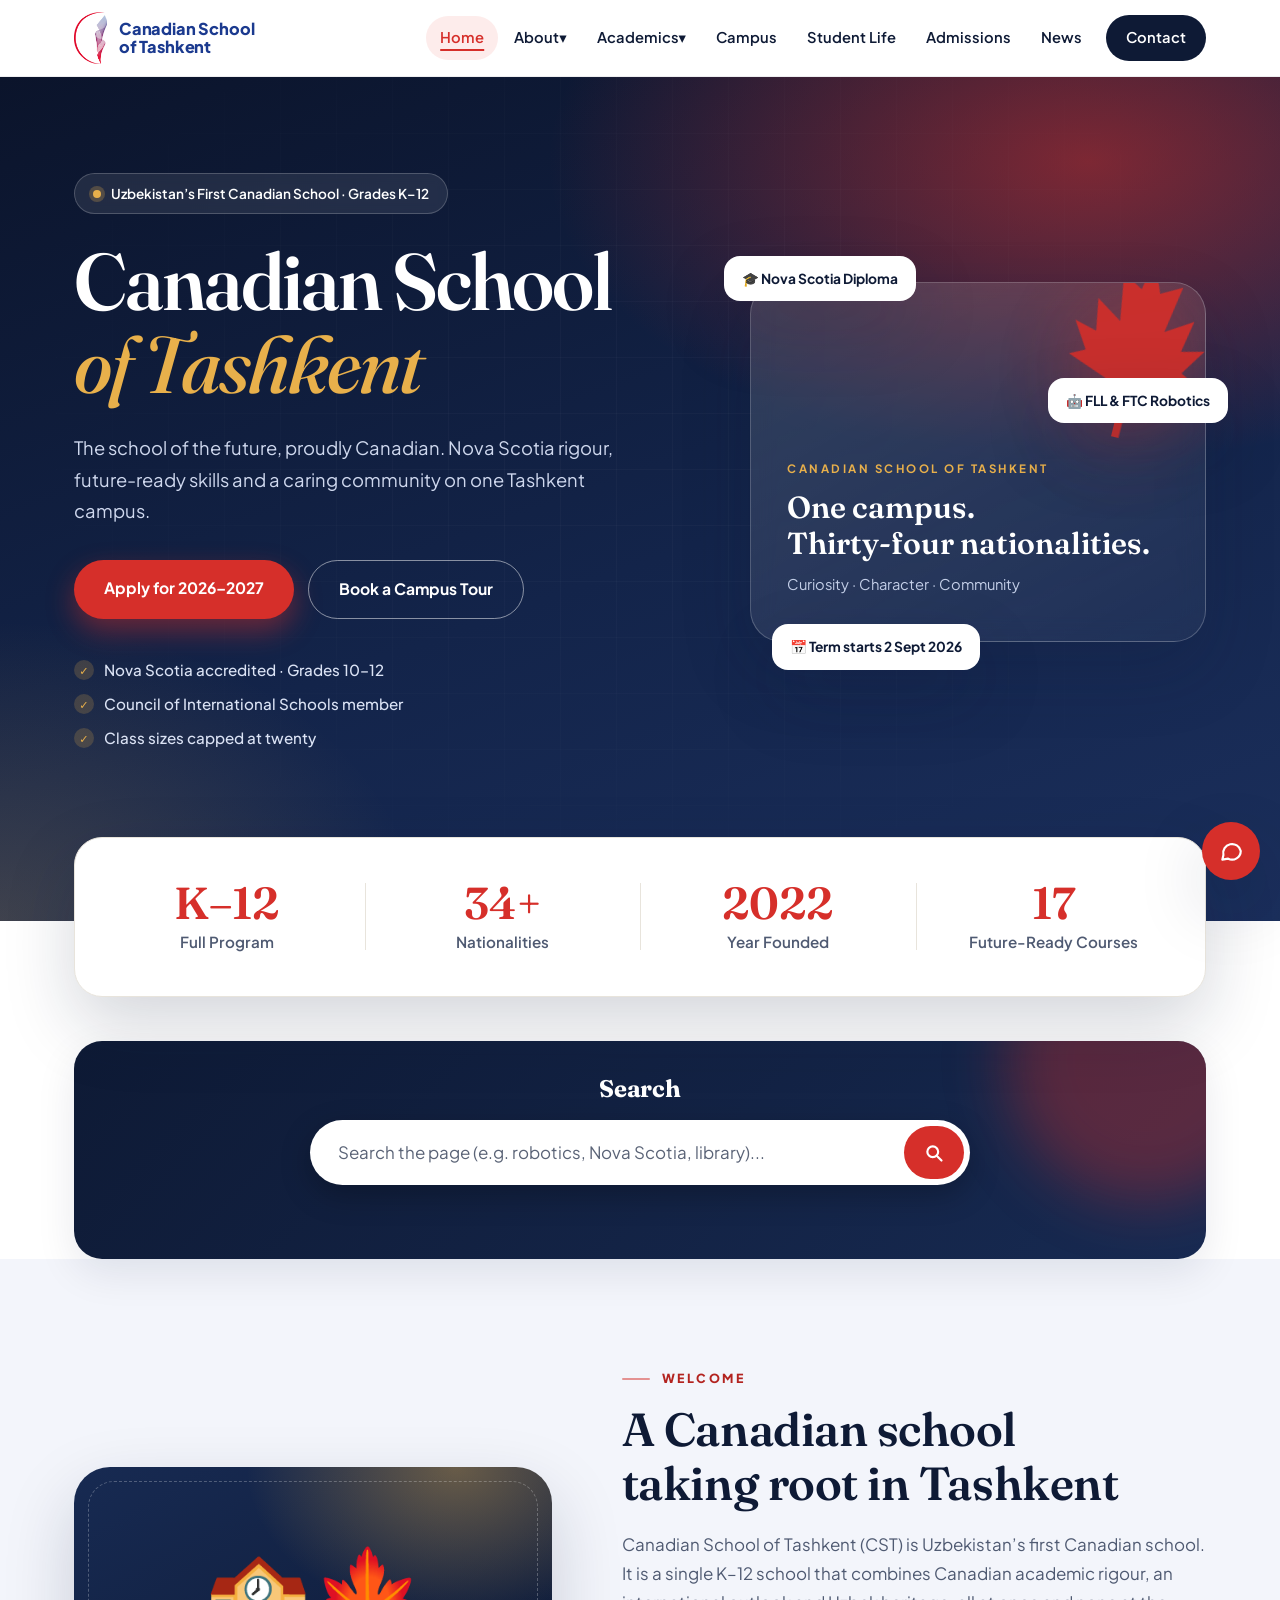
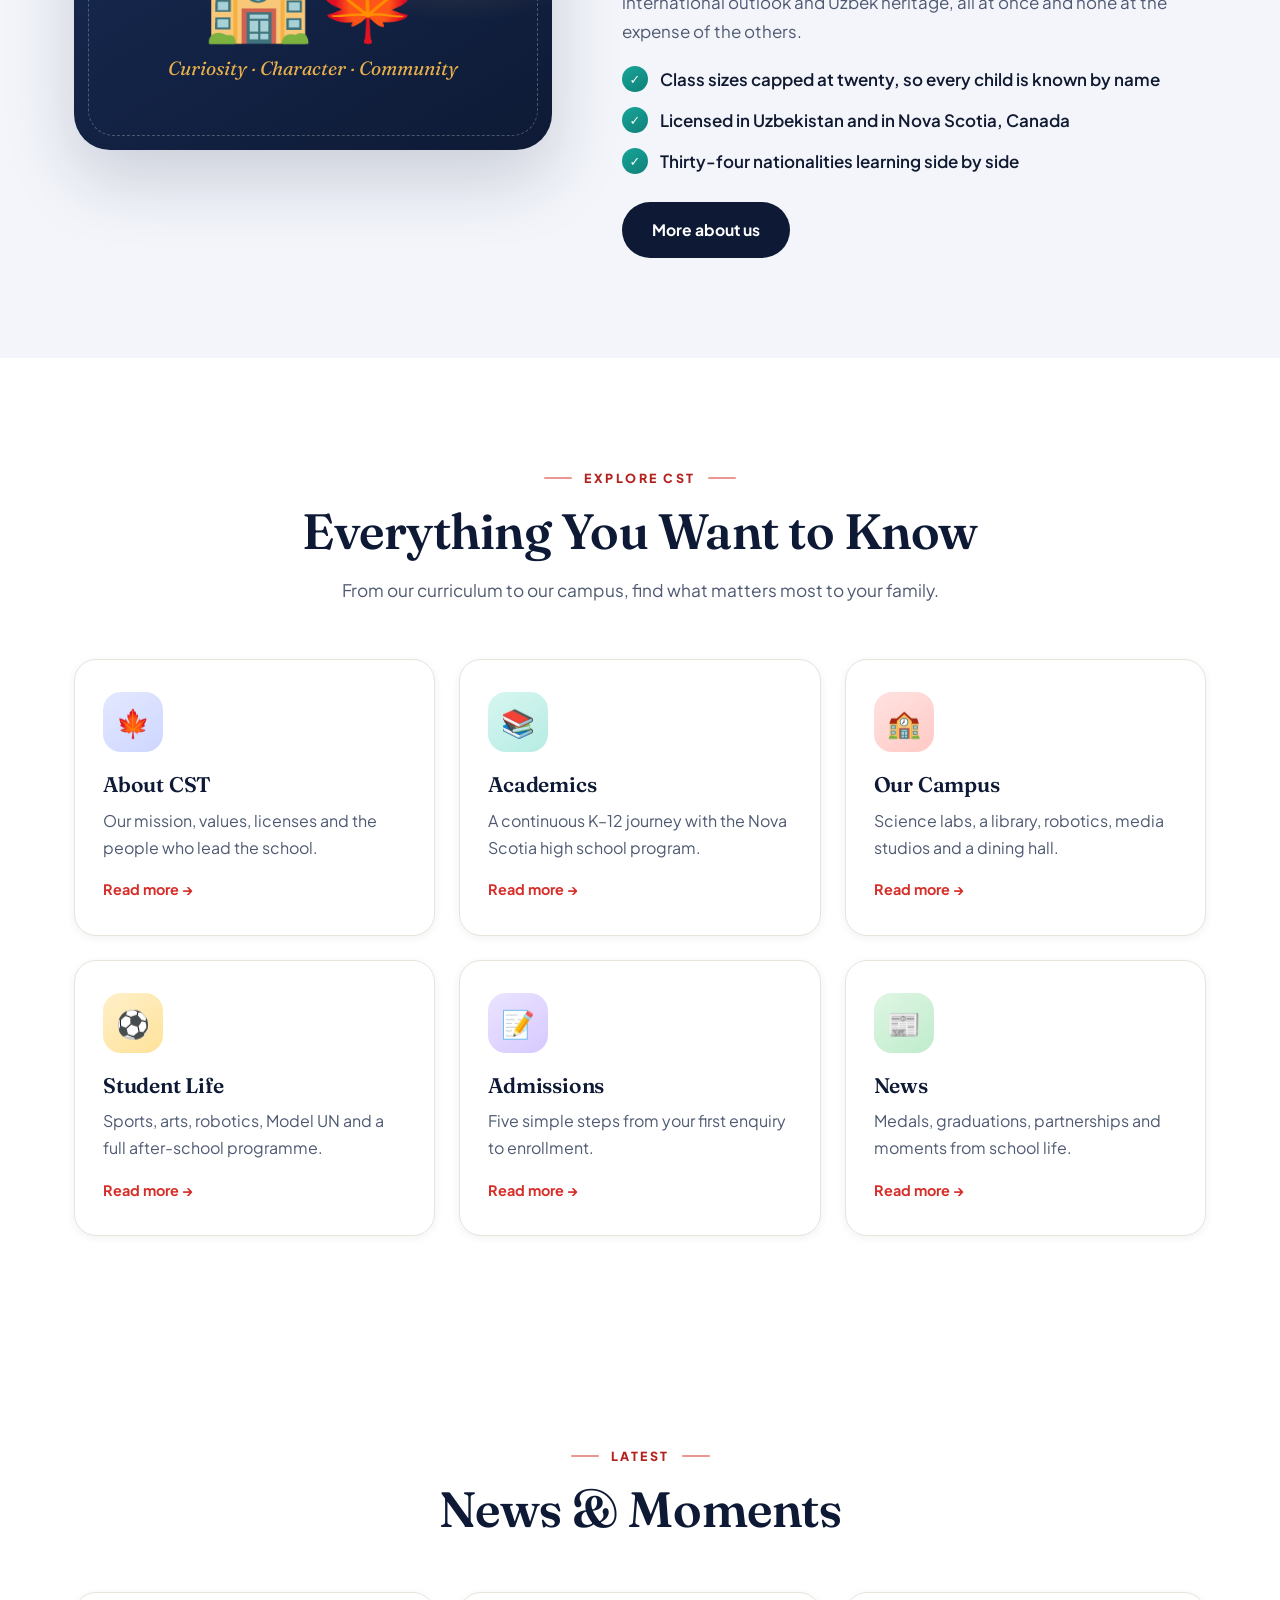
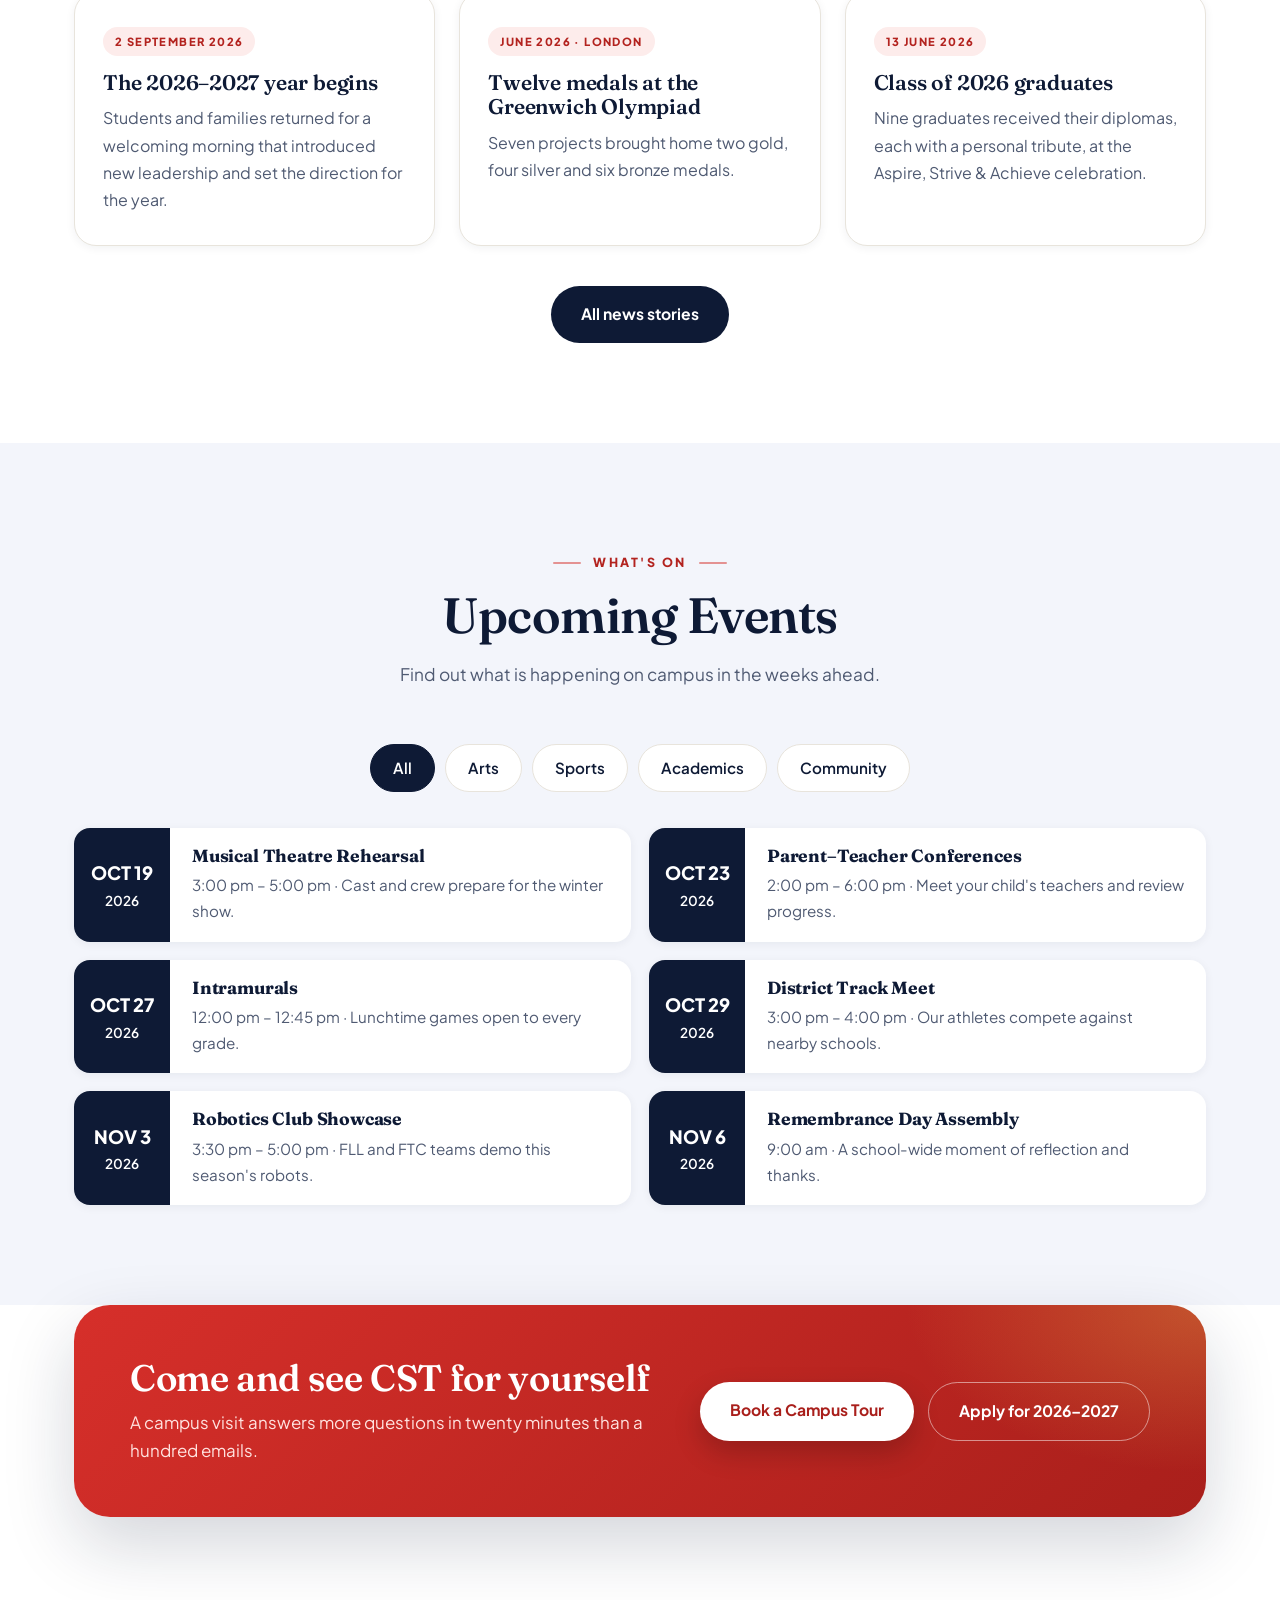
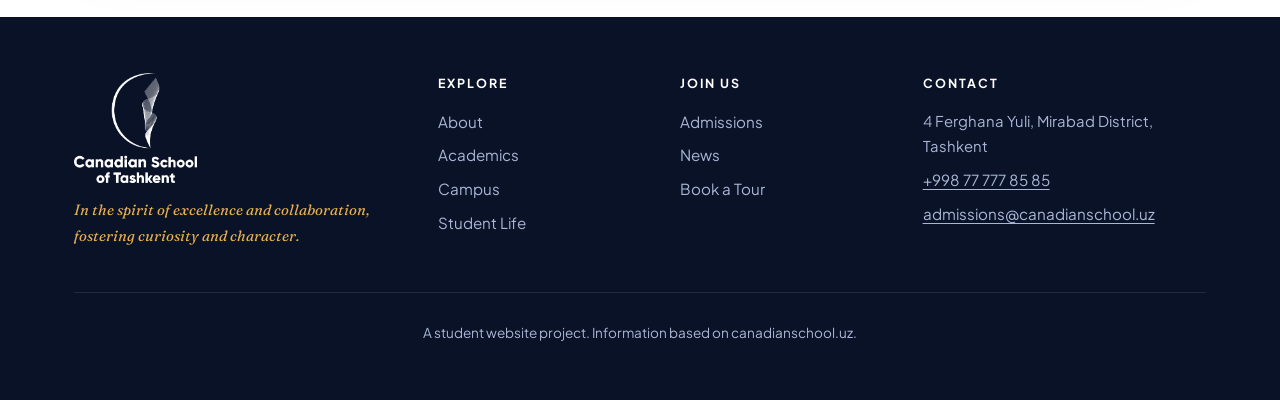
<file: school/index.html>
<!DOCTYPE html>
<html lang="en">
<head>
  <meta charset="UTF-8">
  <meta name="viewport" content="width=device-width, initial-scale=1.0">
  <meta name="description" content="Canadian School of Tashkent - Uzbekistan's first Canadian school, K-12, with a Nova Scotia licensed high school program.">
  <title>Canadian School of Tashkent</title>
  <link rel="preconnect" href="https://fonts.googleapis.com">
  <link rel="preconnect" href="https://fonts.gstatic.com" crossorigin>
  <link href="https://fonts.googleapis.com/css2?family=Fraunces:ital,opsz,wght@0,9..144,500;0,9..144,600;0,9..144,700;1,9..144,500;1,9..144,600&family=Plus+Jakarta+Sans:wght@400;500;600;700;800&display=swap" rel="stylesheet">
  <link rel="stylesheet" href="styles.css">
  <link rel="stylesheet" href="chatbot.css">
</head>
<body>
  <a class="skip-link" href="#main">Skip to main content</a>

  <!-- Navigation -->
  <header class="topbar">
    <div class="container">
      <a href="index.html" class="logo" aria-label="Canadian School of Tashkent, home"><img class="logo-mark" src="images/mark-color.png" alt="" width="35" height="56"><span class="logo-text">Canadian School<br>of Tashkent</span></a>
      <button class="menu-toggle" id="menuToggle" aria-label="Toggle menu" aria-expanded="false" aria-controls="mainNav">☰ Menu</button>
      <nav id="mainNav" aria-label="Main">
        <a href="index.html" class="active" aria-current="page">Home</a>
        <div class="dropdown">
          <a href="about.html">About <span aria-hidden="true">▾</span></a>
          <div class="submenu">
            <a href="about.html#mission">Mission &amp; Vision</a>
            <a href="about.html#values">Core Values</a>
            <a href="about.html#licenses">Licenses</a>
            <a href="about.html#leadership">Leadership</a>
          </div>
        </div>
        <div class="dropdown">
          <a href="academics.html">Academics <span aria-hidden="true">▾</span></a>
          <div class="submenu">
            <a href="academics.html#journey">The Journey, Ages 5–18</a>
            <a href="academics.html#program">How It Is Built</a>
            <a href="academics.html#future-ready">Future-Ready Studies</a>
            <a href="academics.html#nova-scotia">Nova Scotia Pathway</a>
          </div>
        </div>
        <a href="campus.html">Campus</a>
        <a href="student-life.html">Student Life</a>
        <a href="admissions.html">Admissions</a>
        <a href="news.html">News</a>
        <a href="contact.html" class="cta">Contact</a>
      </nav>
    </div>
  </header>

  <main id="main" tabindex="-1">

  <div class="hero" id="home">
    <div class="container hero-grid">
      <div class="hero-copy">
        <span class="badge"><i class="dot"></i> Uzbekistan’s First Canadian School · Grades K–12</span>
        <h1>Canadian School <em>of Tashkent</em></h1>
        <p class="lead">The school of the future, proudly Canadian. Nova Scotia rigour, future-ready skills and a caring community on one Tashkent campus.</p>
        <div class="hero-actions">
          <a href="admissions.html" class="btn btn-primary">Apply for 2026–2027</a>
          <a href="contact.html" class="btn btn-ghost">Book a Campus Tour</a>
        </div>
        <ul class="hero-points">
          <li>Nova Scotia accredited · Grades 10–12</li>
          <li>Council of International Schools member</li>
          <li>Class sizes capped at twenty</li>
        </ul>
      </div>

      <div class="hero-visual">
        <div class="hv-card main">
          <svg class="leaf" viewBox="0 0 100 100" aria-hidden="true">
            <path d="M50 4l7 17 11-6-4 25 14-9-3 17 12-3-9 14 8 4-22 8 2 18-12-2v14h-4V87l-12 2 2-18-22-8 8-4-9-14 12 3-3-17 14 9-4-25 11 6z" fill="currentColor"/>
          </svg>
          <span class="hv-label">Canadian School of Tashkent</span>
          <strong>One campus.<br>Thirty-four nationalities.</strong>
          <span class="hv-sub">Curiosity · Character · Community</span>
        </div>
        <div class="hv-chip c-a">🎓 Nova Scotia Diploma</div>
        <div class="hv-chip c-b">🤖 FLL &amp; FTC Robotics</div>
        <div class="hv-chip c-c">📅 Term starts 2 Sept 2026</div>
      </div>
    </div>
  </div>
  <div class="stats">
    <div class="container stats-grid">
      <div class="stat"><strong>K–12</strong><span>Full Program</span></div>
      <div class="stat"><strong>34+</strong><span>Nationalities</span></div>
      <div class="stat"><strong>2022</strong><span>Year Founded</span></div>
      <div class="stat"><strong>17</strong><span>Future-Ready Courses</span></div>
    </div>
  </div>
  <div class="search-section" id="search">
    <div class="container">
      <div class="search-box">
        <h2>Search</h2>
        <form class="search-form" id="searchForm" role="search">
          <input type="search" id="searchInput" placeholder="Search the page (e.g. robotics, Nova Scotia, library)..." aria-label="Search the page" autocomplete="off">
          <button type="button" class="clear" id="searchClear" aria-label="Clear search" hidden>✕</button>
          <button type="submit" aria-label="Search"><svg width="20" height="20" viewBox="0 0 24 24" fill="none" stroke="currentColor" stroke-width="2.6" stroke-linecap="round" aria-hidden="true"><circle cx="10.5" cy="10.5" r="6.5"/><path d="M15.5 15.5L21 21"/></svg></button>
        </form>
        <p class="search-status" id="searchStatus" aria-live="polite"></p>
      </div>
    </div>
  </div>
  <section id="intro" class="bg-sky">
    <div class="container">
      <div class="about-grid">
        <div class="about-visual" aria-hidden="true">
          🏫🍁
          <small>Curiosity · Character · Community</small>
        </div>
        <div class="about-text">
          <span class="eyebrow">Welcome</span>
          <h2>A Canadian school taking root in Tashkent</h2>
          <p>
            Canadian School of Tashkent (CST) is Uzbekistan’s first Canadian school. It
            is a single K–12 school that combines Canadian academic rigour, an international
            outlook and Uzbek heritage, all at once and none at the expense of the others.
          </p>
          <ul class="checks">
            <li>Class sizes capped at twenty, so every child is known by name</li>
            <li>Licensed in Uzbekistan and in Nova Scotia, Canada</li>
            <li>Thirty-four nationalities learning side by side</li>
          </ul>
          <a href="about.html" class="btn btn-dark" style="margin-top:26px;">More about us</a>
        </div>
      </div>
    </div>
  </section>

  <section id="explore">
    <div class="container">
      <div class="section-head">
        <span class="eyebrow">Explore CST</span>
        <h2>Everything You Want to Know</h2>
        <p>From our curriculum to our campus, find what matters most to your family.</p>
      </div>
      <div class="grid three">
        <a class="card link-card c1" href="about.html"><div class="icon" aria-hidden="true">🍁</div><h3>About CST</h3><p>Our mission, values, licenses and the people who lead the school.</p><span class="more" aria-hidden="true">Read more →</span></a>
        <a class="card link-card c2" href="academics.html"><div class="icon" aria-hidden="true">📚</div><h3>Academics</h3><p>A continuous K–12 journey with the Nova Scotia high school program.</p><span class="more" aria-hidden="true">Read more →</span></a>
        <a class="card link-card c3" href="campus.html"><div class="icon" aria-hidden="true">🏫</div><h3>Our Campus</h3><p>Science labs, a library, robotics, media studios and a dining hall.</p><span class="more" aria-hidden="true">Read more →</span></a>
        <a class="card link-card c4" href="student-life.html"><div class="icon" aria-hidden="true">⚽</div><h3>Student Life</h3><p>Sports, arts, robotics, Model UN and a full after-school programme.</p><span class="more" aria-hidden="true">Read more →</span></a>
        <a class="card link-card c5" href="admissions.html"><div class="icon" aria-hidden="true">📝</div><h3>Admissions</h3><p>Five simple steps from your first enquiry to enrollment.</p><span class="more" aria-hidden="true">Read more →</span></a>
        <a class="card link-card c6" href="news.html"><div class="icon" aria-hidden="true">📰</div><h3>News</h3><p>Medals, graduations, partnerships and moments from school life.</p><span class="more" aria-hidden="true">Read more →</span></a>
      </div>
    </div>
  </section>

  <section id="latest">
    <div class="container">
      <div class="section-head">
        <span class="eyebrow">Latest</span>
        <h2>News &amp; Moments</h2>
      </div>
      <div class="grid">
        <div class="card news"><span class="date">2 September 2026</span><h3>The 2026–2027 year begins</h3><p>Students and families returned for a welcoming morning that introduced new leadership and set the direction for the year.</p></div>
        <div class="card news"><span class="date">June 2026 · London</span><h3>Twelve medals at the Greenwich Olympiad</h3><p>Seven projects brought home two gold, four silver and six bronze medals.</p></div>
        <div class="card news"><span class="date">13 June 2026</span><h3>Class of 2026 graduates</h3><p>Nine graduates received their diplomas, each with a personal tribute, at the Aspire, Strive &amp; Achieve celebration.</p></div>
      </div>
      <p style="text-align:center; margin-top:40px;"><a href="news.html" class="btn btn-dark">All news stories</a></p>
    </div>
  </section>

  <section id="events" class="bg-sky">
    <div class="container">
      <div class="section-head">
        <span class="eyebrow">What's On</span>
        <h2>Upcoming Events</h2>
        <p>Find out what is happening on campus in the weeks ahead.</p>
      </div>
      <div class="event-filters" role="group" aria-label="Filter events by category">
        <button type="button" class="filter-btn active" data-filter="all" aria-pressed="true">All</button>
        <button type="button" class="filter-btn" data-filter="arts" aria-pressed="false">Arts</button>
        <button type="button" class="filter-btn" data-filter="sports" aria-pressed="false">Sports</button>
        <button type="button" class="filter-btn" data-filter="academics" aria-pressed="false">Academics</button>
        <button type="button" class="filter-btn" data-filter="community" aria-pressed="false">Community</button>
      </div>
      <ul class="event-list" id="eventList">
        <li class="event" data-category="arts">
          <time class="event-date" datetime="2026-10-19"><span>Oct 19</span>2026</time>
          <div class="event-body"><h3>Musical Theatre Rehearsal</h3><p>3:00 pm – 5:00 pm · Cast and crew prepare for the winter show.</p></div>
        </li>
        <li class="event" data-category="community">
          <time class="event-date" datetime="2026-10-23"><span>Oct 23</span>2026</time>
          <div class="event-body"><h3>Parent–Teacher Conferences</h3><p>2:00 pm – 6:00 pm · Meet your child's teachers and review progress.</p></div>
        </li>
        <li class="event" data-category="sports">
          <time class="event-date" datetime="2026-10-27"><span>Oct 27</span>2026</time>
          <div class="event-body"><h3>Intramurals</h3><p>12:00 pm – 12:45 pm · Lunchtime games open to every grade.</p></div>
        </li>
        <li class="event" data-category="sports">
          <time class="event-date" datetime="2026-10-29"><span>Oct 29</span>2026</time>
          <div class="event-body"><h3>District Track Meet</h3><p>3:00 pm – 4:00 pm · Our athletes compete against nearby schools.</p></div>
        </li>
        <li class="event" data-category="academics">
          <time class="event-date" datetime="2026-11-03"><span>Nov 3</span>2026</time>
          <div class="event-body"><h3>Robotics Club Showcase</h3><p>3:30 pm – 5:00 pm · FLL and FTC teams demo this season's robots.</p></div>
        </li>
        <li class="event" data-category="community">
          <time class="event-date" datetime="2026-11-06"><span>Nov 6</span>2026</time>
          <div class="event-body"><h3>Remembrance Day Assembly</h3><p>9:00 am · A school-wide moment of reflection and thanks.</p></div>
        </li>
      </ul>
      <p class="event-empty" id="eventEmpty" hidden>No events in this category right now.</p>
    </div>
  </section>

  <section class="cta-section">
    <div class="container">
      <div class="cta-band">
        <div>
          <h2>Come and see CST for yourself</h2>
          <p>A campus visit answers more questions in twenty minutes than a hundred emails.</p>
        </div>
        <div class="cta-actions">
          <a href="contact.html" class="btn btn-primary">Book a Campus Tour</a>
          <a href="admissions.html" class="btn btn-ghost">Apply for 2026–2027</a>
        </div>
      </div>
    </div>
  </section>
  </main>


  <footer>
    <div class="container">
      <div class="foot-grid">
        <div class="foot-brand">
          <a href="index.html" class="logo" aria-label="Canadian School of Tashkent, home"><img src="images/logo-white.png" alt="Canadian School of Tashkent" width="86" height="77"></a>
          <p class="motto">In the spirit of excellence and collaboration, fostering curiosity and character.</p>
        </div>
        <div>
          <h4>Explore</h4>
          <a href="about.html">About</a>
          <a href="academics.html">Academics</a>
          <a href="campus.html">Campus</a>
          <a href="student-life.html">Student Life</a>
        </div>
        <div>
          <h4>Join Us</h4>
          <a href="admissions.html">Admissions</a>
          <a href="news.html">News</a>
          <a href="contact.html">Book a Tour</a>
        </div>
        <div>
          <h4>Contact</h4>
          <p>4 Ferghana Yuli, Mirabad District, Tashkent</p>
          <p><a href="tel:+998777778585">+998 77 777 85 85</a></p>
          <p><a href="mailto:admissions@canadianschool.uz">admissions@canadianschool.uz</a></p>
        </div>
      </div>
      <p class="foot-note">A student website project. Information based on canadianschool.uz.</p>
    </div>
  </footer>

  <script src="script.js"></script>
  <script src="chatbot.js"></script>

</body>
</html>
</file>
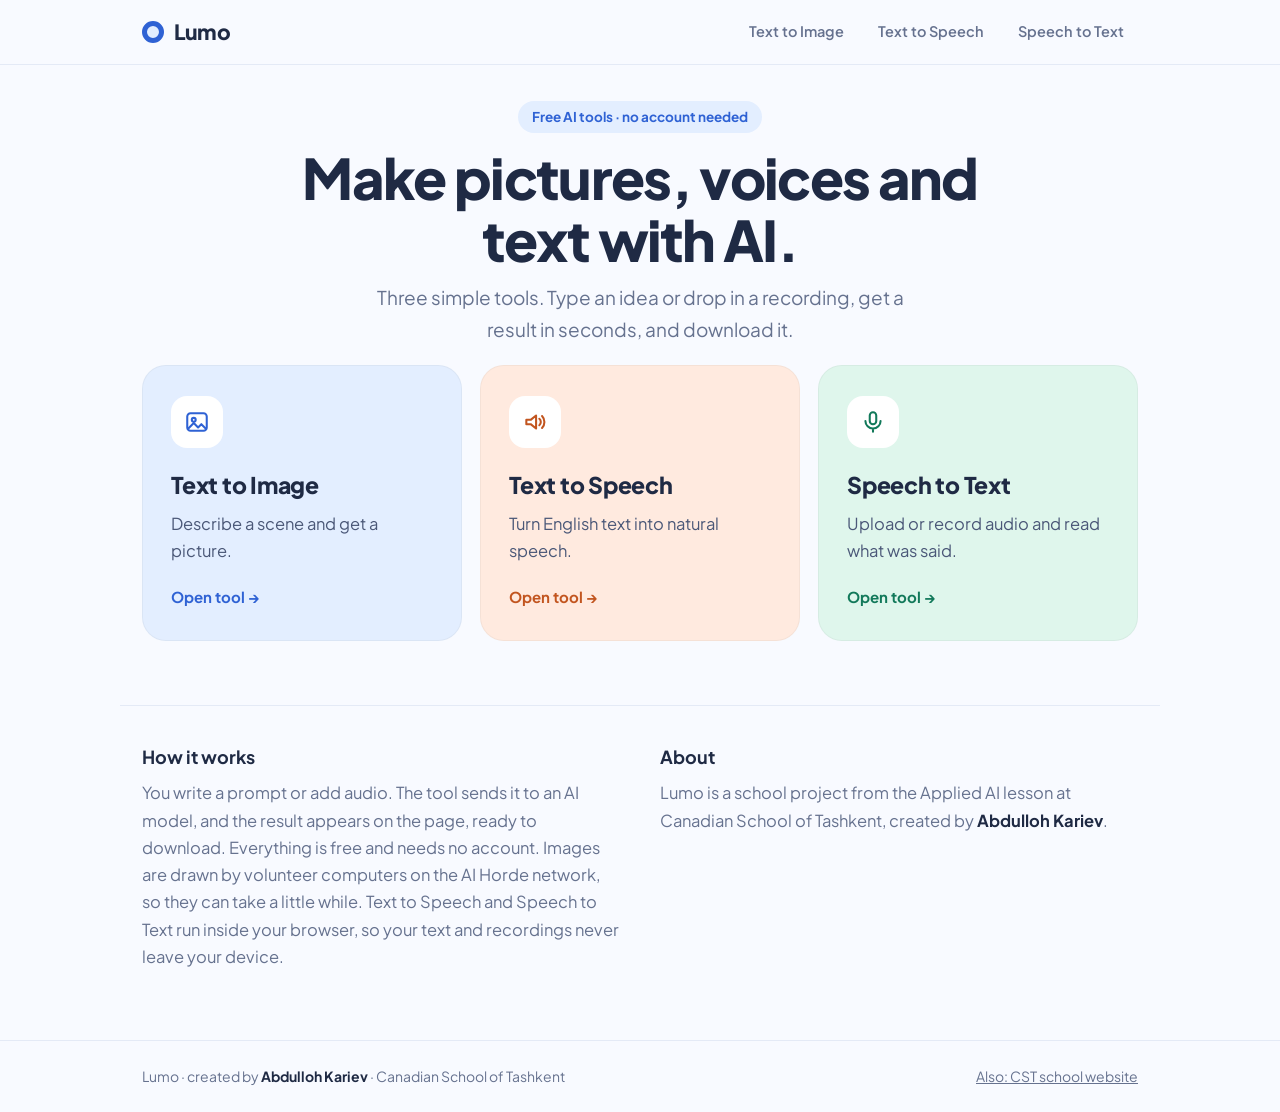
<file: site/index.html>
<!doctype html>
<html lang="en">
<head>
<meta charset="utf-8">
<meta name="viewport" content="width=device-width,initial-scale=1">
<title>Lumo – Free AI Tools</title>
<meta name="description" content="Lumo: free AI tools to turn text into images, text into speech, and speech into text. A school project by Abdulloh Kariev.">
<link rel="icon" href="data:,">
<link rel="preconnect" href="https://fonts.googleapis.com"><link rel="preconnect" href="https://fonts.gstatic.com" crossorigin>
<link href="https://fonts.googleapis.com/css2?family=Plus+Jakarta+Sans:wght@400;500;600;700;800&display=swap" rel="stylesheet">
<link rel="stylesheet" href="style.css">
</head>
<body>
<header class="top"><div class="wrap">
  <a href="#home" class="brand"><span class="mark"></span>Lumo</a>
  <nav>
    <a href="#image" data-nav="image">Text to Image</a>
    <a href="#speech" data-nav="speech">Text to Speech</a>
    <a href="#transcribe" data-nav="transcribe">Speech to Text</a>
  </nav>
</div></header>

<main>
<!-- HOME -->
<section class="view" id="v-home">
  <div class="wrap hero">
    <p class="kicker">Free AI tools · no account needed</p>
    <h1>Make pictures, voices and text with AI.</h1>
    <p class="lead">Three simple tools. Type an idea or drop in a recording, get a result in seconds, and download it.</p>
  </div>
  <div class="wrap tools">
    <a class="tool t-blue" href="#image"><span class="ico"><svg viewBox="0 0 24 24"><rect x="3" y="4" width="18" height="16" rx="3"/><circle cx="9" cy="10" r="1.8"/><path d="M4 18l5-5 4 4 3-3 4 4"/></svg></span><h2>Text to Image</h2><p>Describe a scene and get a picture.</p><span class="go">Open tool →</span></a>
    <a class="tool t-peach" href="#speech"><span class="ico"><svg viewBox="0 0 24 24"><path d="M4 10v4h4l5 4V6L8 10H4z"/><path d="M16 9a4 4 0 010 6M18.5 6.5a8 8 0 010 11"/></svg></span><h2>Text to Speech</h2><p>Turn English text into natural speech.</p><span class="go">Open tool →</span></a>
    <a class="tool t-mint" href="#transcribe"><span class="ico"><svg viewBox="0 0 24 24"><rect x="9" y="3" width="6" height="11" rx="3"/><path d="M5 11a7 7 0 0014 0M12 18v3"/></svg></span><h2>Speech to Text</h2><p>Upload or record audio and read what was said.</p><span class="go">Open tool →</span></a>
  </div>
  <div class="wrap about">
    <div>
      <h3>How it works</h3>
      <p>You write a prompt or add audio. The tool sends it to an AI model, and the result appears on the page, ready to download. Everything is free and needs no account. Images are drawn by volunteer computers on the AI Horde network, so they can take a little while. Text to Speech and Speech to Text run inside your browser, so your text and recordings never leave your device.</p>
    </div>
    <div>
      <h3>About</h3>
      <p>Lumo is a school project from the Applied AI lesson at Canadian School of Tashkent, created by <b>Abdulloh Kariev</b>.</p>
    </div>
  </div>
</section>

<!-- TEXT TO IMAGE -->
<section class="view" id="v-image">
  <div class="wrap">
    <a class="back" href="#home">← All tools</a>
    <div class="titlebar t-blue"><h1>Text to Image</h1><p>Describe what you want to see. Be specific about style, light and mood. Images are drawn by volunteer computers, so it can take from 10 seconds to a few minutes.</p></div>
    <div class="work t-blue">
      <div class="card">
        <label for="ip">Your prompt</label>
        <textarea id="ip" maxlength="400" placeholder="A cozy cabin in a snowy forest at dusk, warm light in the windows"></textarea>
        <div class="chips" data-for="ip">
          <button type="button" class="chip">a watercolor painting of a sailboat at sunrise</button>
          <button type="button" class="chip">a friendly robot reading a book, flat illustration</button>
          <button type="button" class="chip">a mountain village in spring, soft light</button>
        </div>
        <label>Shape</label>
        <div class="seg" id="isize">
          <button type="button" class="on" data-w="512" data-h="512">Square</button>
          <button type="button" data-w="640" data-h="384">Wide</button>
          <button type="button" data-w="384" data-h="640">Tall</button>
        </div>
        <button class="btn" id="ib">Generate image</button>
      </div>
      <div class="card result">
        <div class="out" id="io"><p class="hint">Your image will appear here.</p></div>
        <div class="actions" id="ia" hidden><a class="btn ghost" id="idl" download="lumo-image.webp">Download image</a></div>
      </div>
    </div>
    <div class="recent t-blue" id="irecent" hidden><h3>This session</h3><div class="thumbs" id="ithumbs"></div></div>
  </div>
</section>

<!-- TEXT TO SPEECH -->
<section class="view" id="v-speech">
  <div class="wrap">
    <a class="back" href="#home">← All tools</a>
    <div class="titlebar t-peach"><h1>Text to Speech</h1><p>Type English text, choose a voice, and listen. Download the audio when it is ready. The first time it downloads a voice model (about 90 MB).</p></div>
    <div class="work t-peach">
      <div class="card">
        <label for="tp">Your text</label>
        <textarea id="tp" maxlength="500" placeholder="Hello! Welcome to Lumo, a school AI project."></textarea>
        <p class="count"><span id="tcount">0</span> / 500</p>
        <label for="tv">Voice</label>
        <select id="tv"><option value="af_heart">Heart (female, US)</option><option value="af_bella">Bella (female, US)</option><option value="af_nicole">Nicole (female, US)</option><option value="am_michael">Michael (male, US)</option><option value="am_adam">Adam (male, US)</option><option value="bf_emma">Emma (female, UK)</option><option value="bm_george">George (male, UK)</option></select>
        <button class="btn" id="tb">Create audio</button>
      </div>
      <div class="card result">
        <div class="out" id="to"><p class="hint">Your audio will appear here.</p></div>
        <div class="actions" id="ta" hidden><a class="btn ghost" id="tdl" download="lumo-speech.wav">Download audio</a></div>
      </div>
    </div>
  </div>
</section>

<!-- SPEECH TO TEXT -->
<section class="view" id="v-transcribe">
  <div class="wrap">
    <a class="back" href="#home">← All tools</a>
    <div class="titlebar t-mint"><h1>Speech to Text</h1><p>Upload an audio file or record your voice. The AI runs in your browser, so nothing is uploaded.</p></div>
    <div class="work t-mint">
      <div class="card">
        <label for="sf">Audio file</label>
        <input type="file" id="sf" accept="audio/*,video/*">
        <p class="or">or</p>
        <button class="btn ghost" id="rec" type="button">Record with microphone</button>
        <audio id="sp" controls hidden></audio>
        <label for="sl">Language</label>
        <select id="sl"><option value="">Auto-detect</option><option value="english">English</option><option value="russian">Russian</option><option value="uzbek">Uzbek</option></select>
        <button class="btn" id="sb">Transcribe</button>
        <p class="small">The first run downloads a small speech model (about 40 MB). After that it is fast.</p>
      </div>
      <div class="card result">
        <div class="out" id="so"><p class="hint">Your transcript will appear here.</p></div>
        <div class="actions" id="sa" hidden><button class="btn ghost" id="scopy" type="button">Copy text</button><a class="btn ghost" id="sdl" download="lumo-transcript.txt">Download .txt</a></div>
      </div>
    </div>
  </div>
</section>
</main>

<footer><div class="wrap"><span>Lumo · created by <b>Abdulloh Kariev</b> · Canadian School of Tashkent</span><a href="school/index.html">Also: CST school website</a></div></footer>
<script src="app.js"></script>
</body>
</html>
</file>
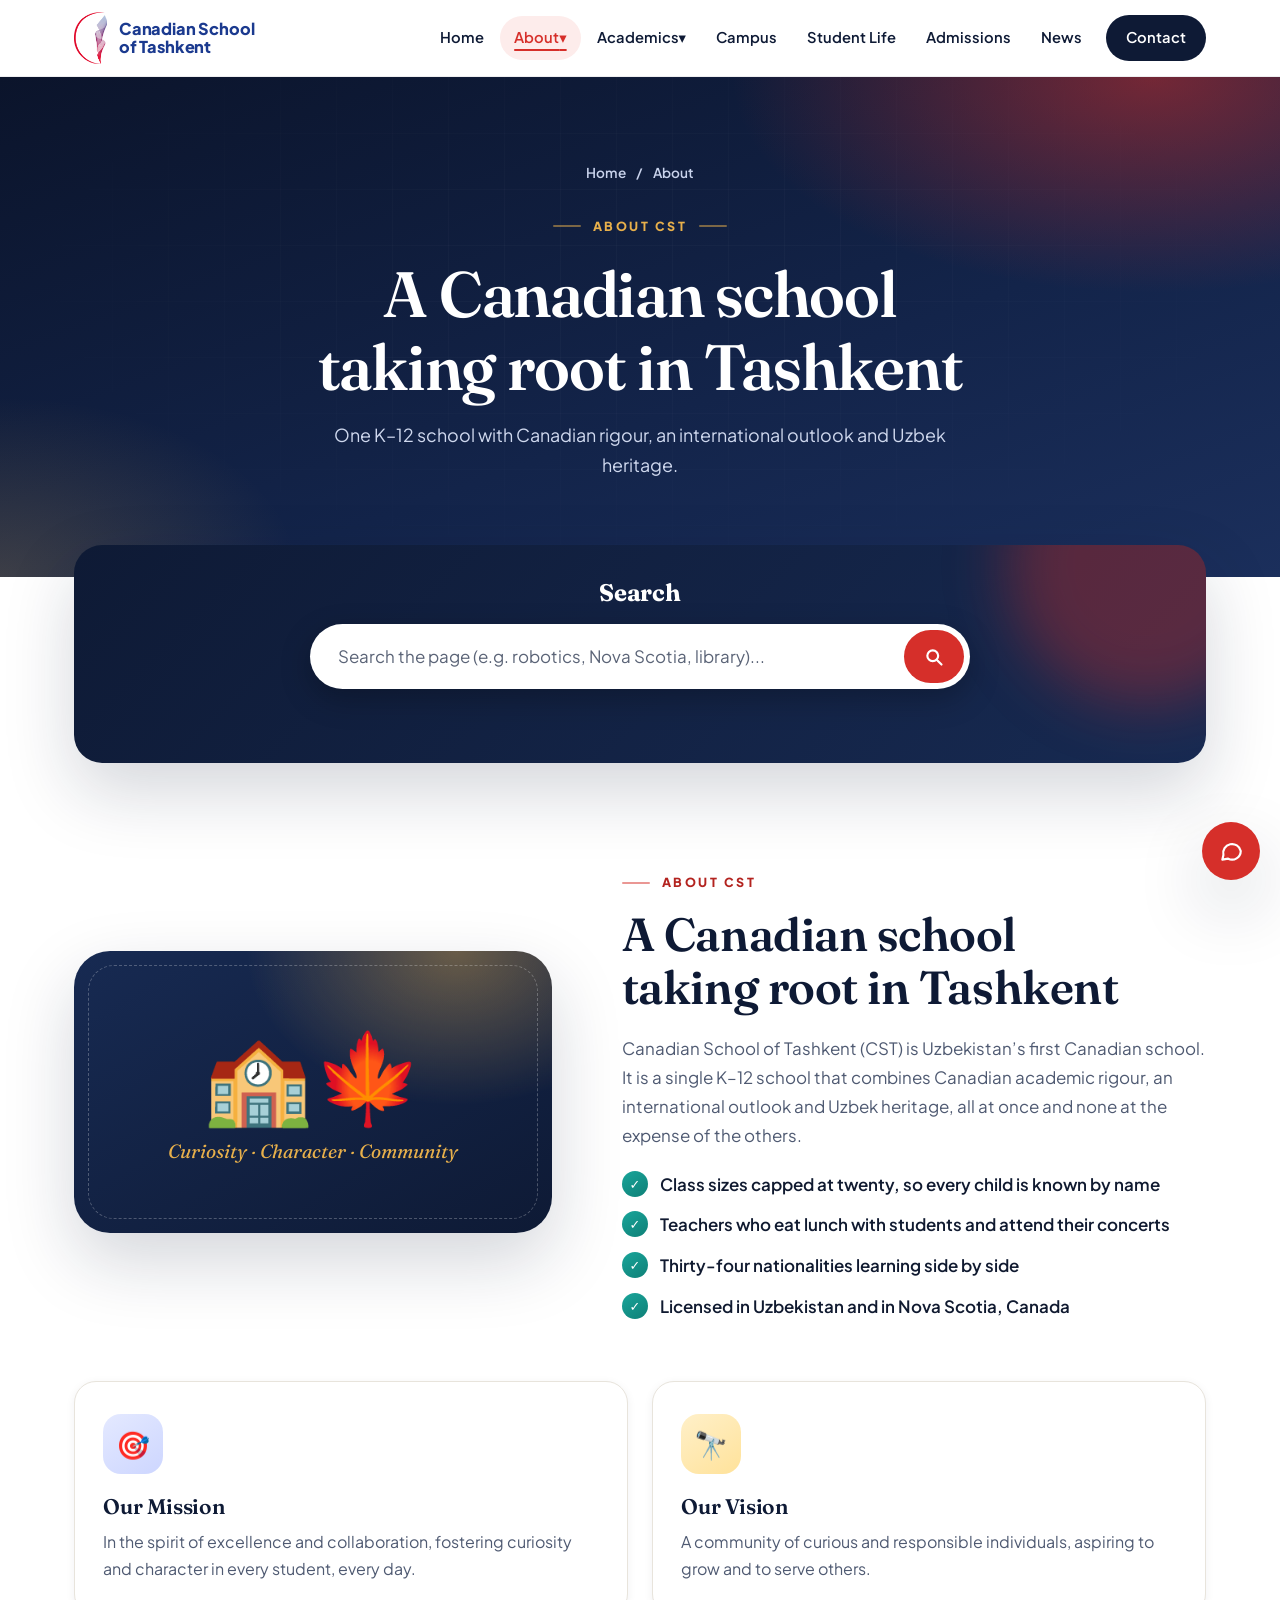
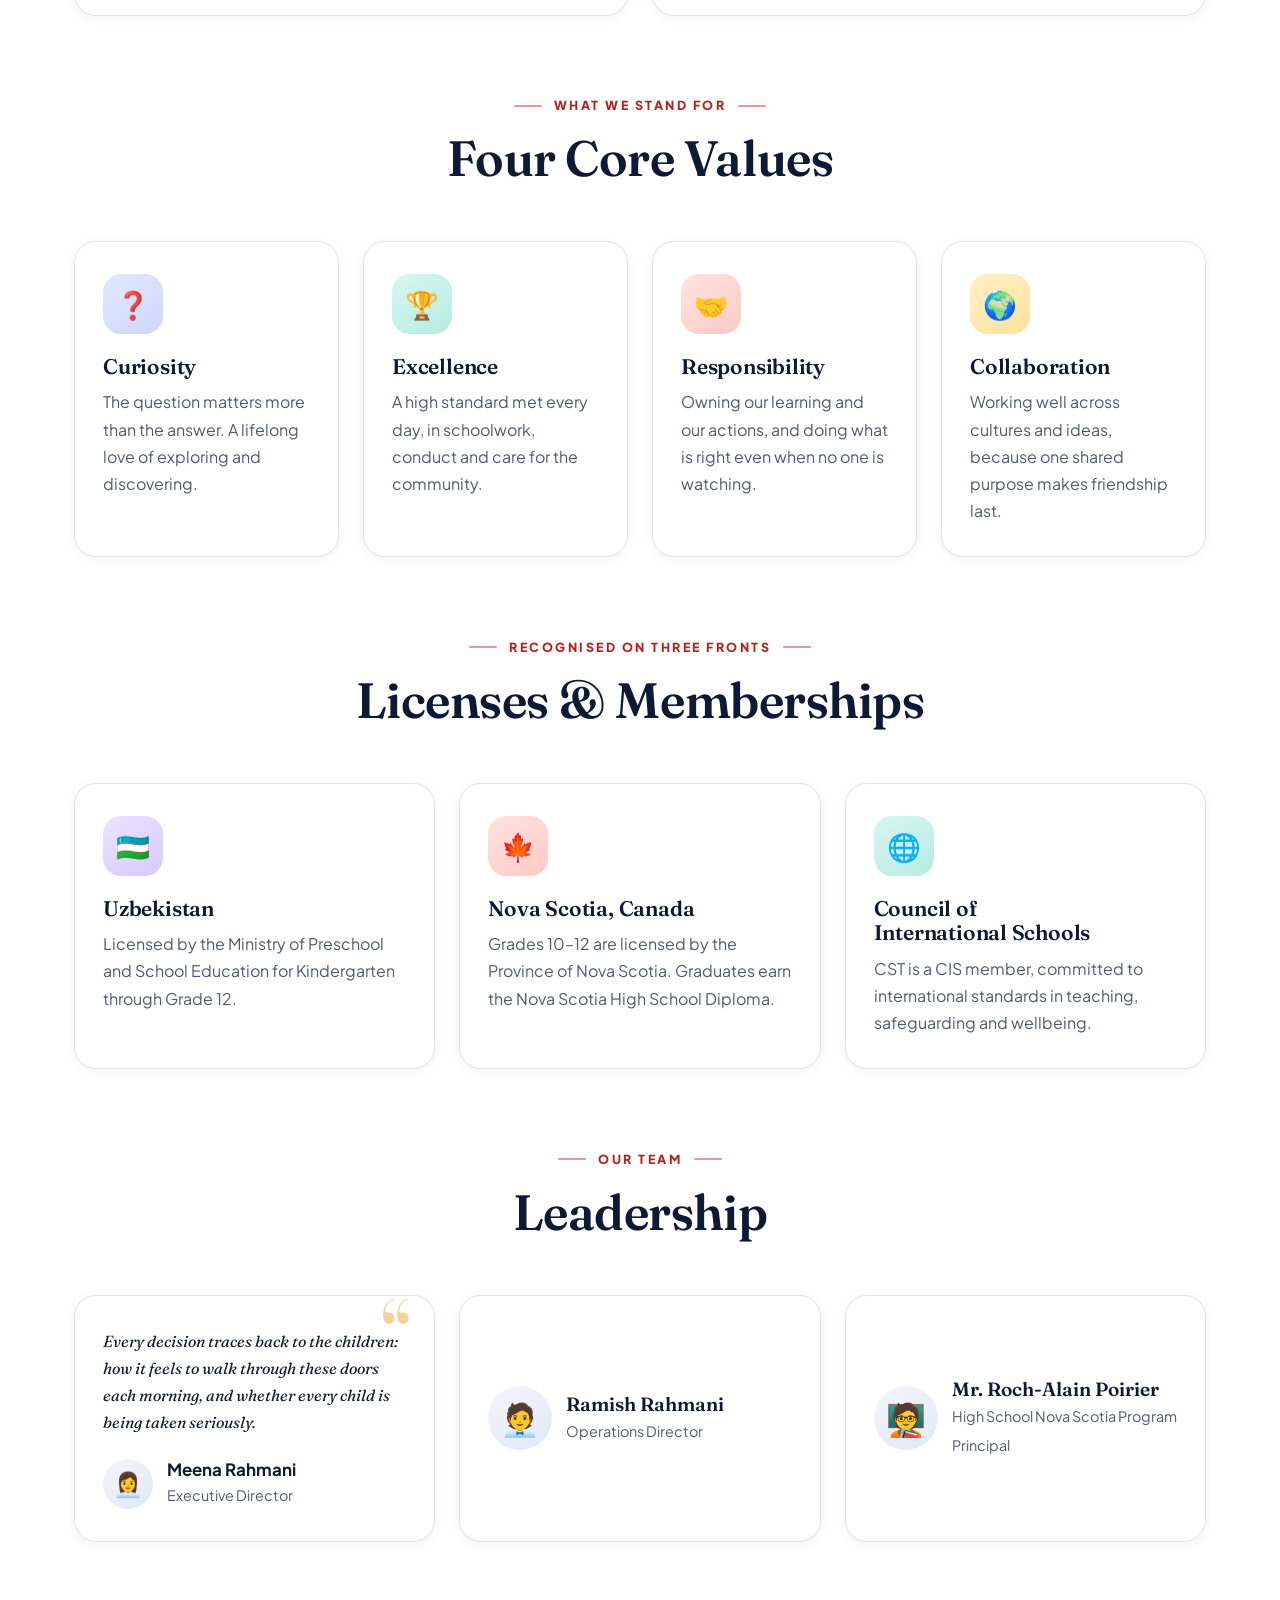
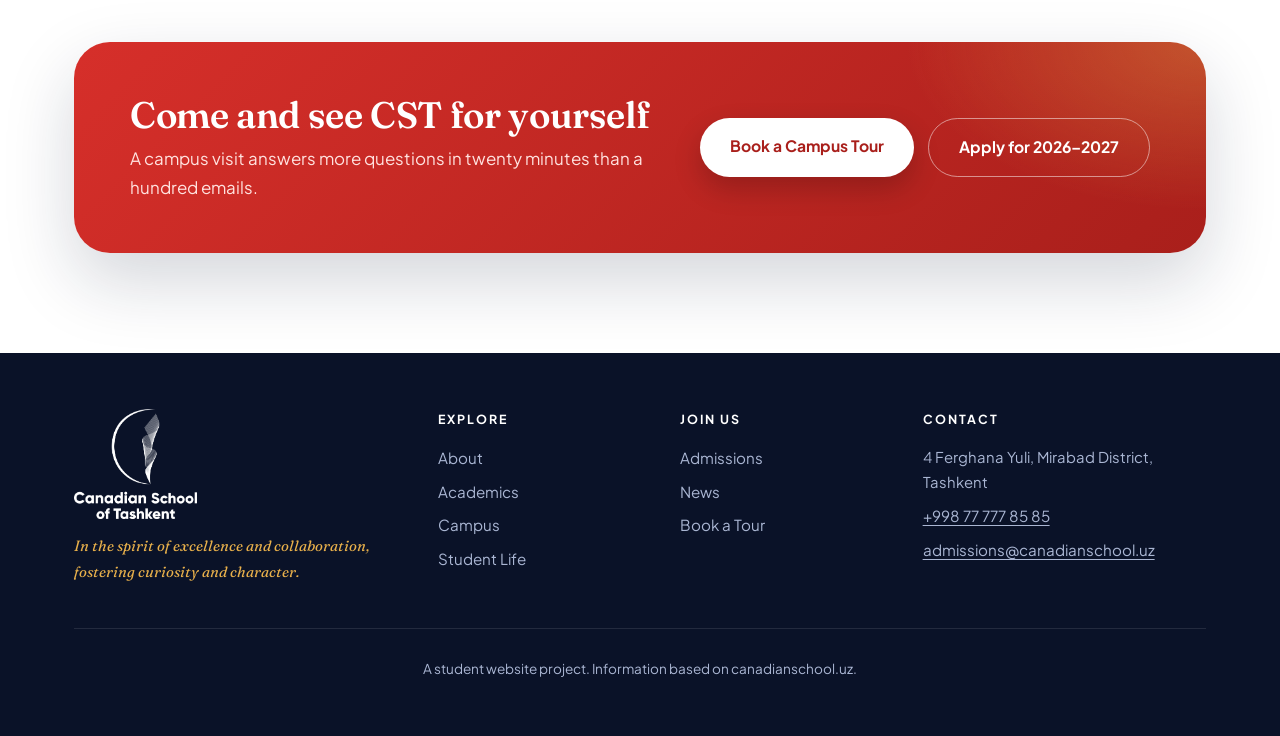
<file: school/about.html>
<!DOCTYPE html>
<html lang="en">
<head>
  <meta charset="UTF-8">
  <meta name="viewport" content="width=device-width, initial-scale=1.0">
  <meta name="description" content="Mission, vision, core values, licenses and leadership of Canadian School of Tashkent.">
  <title>About | Canadian School of Tashkent</title>
  <link rel="preconnect" href="https://fonts.googleapis.com">
  <link rel="preconnect" href="https://fonts.gstatic.com" crossorigin>
  <link href="https://fonts.googleapis.com/css2?family=Fraunces:ital,opsz,wght@0,9..144,500;0,9..144,600;0,9..144,700;1,9..144,500;1,9..144,600&family=Plus+Jakarta+Sans:wght@400;500;600;700;800&display=swap" rel="stylesheet">
  <link rel="stylesheet" href="styles.css">
  <link rel="stylesheet" href="chatbot.css">
</head>
<body>
  <a class="skip-link" href="#main">Skip to main content</a>

  <!-- Navigation -->
  <header class="topbar">
    <div class="container">
      <a href="index.html" class="logo" aria-label="Canadian School of Tashkent, home"><img class="logo-mark" src="images/mark-color.png" alt="" width="35" height="56"><span class="logo-text">Canadian School<br>of Tashkent</span></a>
      <button class="menu-toggle" id="menuToggle" aria-label="Toggle menu" aria-expanded="false" aria-controls="mainNav">☰ Menu</button>
      <nav id="mainNav" aria-label="Main">
        <a href="index.html">Home</a>
        <div class="dropdown">
          <a href="about.html" class="active" aria-current="page">About <span aria-hidden="true">▾</span></a>
          <div class="submenu">
            <a href="about.html#mission">Mission &amp; Vision</a>
            <a href="about.html#values">Core Values</a>
            <a href="about.html#licenses">Licenses</a>
            <a href="about.html#leadership">Leadership</a>
          </div>
        </div>
        <div class="dropdown">
          <a href="academics.html">Academics <span aria-hidden="true">▾</span></a>
          <div class="submenu">
            <a href="academics.html#journey">The Journey, Ages 5–18</a>
            <a href="academics.html#program">How It Is Built</a>
            <a href="academics.html#future-ready">Future-Ready Studies</a>
            <a href="academics.html#nova-scotia">Nova Scotia Pathway</a>
          </div>
        </div>
        <a href="campus.html">Campus</a>
        <a href="student-life.html">Student Life</a>
        <a href="admissions.html">Admissions</a>
        <a href="news.html">News</a>
        <a href="contact.html" class="cta">Contact</a>
      </nav>
    </div>
  </header>

  <main id="main" tabindex="-1">

  <div class="page-hero">
    <div class="container">
      <div class="crumbs"><a href="index.html">Home</a><span>/</span><span>About</span></div>
      <span class="eyebrow">About CST</span>
      <h1>A Canadian school taking root in Tashkent</h1>
      <p>One K–12 school with Canadian rigour, an international outlook and Uzbek heritage.</p>
    </div>
  </div>

  <div class="search-section" id="search">
    <div class="container">
      <div class="search-box">
        <h2>Search</h2>
        <form class="search-form" id="searchForm" role="search">
          <input type="search" id="searchInput" placeholder="Search the page (e.g. robotics, Nova Scotia, library)..." aria-label="Search the page" autocomplete="off">
          <button type="button" class="clear" id="searchClear" aria-label="Clear search" hidden>✕</button>
          <button type="submit" aria-label="Search"><svg width="20" height="20" viewBox="0 0 24 24" fill="none" stroke="currentColor" stroke-width="2.6" stroke-linecap="round" aria-hidden="true"><circle cx="10.5" cy="10.5" r="6.5"/><path d="M15.5 15.5L21 21"/></svg></button>
        </form>
        <p class="search-status" id="searchStatus" aria-live="polite"></p>
      </div>
    </div>
  </div>
  <section id="about">
    <div class="container">
      <div class="about-grid">
        <div class="about-visual" aria-hidden="true">
          🏫🍁
          <small>Curiosity · Character · Community</small>
        </div>
        <div class="about-text">
          <span class="eyebrow">About CST</span>
          <h2>A Canadian school taking root in Tashkent</h2>
          <p>
            Canadian School of Tashkent (CST) is Uzbekistan’s first Canadian school. It
            is a single K–12 school that combines Canadian academic rigour, an international
            outlook and Uzbek heritage, all at once and none at the expense of the others.
          </p>
          <ul class="checks">
            <li>Class sizes capped at twenty, so every child is known by name</li>
            <li>Teachers who eat lunch with students and attend their concerts</li>
            <li>Thirty-four nationalities learning side by side</li>
            <li>Licensed in Uzbekistan and in Nova Scotia, Canada</li>
          </ul>
        </div>
      </div>

      <div class="grid two" id="mission" style="margin-top:60px;">
        <div class="card c1">
          <div class="icon" aria-hidden="true">🎯</div>
          <h3>Our Mission</h3>
          <p>In the spirit of excellence and collaboration, fostering curiosity and character in every student, every day.</p>
        </div>
        <div class="card c4">
          <div class="icon" aria-hidden="true">🔭</div>
          <h3>Our Vision</h3>
          <p>A community of curious and responsible individuals, aspiring to grow and to serve others.</p>
        </div>
      </div>

      <div class="section-head" id="values" style="margin-top:70px;">
        <span class="eyebrow">What We Stand For</span>
        <h2>Four Core Values</h2>
      </div>
      <div class="grid">
        <div class="card c1"><div class="icon" aria-hidden="true">❓</div><h3>Curiosity</h3><p>The question matters more than the answer. A lifelong love of exploring and discovering.</p></div>
        <div class="card c2"><div class="icon" aria-hidden="true">🏆</div><h3>Excellence</h3><p>A high standard met every day, in schoolwork, conduct and care for the community.</p></div>
        <div class="card c3"><div class="icon" aria-hidden="true">🤝</div><h3>Responsibility</h3><p>Owning our learning and our actions, and doing what is right even when no one is watching.</p></div>
        <div class="card c4"><div class="icon" aria-hidden="true">🌍</div><h3>Collaboration</h3><p>Working well across cultures and ideas, because one shared purpose makes friendship last.</p></div>
      </div>

      <div class="section-head" id="licenses" style="margin-top:70px;">
        <span class="eyebrow">Recognised on Three Fronts</span>
        <h2>Licenses &amp; Memberships</h2>
      </div>
      <div class="grid">
        <div class="card c5"><div class="icon" aria-hidden="true">🇺🇿</div><h3>Uzbekistan</h3><p>Licensed by the Ministry of Preschool and School Education for Kindergarten through Grade 12.</p></div>
        <div class="card c3"><div class="icon" aria-hidden="true">🍁</div><h3>Nova Scotia, Canada</h3><p>Grades 10–12 are licensed by the Province of Nova Scotia. Graduates earn the Nova Scotia High School Diploma.</p></div>
        <div class="card c2"><div class="icon" aria-hidden="true">🌐</div><h3>Council of International Schools</h3><p>CST is a CIS member, committed to international standards in teaching, safeguarding and wellbeing.</p></div>
      </div>

      <div class="section-head" id="leadership" style="margin-top:70px;">
        <span class="eyebrow">Our Team</span>
        <h2>Leadership</h2>
      </div>
      <div class="grid leaders">
        <div class="card quote">
          <p>Every decision traces back to the children: how it feels to walk through these doors each morning, and whether every child is being taken seriously.</p>
          <div class="who"><div class="avatar" aria-hidden="true">👩‍💼</div><div><strong>Meena Rahmani</strong><span>Executive Director</span></div></div>
        </div>
        <div class="card">
          <div class="who"><div class="avatar" aria-hidden="true">🧑‍💼</div><div><strong>Ramish Rahmani</strong><span>Operations Director</span></div></div>
        </div>
        <div class="card">
          <div class="who"><div class="avatar" aria-hidden="true">🧑‍🏫</div><div><strong>Mr. Roch-Alain Poirier</strong><span>High School Nova Scotia Program Principal</span></div></div>
        </div>
      </div>
    </div>
  </section>
  <section class="cta-section">
    <div class="container">
      <div class="cta-band">
        <div>
          <h2>Come and see CST for yourself</h2>
          <p>A campus visit answers more questions in twenty minutes than a hundred emails.</p>
        </div>
        <div class="cta-actions">
          <a href="contact.html" class="btn btn-primary">Book a Campus Tour</a>
          <a href="admissions.html" class="btn btn-ghost">Apply for 2026–2027</a>
        </div>
      </div>
    </div>
  </section>
  </main>


  <footer>
    <div class="container">
      <div class="foot-grid">
        <div class="foot-brand">
          <a href="index.html" class="logo" aria-label="Canadian School of Tashkent, home"><img src="images/logo-white.png" alt="Canadian School of Tashkent" width="86" height="77"></a>
          <p class="motto">In the spirit of excellence and collaboration, fostering curiosity and character.</p>
        </div>
        <div>
          <h4>Explore</h4>
          <a href="about.html">About</a>
          <a href="academics.html">Academics</a>
          <a href="campus.html">Campus</a>
          <a href="student-life.html">Student Life</a>
        </div>
        <div>
          <h4>Join Us</h4>
          <a href="admissions.html">Admissions</a>
          <a href="news.html">News</a>
          <a href="contact.html">Book a Tour</a>
        </div>
        <div>
          <h4>Contact</h4>
          <p>4 Ferghana Yuli, Mirabad District, Tashkent</p>
          <p><a href="tel:+998777778585">+998 77 777 85 85</a></p>
          <p><a href="mailto:admissions@canadianschool.uz">admissions@canadianschool.uz</a></p>
        </div>
      </div>
      <p class="foot-note">A student website project. Information based on canadianschool.uz.</p>
    </div>
  </footer>

  <script src="script.js"></script>
  <script src="chatbot.js"></script>

</body>
</html>
</file>
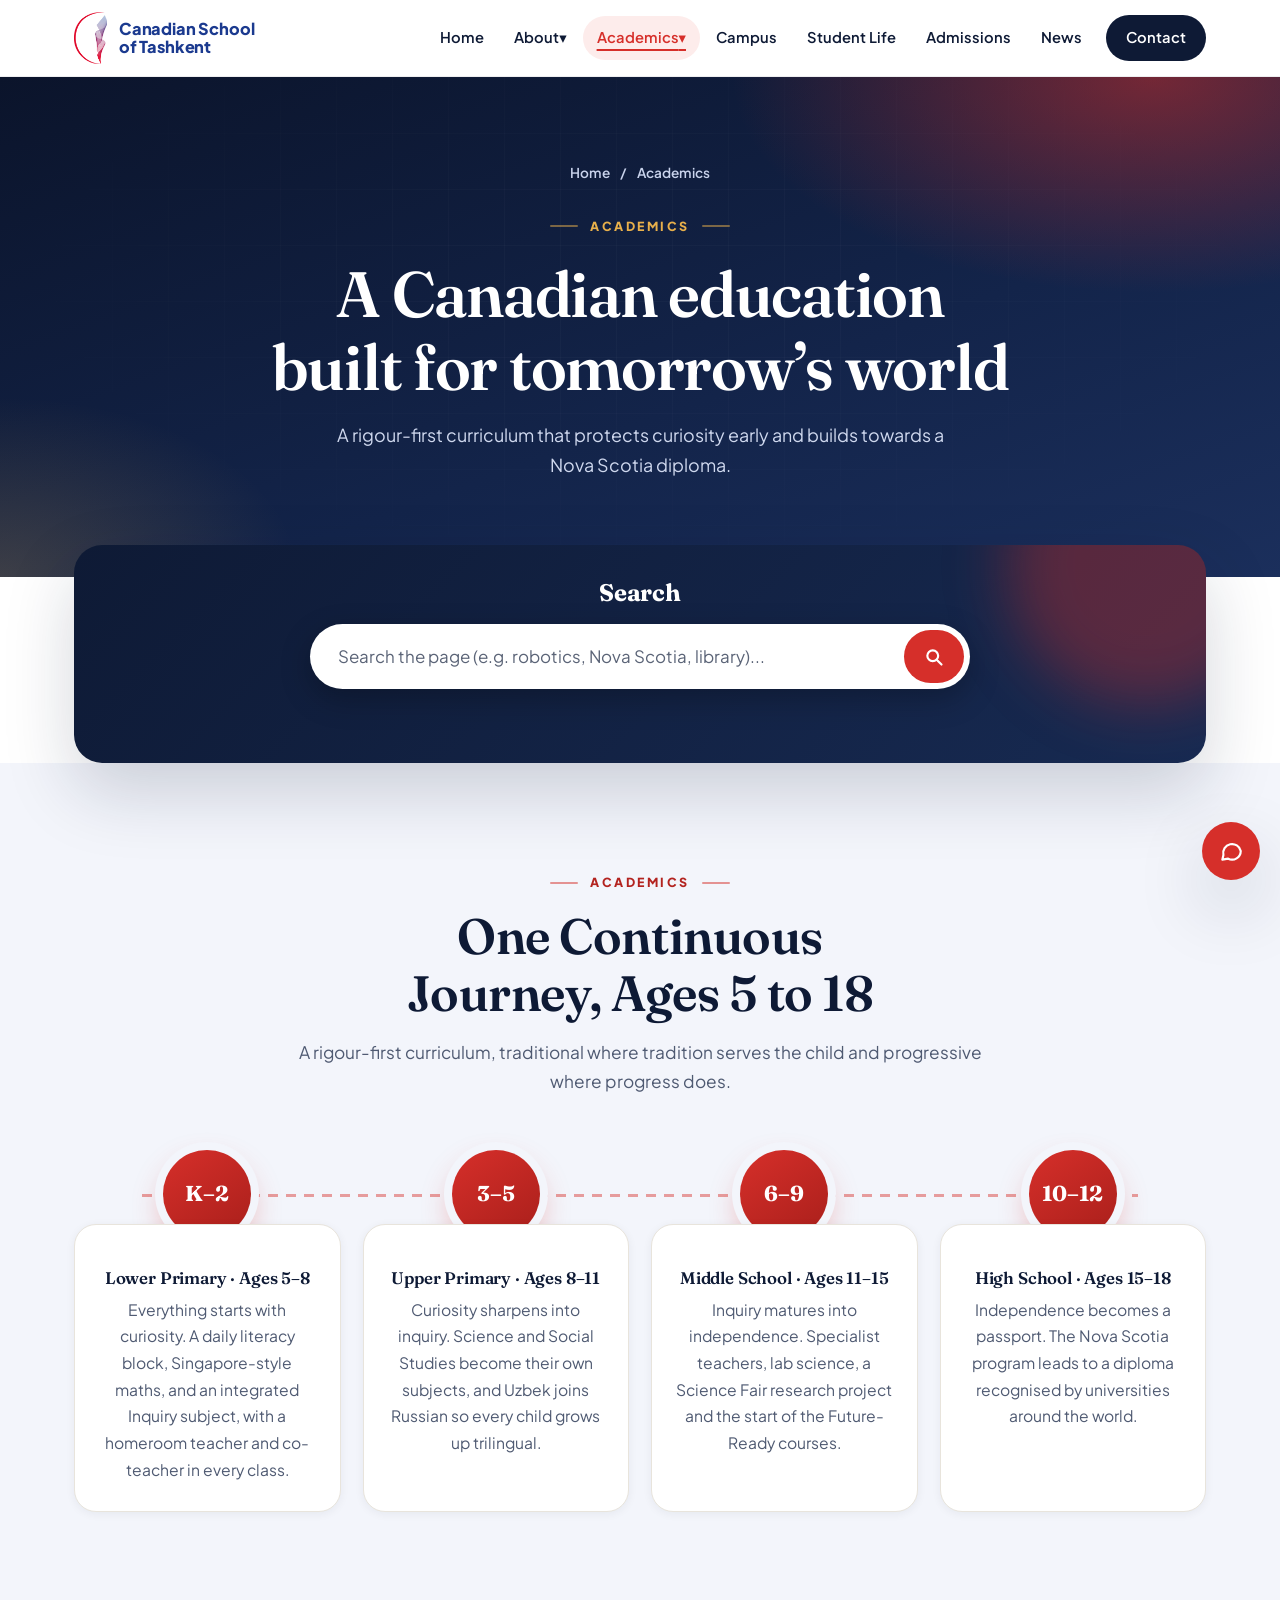
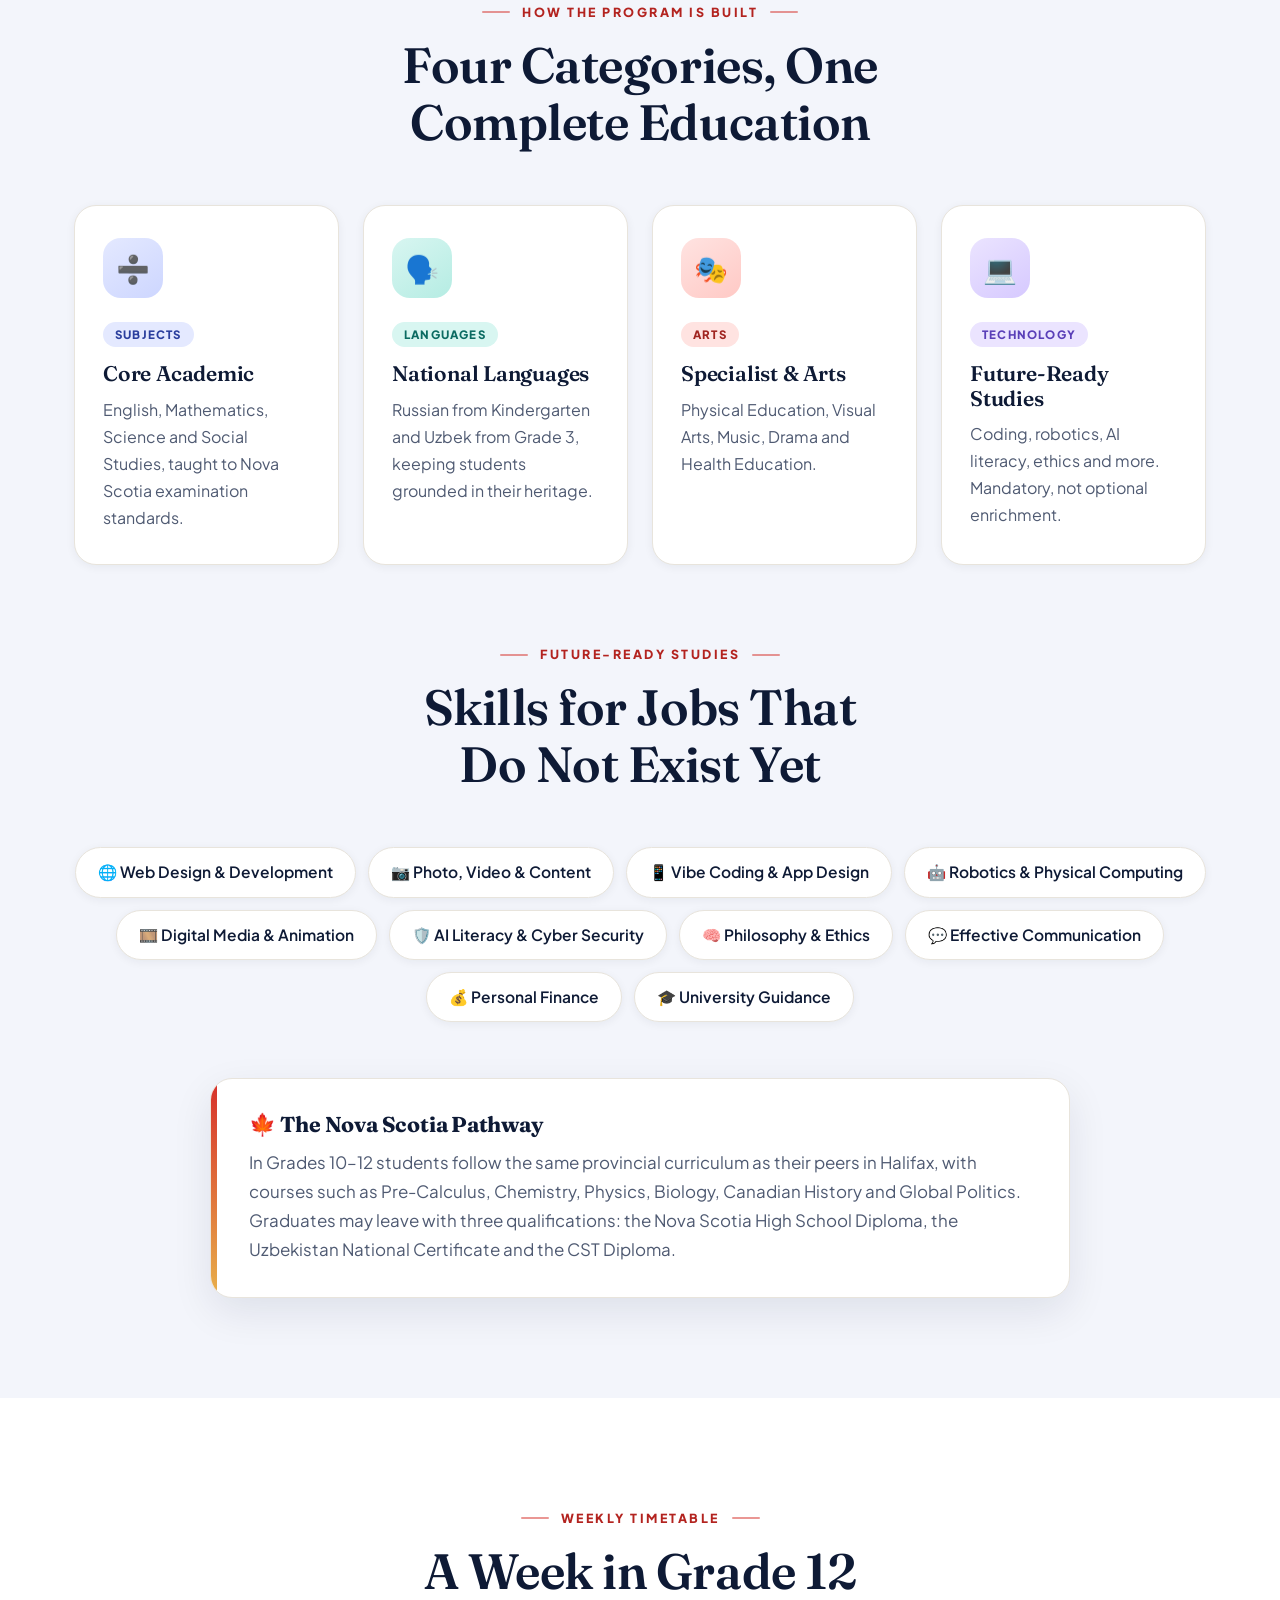
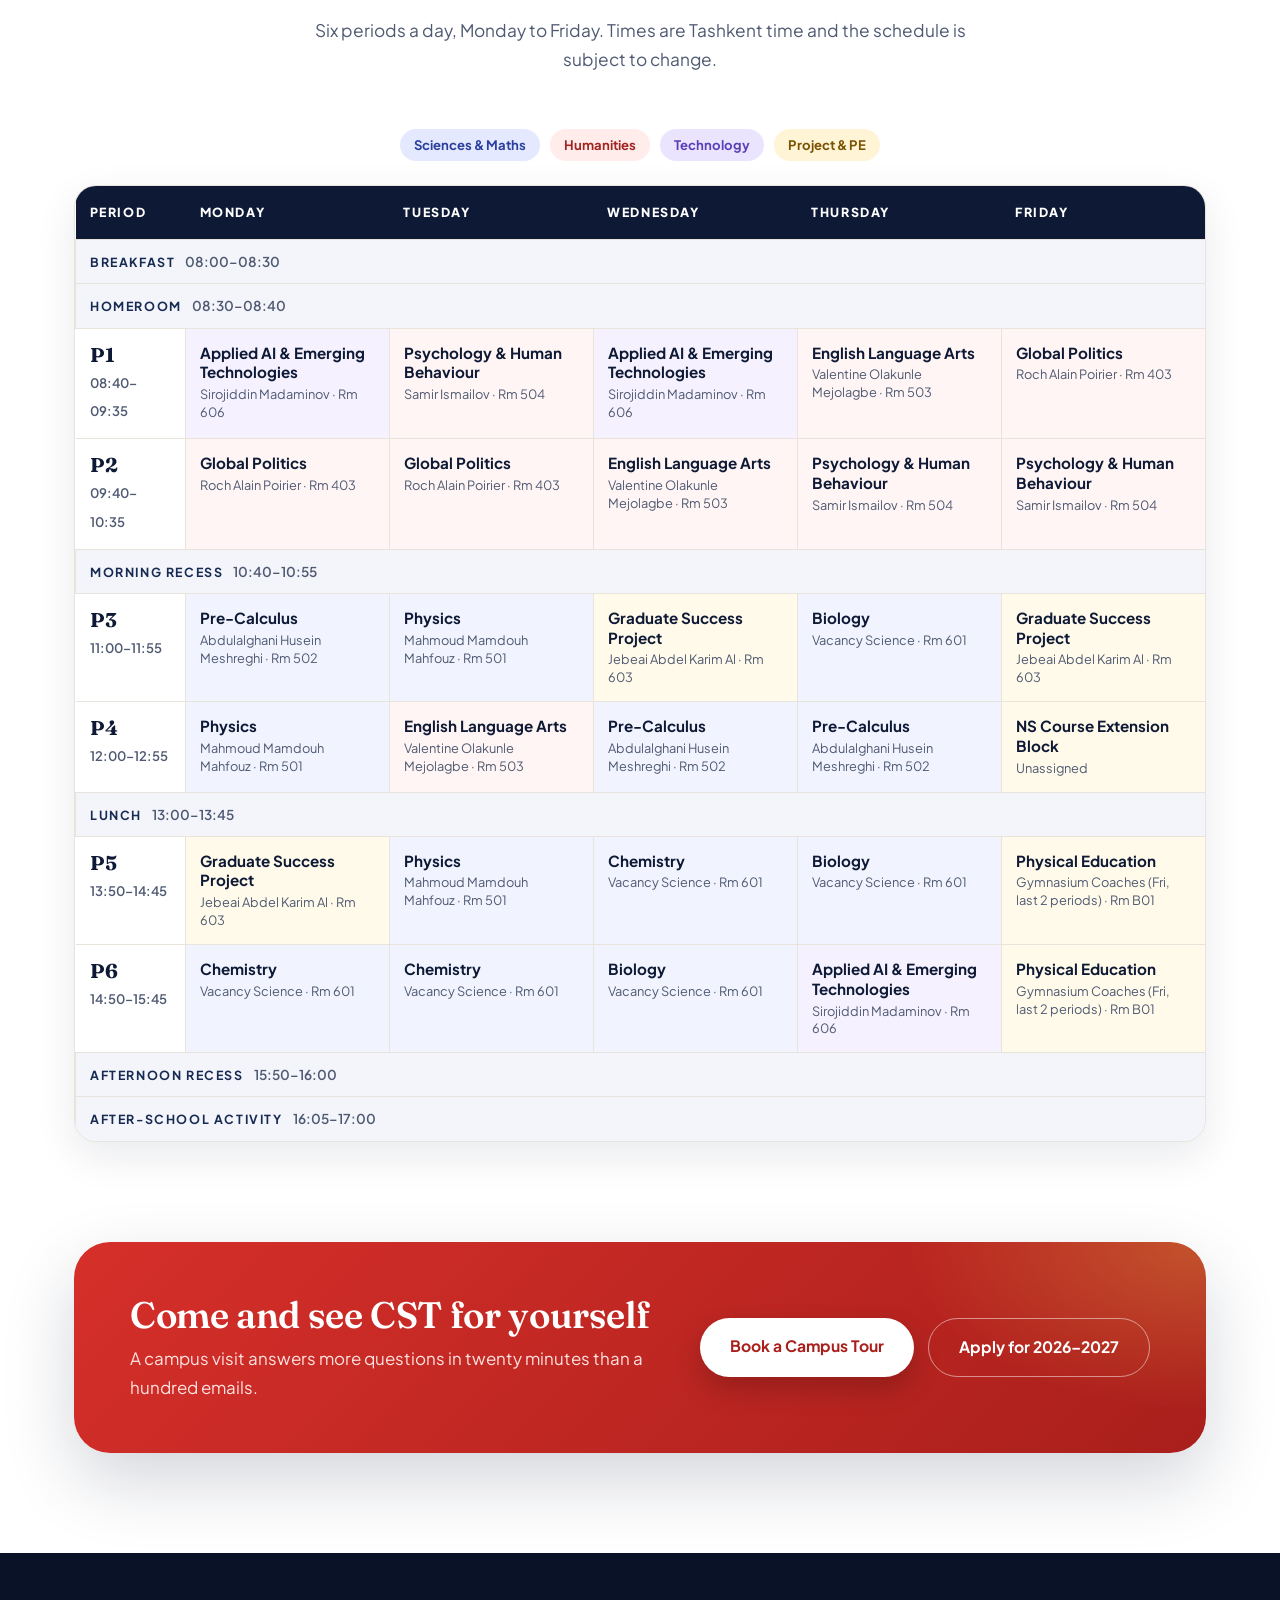
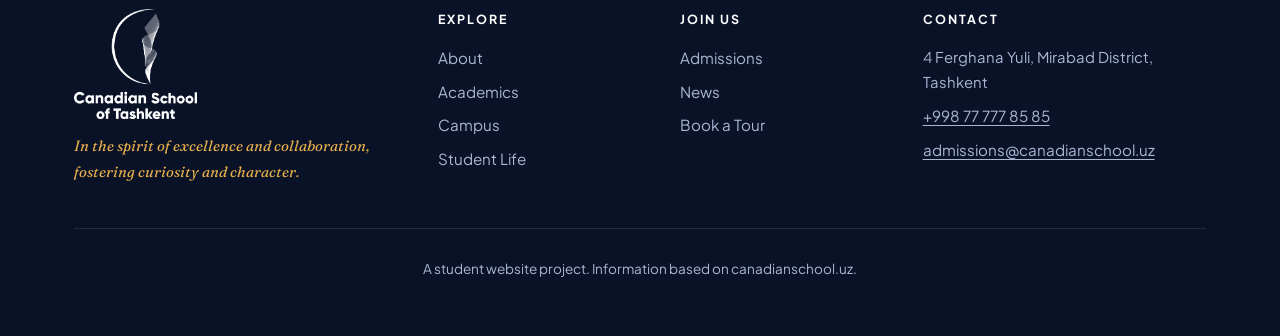
<file: school/academics.html>
<!DOCTYPE html>
<html lang="en">
<head>
  <meta charset="UTF-8">
  <meta name="viewport" content="width=device-width, initial-scale=1.0">
  <meta name="description" content="The CST curriculum from Kindergarten to Grade 12, including Future-Ready Studies and the Nova Scotia pathway.">
  <title>Academics | Canadian School of Tashkent</title>
  <link rel="preconnect" href="https://fonts.googleapis.com">
  <link rel="preconnect" href="https://fonts.gstatic.com" crossorigin>
  <link href="https://fonts.googleapis.com/css2?family=Fraunces:ital,opsz,wght@0,9..144,500;0,9..144,600;0,9..144,700;1,9..144,500;1,9..144,600&family=Plus+Jakarta+Sans:wght@400;500;600;700;800&display=swap" rel="stylesheet">
  <link rel="stylesheet" href="styles.css">
  <link rel="stylesheet" href="chatbot.css">
</head>
<body>
  <a class="skip-link" href="#main">Skip to main content</a>

  <!-- Navigation -->
  <header class="topbar">
    <div class="container">
      <a href="index.html" class="logo" aria-label="Canadian School of Tashkent, home"><img class="logo-mark" src="images/mark-color.png" alt="" width="35" height="56"><span class="logo-text">Canadian School<br>of Tashkent</span></a>
      <button class="menu-toggle" id="menuToggle" aria-label="Toggle menu" aria-expanded="false" aria-controls="mainNav">☰ Menu</button>
      <nav id="mainNav" aria-label="Main">
        <a href="index.html">Home</a>
        <div class="dropdown">
          <a href="about.html">About <span aria-hidden="true">▾</span></a>
          <div class="submenu">
            <a href="about.html#mission">Mission &amp; Vision</a>
            <a href="about.html#values">Core Values</a>
            <a href="about.html#licenses">Licenses</a>
            <a href="about.html#leadership">Leadership</a>
          </div>
        </div>
        <div class="dropdown">
          <a href="academics.html" class="active" aria-current="page">Academics <span aria-hidden="true">▾</span></a>
          <div class="submenu">
            <a href="academics.html#journey">The Journey, Ages 5–18</a>
            <a href="academics.html#program">How It Is Built</a>
            <a href="academics.html#future-ready">Future-Ready Studies</a>
            <a href="academics.html#nova-scotia">Nova Scotia Pathway</a>
            <a href="academics.html#timetable">Weekly Timetable</a>
          </div>
        </div>
        <a href="campus.html">Campus</a>
        <a href="student-life.html">Student Life</a>
        <a href="admissions.html">Admissions</a>
        <a href="news.html">News</a>
        <a href="contact.html" class="cta">Contact</a>
      </nav>
    </div>
  </header>

  <main id="main" tabindex="-1">

  <div class="page-hero">
    <div class="container">
      <div class="crumbs"><a href="index.html">Home</a><span>/</span><span>Academics</span></div>
      <span class="eyebrow">Academics</span>
      <h1>A Canadian education built for tomorrow’s world</h1>
      <p>A rigour-first curriculum that protects curiosity early and builds towards a Nova Scotia diploma.</p>
    </div>
  </div>

  <div class="search-section" id="search">
    <div class="container">
      <div class="search-box">
        <h2>Search</h2>
        <form class="search-form" id="searchForm" role="search">
          <input type="search" id="searchInput" placeholder="Search the page (e.g. robotics, Nova Scotia, library)..." aria-label="Search the page" autocomplete="off">
          <button type="button" class="clear" id="searchClear" aria-label="Clear search" hidden>✕</button>
          <button type="submit" aria-label="Search"><svg width="20" height="20" viewBox="0 0 24 24" fill="none" stroke="currentColor" stroke-width="2.6" stroke-linecap="round" aria-hidden="true"><circle cx="10.5" cy="10.5" r="6.5"/><path d="M15.5 15.5L21 21"/></svg></button>
        </form>
        <p class="search-status" id="searchStatus" aria-live="polite"></p>
      </div>
    </div>
  </div>
  <section id="academics" class="bg-sky">
    <div class="container">
      <div class="section-head">
        <span class="eyebrow">Academics</span>
        <h2>One Continuous Journey, Ages 5 to 18</h2>
        <p>A rigour-first curriculum, traditional where tradition serves the child and progressive where progress does.</p>
      </div>

      <div class="timeline" id="journey">
        <div class="step"><div class="time">K–2</div><div class="step-body"><h3>Lower Primary · Ages 5–8</h3><p>Everything starts with curiosity. A daily literacy block, Singapore-style maths, and an integrated Inquiry subject, with a homeroom teacher and co-teacher in every class.</p></div></div>
        <div class="step"><div class="time">3–5</div><div class="step-body"><h3>Upper Primary · Ages 8–11</h3><p>Curiosity sharpens into inquiry. Science and Social Studies become their own subjects, and Uzbek joins Russian so every child grows up trilingual.</p></div></div>
        <div class="step"><div class="time">6–9</div><div class="step-body"><h3>Middle School · Ages 11–15</h3><p>Inquiry matures into independence. Specialist teachers, lab science, a Science Fair research project and the start of the Future-Ready courses.</p></div></div>
        <div class="step"><div class="time">10–12</div><div class="step-body"><h3>High School · Ages 15–18</h3><p>Independence becomes a passport. The Nova Scotia program leads to a diploma recognised by universities around the world.</p></div></div>
      </div>

      <div class="section-head" id="program" style="margin-top:80px;">
        <span class="eyebrow">How the Program Is Built</span>
        <h2>Four Categories, One Complete Education</h2>
      </div>
      <div class="grid">
        <div class="card c1"><div class="icon" aria-hidden="true">➗</div><span class="tag">Subjects</span><h3>Core Academic</h3><p>English, Mathematics, Science and Social Studies, taught to Nova Scotia examination standards.</p></div>
        <div class="card c2"><div class="icon" aria-hidden="true">🗣️</div><span class="tag">Languages</span><h3>National Languages</h3><p>Russian from Kindergarten and Uzbek from Grade 3, keeping students grounded in their heritage.</p></div>
        <div class="card c3"><div class="icon" aria-hidden="true">🎭</div><span class="tag">Arts</span><h3>Specialist &amp; Arts</h3><p>Physical Education, Visual Arts, Music, Drama and Health Education.</p></div>
        <div class="card c5"><div class="icon" aria-hidden="true">💻</div><span class="tag">Technology</span><h3>Future-Ready Studies</h3><p>Coding, robotics, AI literacy, ethics and more. Mandatory, not optional enrichment.</p></div>
      </div>

      <div class="section-head" id="future-ready" style="margin-top:70px;">
        <span class="eyebrow">Future-Ready Studies</span>
        <h2>Skills for Jobs That Do Not Exist Yet</h2>
      </div>
      <div class="chips" style="margin-top:0;">
        <span class="chip">🌐 Web Design &amp; Development</span>
        <span class="chip">📷 Photo, Video &amp; Content</span>
        <span class="chip">📱 Vibe Coding &amp; App Design</span>
        <span class="chip">🤖 Robotics &amp; Physical Computing</span>
        <span class="chip">🎞️ Digital Media &amp; Animation</span>
        <span class="chip">🛡️ AI Literacy &amp; Cyber Security</span>
        <span class="chip">🧠 Philosophy &amp; Ethics</span>
        <span class="chip">💬 Effective Communication</span>
        <span class="chip">💰 Personal Finance</span>
        <span class="chip">🎓 University Guidance</span>
      </div>

      <div class="callout" id="nova-scotia">
        <h3>🍁 The Nova Scotia Pathway</h3>
        <p>
          In Grades 10–12 students follow the same provincial curriculum as their peers in Halifax,
          with courses such as Pre-Calculus, Chemistry, Physics, Biology, Canadian History and Global
          Politics. Graduates may leave with three qualifications: the Nova Scotia High School Diploma,
          the Uzbekistan National Certificate and the CST Diploma.
        </p>
      </div>
    </div>
  </section>
  <section id="timetable">
    <div class="container">
      <div class="section-head">
        <span class="eyebrow">Weekly Timetable</span>
        <h2>A Week in Grade 12</h2>
        <p>Six periods a day, Monday to Friday. Times are Tashkent time and the schedule is subject to change.</p>
      </div>
      <div class="tt-legend" aria-hidden="true">
        <span class="s-sci">Sciences &amp; Maths</span><span class="s-hum">Humanities</span><span class="s-ai">Technology</span><span class="s-other">Project &amp; PE</span>
      </div>
      <div class="tt-wrap">
        <table class="timetable">
          <caption class="sr-only">Grade 12 weekly timetable, Monday to Friday</caption>
          <thead>
            <tr><th scope="col">Period</th><th scope="col">Monday</th><th scope="col">Tuesday</th><th scope="col">Wednesday</th><th scope="col">Thursday</th><th scope="col">Friday</th></tr>
          </thead>
          <tbody>
            <tr class="tt-break"><td colspan="6"><strong>Breakfast</strong> <span>08:00–08:30</span></td></tr>
            <tr class="tt-break"><td colspan="6"><strong>Homeroom</strong> <span>08:30–08:40</span></td></tr>
            <tr>
              <th scope="row" class="tt-period"><strong>P1</strong><span>08:40–09:35</span></th>
              <td data-day="Monday" class="s-ai"><strong>Applied AI &amp; Emerging Technologies</strong><small>Sirojiddin Madaminov · Rm 606</small></td>
              <td data-day="Tuesday" class="s-hum"><strong>Psychology &amp; Human Behaviour</strong><small>Samir Ismailov · Rm 504</small></td>
              <td data-day="Wednesday" class="s-ai"><strong>Applied AI &amp; Emerging Technologies</strong><small>Sirojiddin Madaminov · Rm 606</small></td>
              <td data-day="Thursday" class="s-hum"><strong>English Language Arts</strong><small>Valentine Olakunle Mejolagbe · Rm 503</small></td>
              <td data-day="Friday" class="s-hum"><strong>Global Politics</strong><small>Roch Alain Poirier · Rm 403</small></td>
            </tr>
            <tr>
              <th scope="row" class="tt-period"><strong>P2</strong><span>09:40–10:35</span></th>
              <td data-day="Monday" class="s-hum"><strong>Global Politics</strong><small>Roch Alain Poirier · Rm 403</small></td>
              <td data-day="Tuesday" class="s-hum"><strong>Global Politics</strong><small>Roch Alain Poirier · Rm 403</small></td>
              <td data-day="Wednesday" class="s-hum"><strong>English Language Arts</strong><small>Valentine Olakunle Mejolagbe · Rm 503</small></td>
              <td data-day="Thursday" class="s-hum"><strong>Psychology &amp; Human Behaviour</strong><small>Samir Ismailov · Rm 504</small></td>
              <td data-day="Friday" class="s-hum"><strong>Psychology &amp; Human Behaviour</strong><small>Samir Ismailov · Rm 504</small></td>
            </tr>
            <tr class="tt-break"><td colspan="6"><strong>Morning recess</strong> <span>10:40–10:55</span></td></tr>
            <tr>
              <th scope="row" class="tt-period"><strong>P3</strong><span>11:00–11:55</span></th>
              <td data-day="Monday" class="s-sci"><strong>Pre-Calculus</strong><small>Abdulalghani Husein Meshreghi · Rm 502</small></td>
              <td data-day="Tuesday" class="s-sci"><strong>Physics</strong><small>Mahmoud Mamdouh Mahfouz · Rm 501</small></td>
              <td data-day="Wednesday" class="s-other"><strong>Graduate Success Project</strong><small>Jebeai Abdel Karim Al · Rm 603</small></td>
              <td data-day="Thursday" class="s-sci"><strong>Biology</strong><small>Vacancy Science · Rm 601</small></td>
              <td data-day="Friday" class="s-other"><strong>Graduate Success Project</strong><small>Jebeai Abdel Karim Al · Rm 603</small></td>
            </tr>
            <tr>
              <th scope="row" class="tt-period"><strong>P4</strong><span>12:00–12:55</span></th>
              <td data-day="Monday" class="s-sci"><strong>Physics</strong><small>Mahmoud Mamdouh Mahfouz · Rm 501</small></td>
              <td data-day="Tuesday" class="s-hum"><strong>English Language Arts</strong><small>Valentine Olakunle Mejolagbe · Rm 503</small></td>
              <td data-day="Wednesday" class="s-sci"><strong>Pre-Calculus</strong><small>Abdulalghani Husein Meshreghi · Rm 502</small></td>
              <td data-day="Thursday" class="s-sci"><strong>Pre-Calculus</strong><small>Abdulalghani Husein Meshreghi · Rm 502</small></td>
              <td data-day="Friday" class="s-other"><strong>NS Course Extension Block</strong><small>Unassigned</small></td>
            </tr>
            <tr class="tt-break"><td colspan="6"><strong>Lunch</strong> <span>13:00–13:45</span></td></tr>
            <tr>
              <th scope="row" class="tt-period"><strong>P5</strong><span>13:50–14:45</span></th>
              <td data-day="Monday" class="s-other"><strong>Graduate Success Project</strong><small>Jebeai Abdel Karim Al · Rm 603</small></td>
              <td data-day="Tuesday" class="s-sci"><strong>Physics</strong><small>Mahmoud Mamdouh Mahfouz · Rm 501</small></td>
              <td data-day="Wednesday" class="s-sci"><strong>Chemistry</strong><small>Vacancy Science · Rm 601</small></td>
              <td data-day="Thursday" class="s-sci"><strong>Biology</strong><small>Vacancy Science · Rm 601</small></td>
              <td data-day="Friday" class="s-other"><strong>Physical Education</strong><small>Gymnasium Coaches (Fri, last 2 periods) · Rm B01</small></td>
            </tr>
            <tr>
              <th scope="row" class="tt-period"><strong>P6</strong><span>14:50–15:45</span></th>
              <td data-day="Monday" class="s-sci"><strong>Chemistry</strong><small>Vacancy Science · Rm 601</small></td>
              <td data-day="Tuesday" class="s-sci"><strong>Chemistry</strong><small>Vacancy Science · Rm 601</small></td>
              <td data-day="Wednesday" class="s-sci"><strong>Biology</strong><small>Vacancy Science · Rm 601</small></td>
              <td data-day="Thursday" class="s-ai"><strong>Applied AI &amp; Emerging Technologies</strong><small>Sirojiddin Madaminov · Rm 606</small></td>
              <td data-day="Friday" class="s-other"><strong>Physical Education</strong><small>Gymnasium Coaches (Fri, last 2 periods) · Rm B01</small></td>
            </tr>
            <tr class="tt-break"><td colspan="6"><strong>Afternoon recess</strong> <span>15:50–16:00</span></td></tr>
            <tr class="tt-break"><td colspan="6"><strong>After-school activity</strong> <span>16:05–17:00</span></td></tr>
          </tbody>
        </table>
      </div>
    </div>
  </section>
  <section class="cta-section">
    <div class="container">
      <div class="cta-band">
        <div>
          <h2>Come and see CST for yourself</h2>
          <p>A campus visit answers more questions in twenty minutes than a hundred emails.</p>
        </div>
        <div class="cta-actions">
          <a href="contact.html" class="btn btn-primary">Book a Campus Tour</a>
          <a href="admissions.html" class="btn btn-ghost">Apply for 2026–2027</a>
        </div>
      </div>
    </div>
  </section>
  </main>


  <footer>
    <div class="container">
      <div class="foot-grid">
        <div class="foot-brand">
          <a href="index.html" class="logo" aria-label="Canadian School of Tashkent, home"><img src="images/logo-white.png" alt="Canadian School of Tashkent" width="86" height="77"></a>
          <p class="motto">In the spirit of excellence and collaboration, fostering curiosity and character.</p>
        </div>
        <div>
          <h4>Explore</h4>
          <a href="about.html">About</a>
          <a href="academics.html">Academics</a>
          <a href="campus.html">Campus</a>
          <a href="student-life.html">Student Life</a>
        </div>
        <div>
          <h4>Join Us</h4>
          <a href="admissions.html">Admissions</a>
          <a href="news.html">News</a>
          <a href="contact.html">Book a Tour</a>
        </div>
        <div>
          <h4>Contact</h4>
          <p>4 Ferghana Yuli, Mirabad District, Tashkent</p>
          <p><a href="tel:+998777778585">+998 77 777 85 85</a></p>
          <p><a href="mailto:admissions@canadianschool.uz">admissions@canadianschool.uz</a></p>
        </div>
      </div>
      <p class="foot-note">A student website project. Information based on canadianschool.uz.</p>
    </div>
  </footer>

  <script src="script.js"></script>
  <script src="chatbot.js"></script>

</body>
</html>
</file>
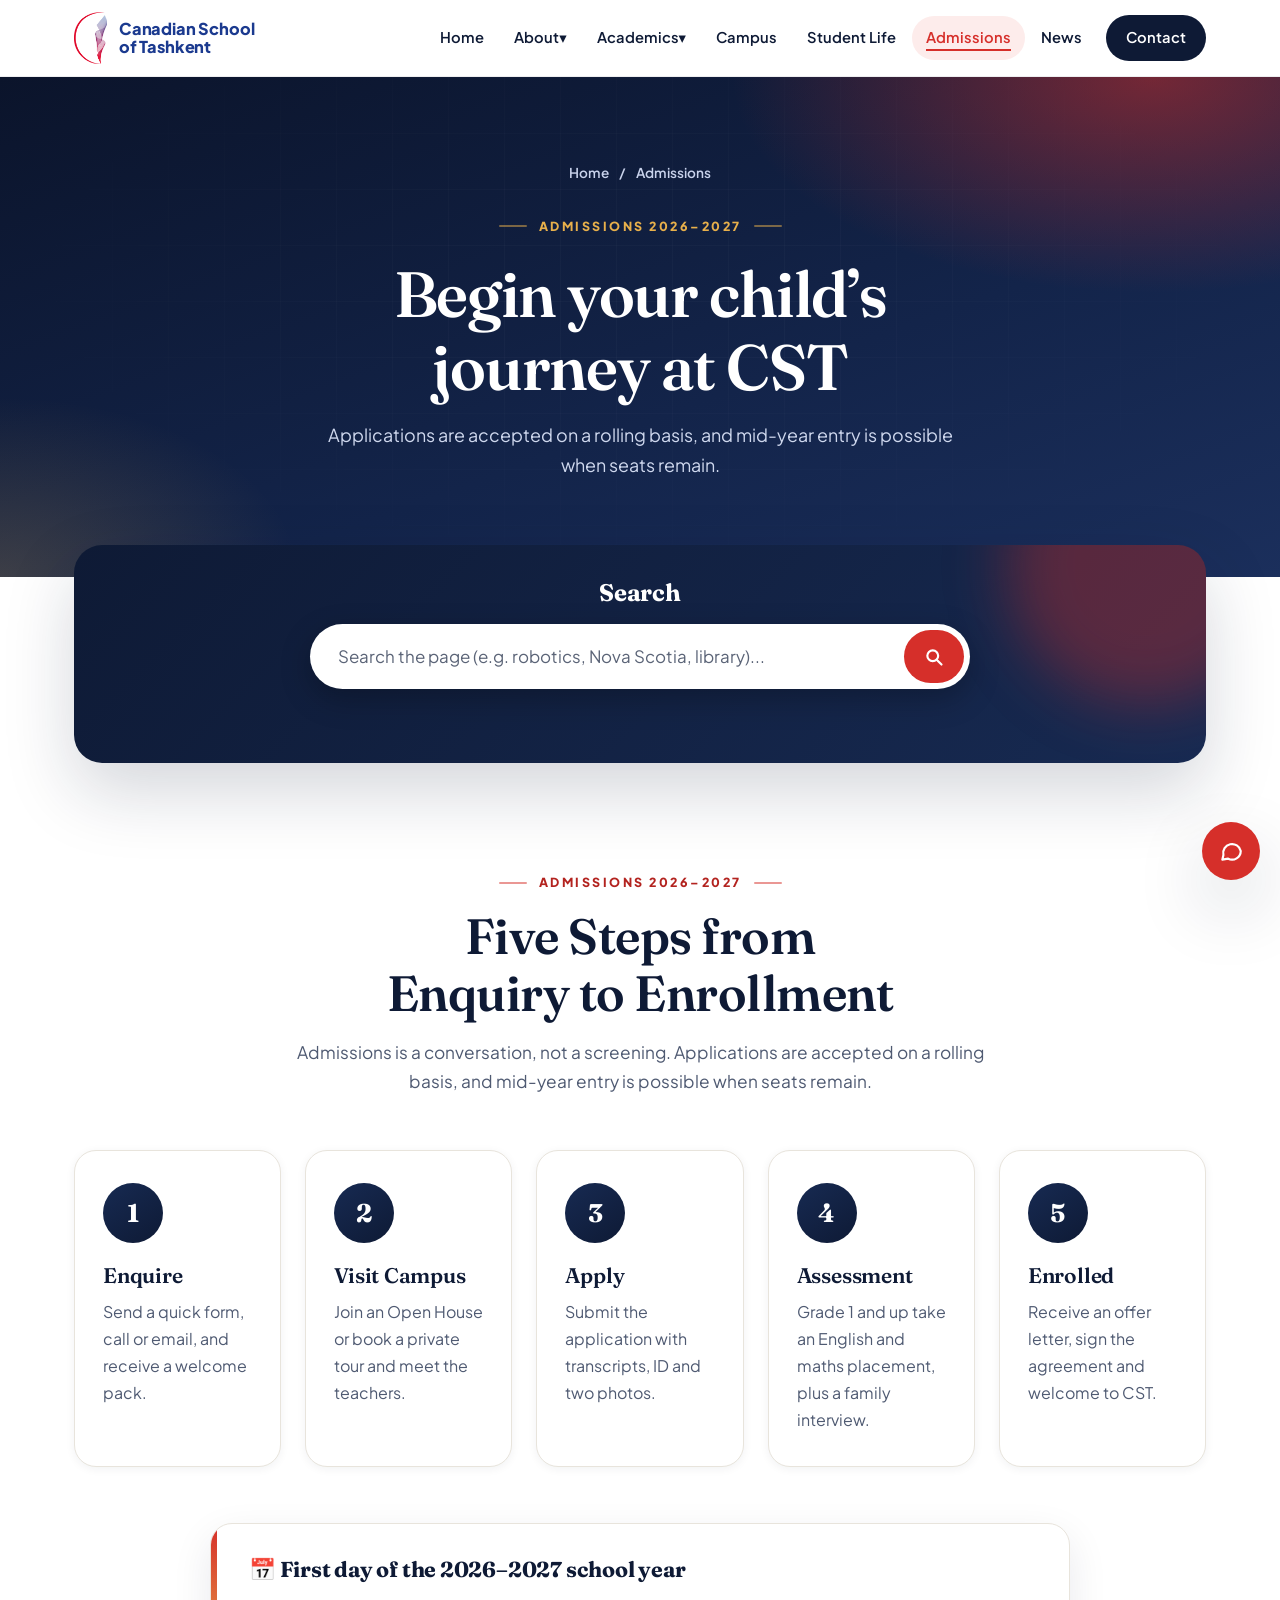
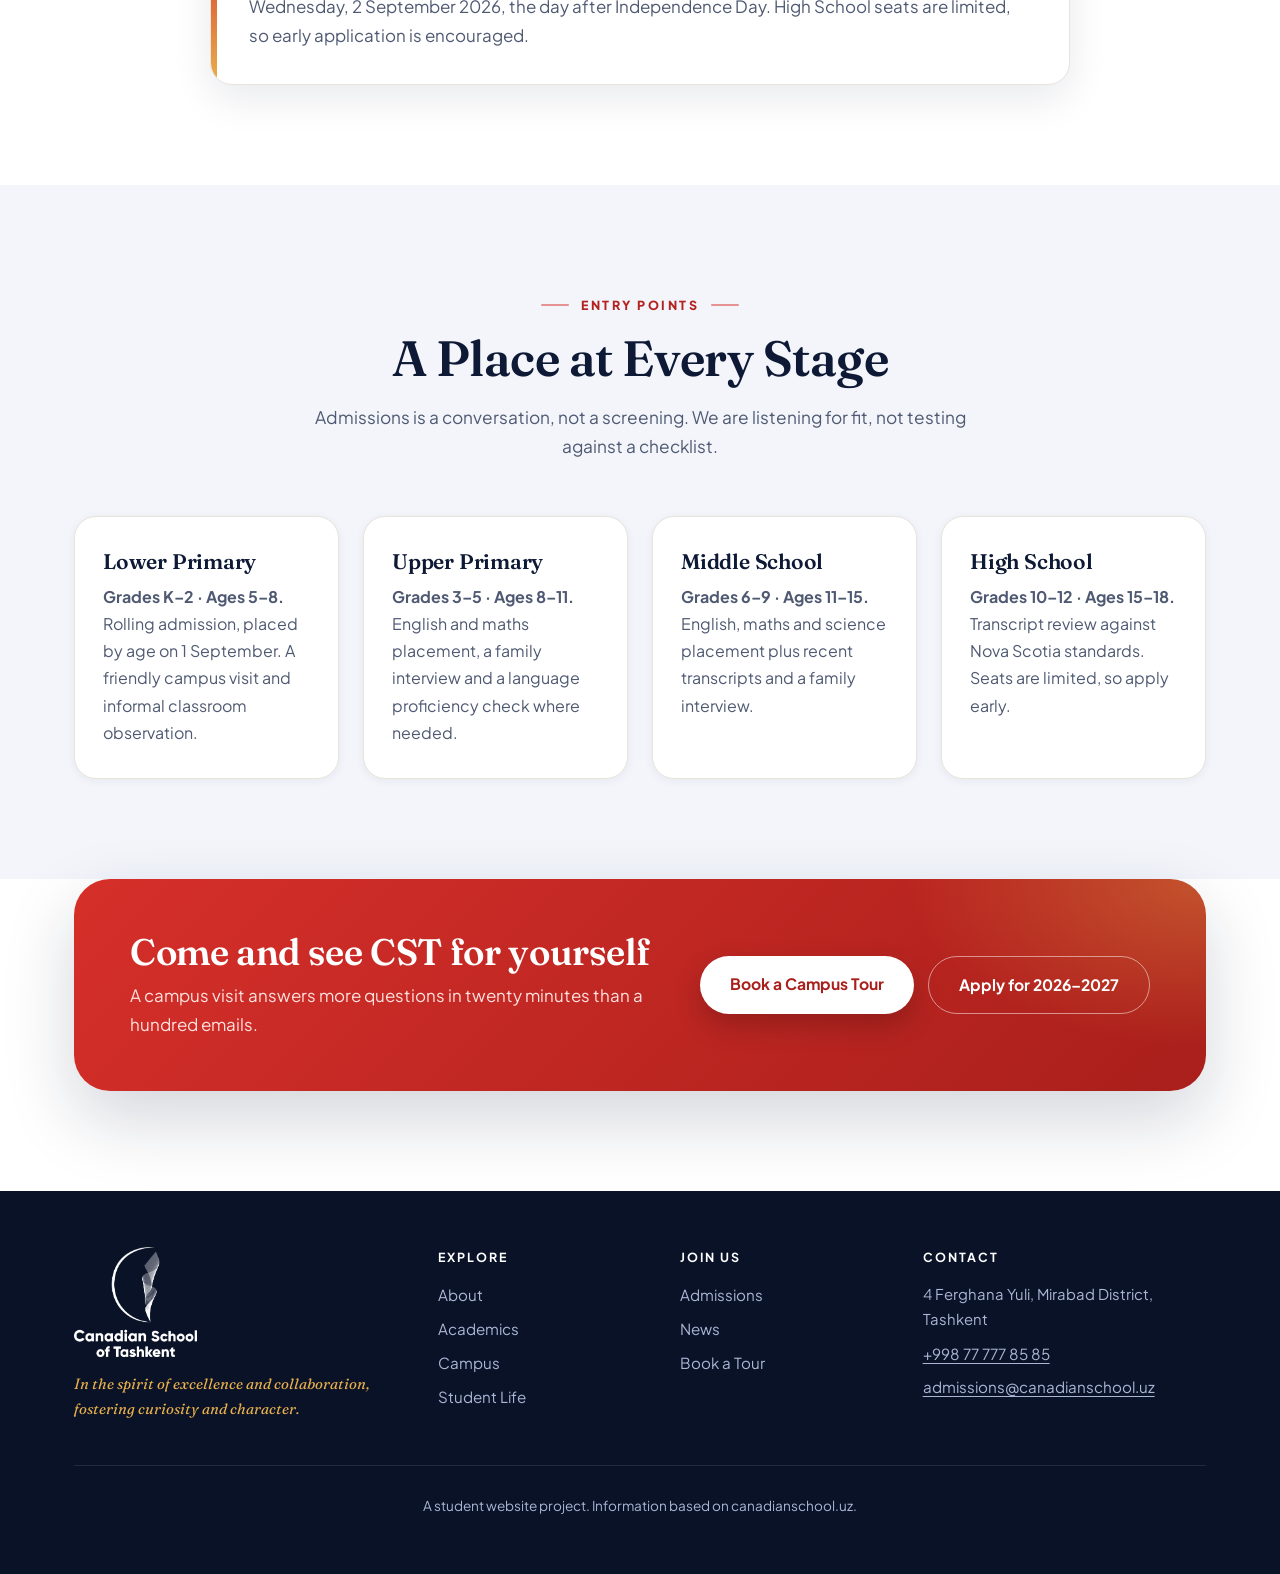
<file: school/admissions.html>
<!DOCTYPE html>
<html lang="en">
<head>
  <meta charset="UTF-8">
  <meta name="viewport" content="width=device-width, initial-scale=1.0">
  <meta name="description" content="How to apply to Canadian School of Tashkent for 2026-2027: process, entry points and dates.">
  <title>Admissions | Canadian School of Tashkent</title>
  <link rel="preconnect" href="https://fonts.googleapis.com">
  <link rel="preconnect" href="https://fonts.gstatic.com" crossorigin>
  <link href="https://fonts.googleapis.com/css2?family=Fraunces:ital,opsz,wght@0,9..144,500;0,9..144,600;0,9..144,700;1,9..144,500;1,9..144,600&family=Plus+Jakarta+Sans:wght@400;500;600;700;800&display=swap" rel="stylesheet">
  <link rel="stylesheet" href="styles.css">
  <link rel="stylesheet" href="chatbot.css">
</head>
<body>
  <a class="skip-link" href="#main">Skip to main content</a>

  <!-- Navigation -->
  <header class="topbar">
    <div class="container">
      <a href="index.html" class="logo" aria-label="Canadian School of Tashkent, home"><img class="logo-mark" src="images/mark-color.png" alt="" width="35" height="56"><span class="logo-text">Canadian School<br>of Tashkent</span></a>
      <button class="menu-toggle" id="menuToggle" aria-label="Toggle menu" aria-expanded="false" aria-controls="mainNav">☰ Menu</button>
      <nav id="mainNav" aria-label="Main">
        <a href="index.html">Home</a>
        <div class="dropdown">
          <a href="about.html">About <span aria-hidden="true">▾</span></a>
          <div class="submenu">
            <a href="about.html#mission">Mission &amp; Vision</a>
            <a href="about.html#values">Core Values</a>
            <a href="about.html#licenses">Licenses</a>
            <a href="about.html#leadership">Leadership</a>
          </div>
        </div>
        <div class="dropdown">
          <a href="academics.html">Academics <span aria-hidden="true">▾</span></a>
          <div class="submenu">
            <a href="academics.html#journey">The Journey, Ages 5–18</a>
            <a href="academics.html#program">How It Is Built</a>
            <a href="academics.html#future-ready">Future-Ready Studies</a>
            <a href="academics.html#nova-scotia">Nova Scotia Pathway</a>
          </div>
        </div>
        <a href="campus.html">Campus</a>
        <a href="student-life.html">Student Life</a>
        <a href="admissions.html" class="active" aria-current="page">Admissions</a>
        <a href="news.html">News</a>
        <a href="contact.html" class="cta">Contact</a>
      </nav>
    </div>
  </header>

  <main id="main" tabindex="-1">

  <div class="page-hero">
    <div class="container">
      <div class="crumbs"><a href="index.html">Home</a><span>/</span><span>Admissions</span></div>
      <span class="eyebrow">Admissions 2026–2027</span>
      <h1>Begin your child’s journey at CST</h1>
      <p>Applications are accepted on a rolling basis, and mid-year entry is possible when seats remain.</p>
    </div>
  </div>

  <div class="search-section" id="search">
    <div class="container">
      <div class="search-box">
        <h2>Search</h2>
        <form class="search-form" id="searchForm" role="search">
          <input type="search" id="searchInput" placeholder="Search the page (e.g. robotics, Nova Scotia, library)..." aria-label="Search the page" autocomplete="off">
          <button type="button" class="clear" id="searchClear" aria-label="Clear search" hidden>✕</button>
          <button type="submit" aria-label="Search"><svg width="20" height="20" viewBox="0 0 24 24" fill="none" stroke="currentColor" stroke-width="2.6" stroke-linecap="round" aria-hidden="true"><circle cx="10.5" cy="10.5" r="6.5"/><path d="M15.5 15.5L21 21"/></svg></button>
        </form>
        <p class="search-status" id="searchStatus" aria-live="polite"></p>
      </div>
    </div>
  </div>
  <section id="admissions">
    <div class="container">
      <div class="section-head">
        <span class="eyebrow">Admissions 2026–2027</span>
        <h2>Five Steps from Enquiry to Enrollment</h2>
        <p>Admissions is a conversation, not a screening. Applications are accepted on a rolling basis, and mid-year entry is possible when seats remain.</p>
      </div>
      <div class="grid steps">
        <div class="card c1"><div class="icon">1</div><h3>Enquire</h3><p>Send a quick form, call or email, and receive a welcome pack.</p></div>
        <div class="card c2"><div class="icon">2</div><h3>Visit Campus</h3><p>Join an Open House or book a private tour and meet the teachers.</p></div>
        <div class="card c3"><div class="icon">3</div><h3>Apply</h3><p>Submit the application with transcripts, ID and two photos.</p></div>
        <div class="card c4"><div class="icon">4</div><h3>Assessment</h3><p>Grade 1 and up take an English and maths placement, plus a family interview.</p></div>
        <div class="card c5"><div class="icon">5</div><h3>Enrolled</h3><p>Receive an offer letter, sign the agreement and welcome to CST.</p></div>
      </div>

      <div class="callout">
        <h3>📅 First day of the 2026–2027 school year</h3>
        <p>Wednesday, 2 September 2026, the day after Independence Day. High School seats are limited, so early application is encouraged.</p>
      </div>
    </div>
  </section>
  <section id="entry-points" class="bg-sky">
    <div class="container">
      <div class="section-head">
        <span class="eyebrow">Entry Points</span>
        <h2>A Place at Every Stage</h2>
        <p>Admissions is a conversation, not a screening. We are listening for fit, not testing against a checklist.</p>
      </div>
      <div class="grid">
        <div class="card c1"><h3>Lower Primary</h3><p><strong>Grades K–2 · Ages 5–8.</strong> Rolling admission, placed by age on 1 September. A friendly campus visit and informal classroom observation.</p></div>
        <div class="card c2"><h3>Upper Primary</h3><p><strong>Grades 3–5 · Ages 8–11.</strong> English and maths placement, a family interview and a language proficiency check where needed.</p></div>
        <div class="card c3"><h3>Middle School</h3><p><strong>Grades 6–9 · Ages 11–15.</strong> English, maths and science placement plus recent transcripts and a family interview.</p></div>
        <div class="card c4"><h3>High School</h3><p><strong>Grades 10–12 · Ages 15–18.</strong> Transcript review against Nova Scotia standards. Seats are limited, so apply early.</p></div>
      </div>
    </div>
  </section>

  <section class="cta-section">
    <div class="container">
      <div class="cta-band">
        <div>
          <h2>Come and see CST for yourself</h2>
          <p>A campus visit answers more questions in twenty minutes than a hundred emails.</p>
        </div>
        <div class="cta-actions">
          <a href="contact.html" class="btn btn-primary">Book a Campus Tour</a>
          <a href="admissions.html" class="btn btn-ghost">Apply for 2026–2027</a>
        </div>
      </div>
    </div>
  </section>
  </main>


  <footer>
    <div class="container">
      <div class="foot-grid">
        <div class="foot-brand">
          <a href="index.html" class="logo" aria-label="Canadian School of Tashkent, home"><img src="images/logo-white.png" alt="Canadian School of Tashkent" width="86" height="77"></a>
          <p class="motto">In the spirit of excellence and collaboration, fostering curiosity and character.</p>
        </div>
        <div>
          <h4>Explore</h4>
          <a href="about.html">About</a>
          <a href="academics.html">Academics</a>
          <a href="campus.html">Campus</a>
          <a href="student-life.html">Student Life</a>
        </div>
        <div>
          <h4>Join Us</h4>
          <a href="admissions.html">Admissions</a>
          <a href="news.html">News</a>
          <a href="contact.html">Book a Tour</a>
        </div>
        <div>
          <h4>Contact</h4>
          <p>4 Ferghana Yuli, Mirabad District, Tashkent</p>
          <p><a href="tel:+998777778585">+998 77 777 85 85</a></p>
          <p><a href="mailto:admissions@canadianschool.uz">admissions@canadianschool.uz</a></p>
        </div>
      </div>
      <p class="foot-note">A student website project. Information based on canadianschool.uz.</p>
    </div>
  </footer>

  <script src="script.js"></script>
  <script src="chatbot.js"></script>

</body>
</html>
</file>
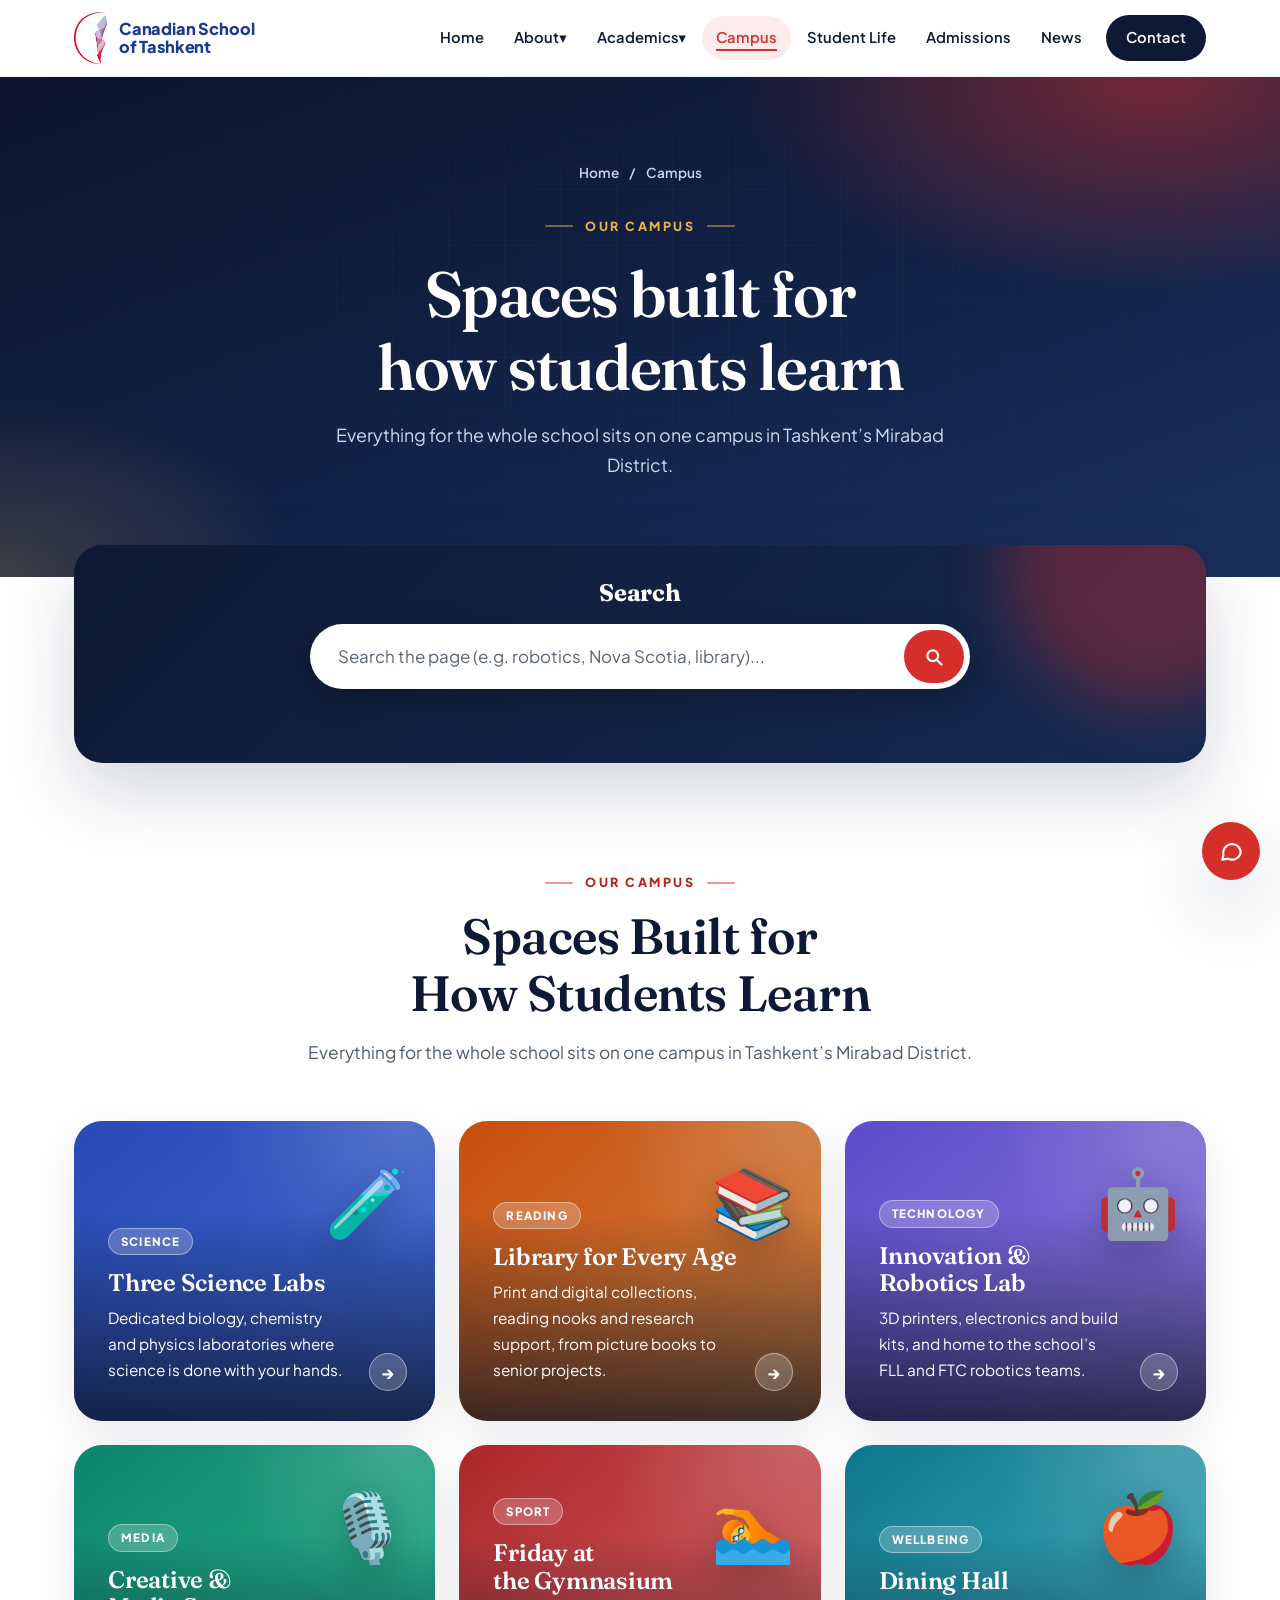
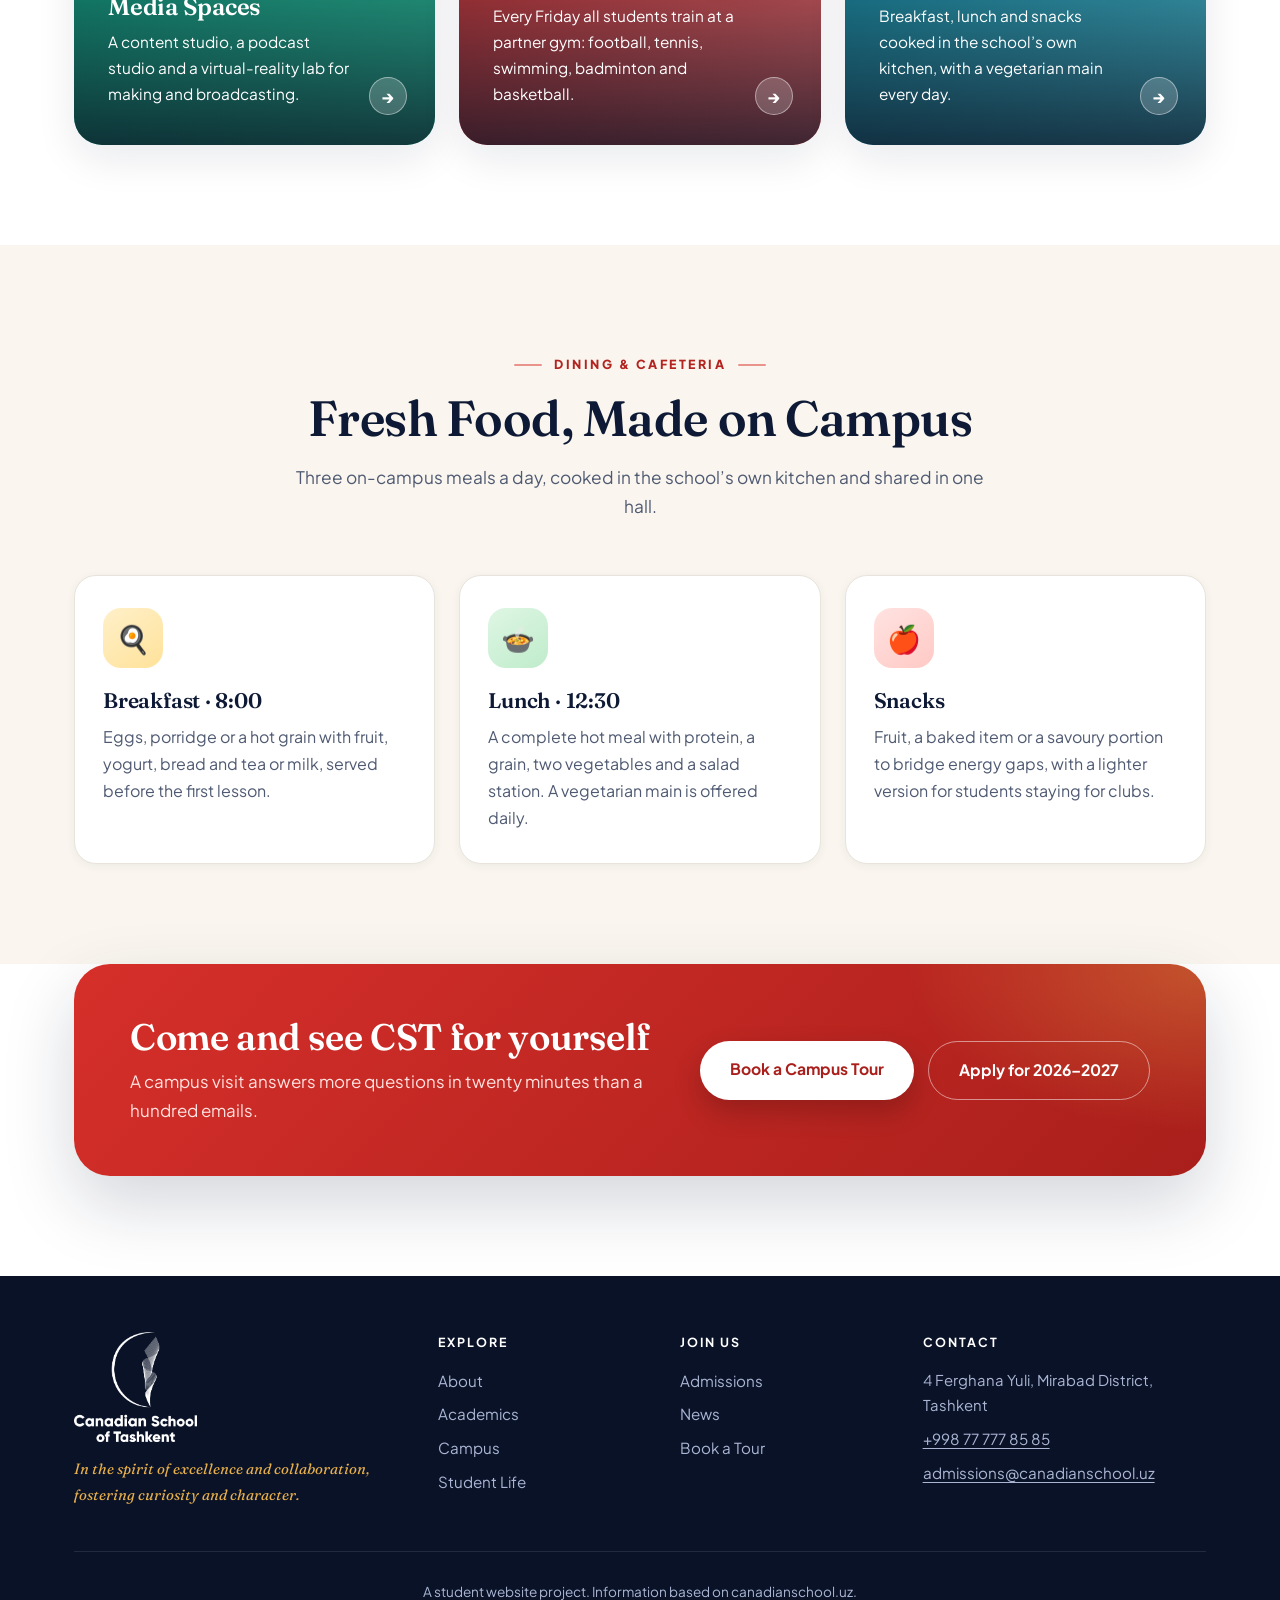
<file: school/campus.html>
<!DOCTYPE html>
<html lang="en">
<head>
  <meta charset="UTF-8">
  <meta name="viewport" content="width=device-width, initial-scale=1.0">
  <meta name="description" content="Science labs, library, innovation lab, media studios, athletics and dining at Canadian School of Tashkent.">
  <title>Campus | Canadian School of Tashkent</title>
  <link rel="preconnect" href="https://fonts.googleapis.com">
  <link rel="preconnect" href="https://fonts.gstatic.com" crossorigin>
  <link href="https://fonts.googleapis.com/css2?family=Fraunces:ital,opsz,wght@0,9..144,500;0,9..144,600;0,9..144,700;1,9..144,500;1,9..144,600&family=Plus+Jakarta+Sans:wght@400;500;600;700;800&display=swap" rel="stylesheet">
  <link rel="stylesheet" href="styles.css">
  <link rel="stylesheet" href="chatbot.css">
</head>
<body>
  <a class="skip-link" href="#main">Skip to main content</a>

  <!-- Navigation -->
  <header class="topbar">
    <div class="container">
      <a href="index.html" class="logo" aria-label="Canadian School of Tashkent, home"><img class="logo-mark" src="images/mark-color.png" alt="" width="35" height="56"><span class="logo-text">Canadian School<br>of Tashkent</span></a>
      <button class="menu-toggle" id="menuToggle" aria-label="Toggle menu" aria-expanded="false" aria-controls="mainNav">☰ Menu</button>
      <nav id="mainNav" aria-label="Main">
        <a href="index.html">Home</a>
        <div class="dropdown">
          <a href="about.html">About <span aria-hidden="true">▾</span></a>
          <div class="submenu">
            <a href="about.html#mission">Mission &amp; Vision</a>
            <a href="about.html#values">Core Values</a>
            <a href="about.html#licenses">Licenses</a>
            <a href="about.html#leadership">Leadership</a>
          </div>
        </div>
        <div class="dropdown">
          <a href="academics.html">Academics <span aria-hidden="true">▾</span></a>
          <div class="submenu">
            <a href="academics.html#journey">The Journey, Ages 5–18</a>
            <a href="academics.html#program">How It Is Built</a>
            <a href="academics.html#future-ready">Future-Ready Studies</a>
            <a href="academics.html#nova-scotia">Nova Scotia Pathway</a>
          </div>
        </div>
        <a href="campus.html" class="active" aria-current="page">Campus</a>
        <a href="student-life.html">Student Life</a>
        <a href="admissions.html">Admissions</a>
        <a href="news.html">News</a>
        <a href="contact.html" class="cta">Contact</a>
      </nav>
    </div>
  </header>

  <main id="main" tabindex="-1">

  <div class="page-hero">
    <div class="container">
      <div class="crumbs"><a href="index.html">Home</a><span>/</span><span>Campus</span></div>
      <span class="eyebrow">Our Campus</span>
      <h1>Spaces built for how students learn</h1>
      <p>Everything for the whole school sits on one campus in Tashkent’s Mirabad District.</p>
    </div>
  </div>

  <div class="search-section" id="search">
    <div class="container">
      <div class="search-box">
        <h2>Search</h2>
        <form class="search-form" id="searchForm" role="search">
          <input type="search" id="searchInput" placeholder="Search the page (e.g. robotics, Nova Scotia, library)..." aria-label="Search the page" autocomplete="off">
          <button type="button" class="clear" id="searchClear" aria-label="Clear search" hidden>✕</button>
          <button type="submit" aria-label="Search"><svg width="20" height="20" viewBox="0 0 24 24" fill="none" stroke="currentColor" stroke-width="2.6" stroke-linecap="round" aria-hidden="true"><circle cx="10.5" cy="10.5" r="6.5"/><path d="M15.5 15.5L21 21"/></svg></button>
        </form>
        <p class="search-status" id="searchStatus" aria-live="polite"></p>
      </div>
    </div>
  </div>
  <section id="campus">
    <div class="container">
      <div class="section-head">
        <span class="eyebrow">Our Campus</span>
        <h2>Spaces Built for How Students Learn</h2>
        <p>Everything for the whole school sits on one campus in Tashkent’s Mirabad District.</p>
      </div>
      <div class="tiles">
        <div class="tile t1"><span class="big" aria-hidden="true">🧪</span><span class="tag">Science</span><h3>Three Science Labs</h3><p>Dedicated biology, chemistry and physics laboratories where science is done with your hands.</p><span class="more" aria-hidden="true">→</span></div>
        <div class="tile t3"><span class="big" aria-hidden="true">📚</span><span class="tag">Reading</span><h3>Library for Every Age</h3><p>Print and digital collections, reading nooks and research support, from picture books to senior projects.</p><span class="more" aria-hidden="true">→</span></div>
        <div class="tile t4"><span class="big" aria-hidden="true">🤖</span><span class="tag">Technology</span><h3>Innovation &amp; Robotics Lab</h3><p>3D printers, electronics and build kits, and home to the school’s FLL and FTC robotics teams.</p><span class="more" aria-hidden="true">→</span></div>
        <div class="tile t2"><span class="big" aria-hidden="true">🎙️</span><span class="tag">Media</span><h3>Creative &amp; Media Spaces</h3><p>A content studio, a podcast studio and a virtual-reality lab for making and broadcasting.</p><span class="more" aria-hidden="true">→</span></div>
        <div class="tile t5"><span class="big" aria-hidden="true">🏊</span><span class="tag">Sport</span><h3>Friday at the Gymnasium</h3><p>Every Friday all students train at a partner gym: football, tennis, swimming, badminton and basketball.</p><span class="more" aria-hidden="true">→</span></div>
        <div class="tile t6"><span class="big" aria-hidden="true">🍎</span><span class="tag">Wellbeing</span><h3>Dining Hall</h3><p>Breakfast, lunch and snacks cooked in the school’s own kitchen, with a vegetarian main every day.</p><span class="more" aria-hidden="true">→</span></div>
      </div>
    </div>
  </section>
  <section id="dining" class="bg-cream">
    <div class="container">
      <div class="section-head">
        <span class="eyebrow">Dining &amp; Cafeteria</span>
        <h2>Fresh Food, Made on Campus</h2>
        <p>Three on-campus meals a day, cooked in the school’s own kitchen and shared in one hall.</p>
      </div>
      <div class="grid">
        <div class="card c4"><div class="icon" aria-hidden="true">🍳</div><h3>Breakfast · 8:00</h3><p>Eggs, porridge or a hot grain with fruit, yogurt, bread and tea or milk, served before the first lesson.</p></div>
        <div class="card c6"><div class="icon" aria-hidden="true">🍲</div><h3>Lunch · 12:30</h3><p>A complete hot meal with protein, a grain, two vegetables and a salad station. A vegetarian main is offered daily.</p></div>
        <div class="card c3"><div class="icon" aria-hidden="true">🍎</div><h3>Snacks</h3><p>Fruit, a baked item or a savoury portion to bridge energy gaps, with a lighter version for students staying for clubs.</p></div>
      </div>
    </div>
  </section>

  <section class="cta-section">
    <div class="container">
      <div class="cta-band">
        <div>
          <h2>Come and see CST for yourself</h2>
          <p>A campus visit answers more questions in twenty minutes than a hundred emails.</p>
        </div>
        <div class="cta-actions">
          <a href="contact.html" class="btn btn-primary">Book a Campus Tour</a>
          <a href="admissions.html" class="btn btn-ghost">Apply for 2026–2027</a>
        </div>
      </div>
    </div>
  </section>
  </main>


  <footer>
    <div class="container">
      <div class="foot-grid">
        <div class="foot-brand">
          <a href="index.html" class="logo" aria-label="Canadian School of Tashkent, home"><img src="images/logo-white.png" alt="Canadian School of Tashkent" width="86" height="77"></a>
          <p class="motto">In the spirit of excellence and collaboration, fostering curiosity and character.</p>
        </div>
        <div>
          <h4>Explore</h4>
          <a href="about.html">About</a>
          <a href="academics.html">Academics</a>
          <a href="campus.html">Campus</a>
          <a href="student-life.html">Student Life</a>
        </div>
        <div>
          <h4>Join Us</h4>
          <a href="admissions.html">Admissions</a>
          <a href="news.html">News</a>
          <a href="contact.html">Book a Tour</a>
        </div>
        <div>
          <h4>Contact</h4>
          <p>4 Ferghana Yuli, Mirabad District, Tashkent</p>
          <p><a href="tel:+998777778585">+998 77 777 85 85</a></p>
          <p><a href="mailto:admissions@canadianschool.uz">admissions@canadianschool.uz</a></p>
        </div>
      </div>
      <p class="foot-note">A student website project. Information based on canadianschool.uz.</p>
    </div>
  </footer>

  <script src="script.js"></script>
  <script src="chatbot.js"></script>

</body>
</html>
</file>
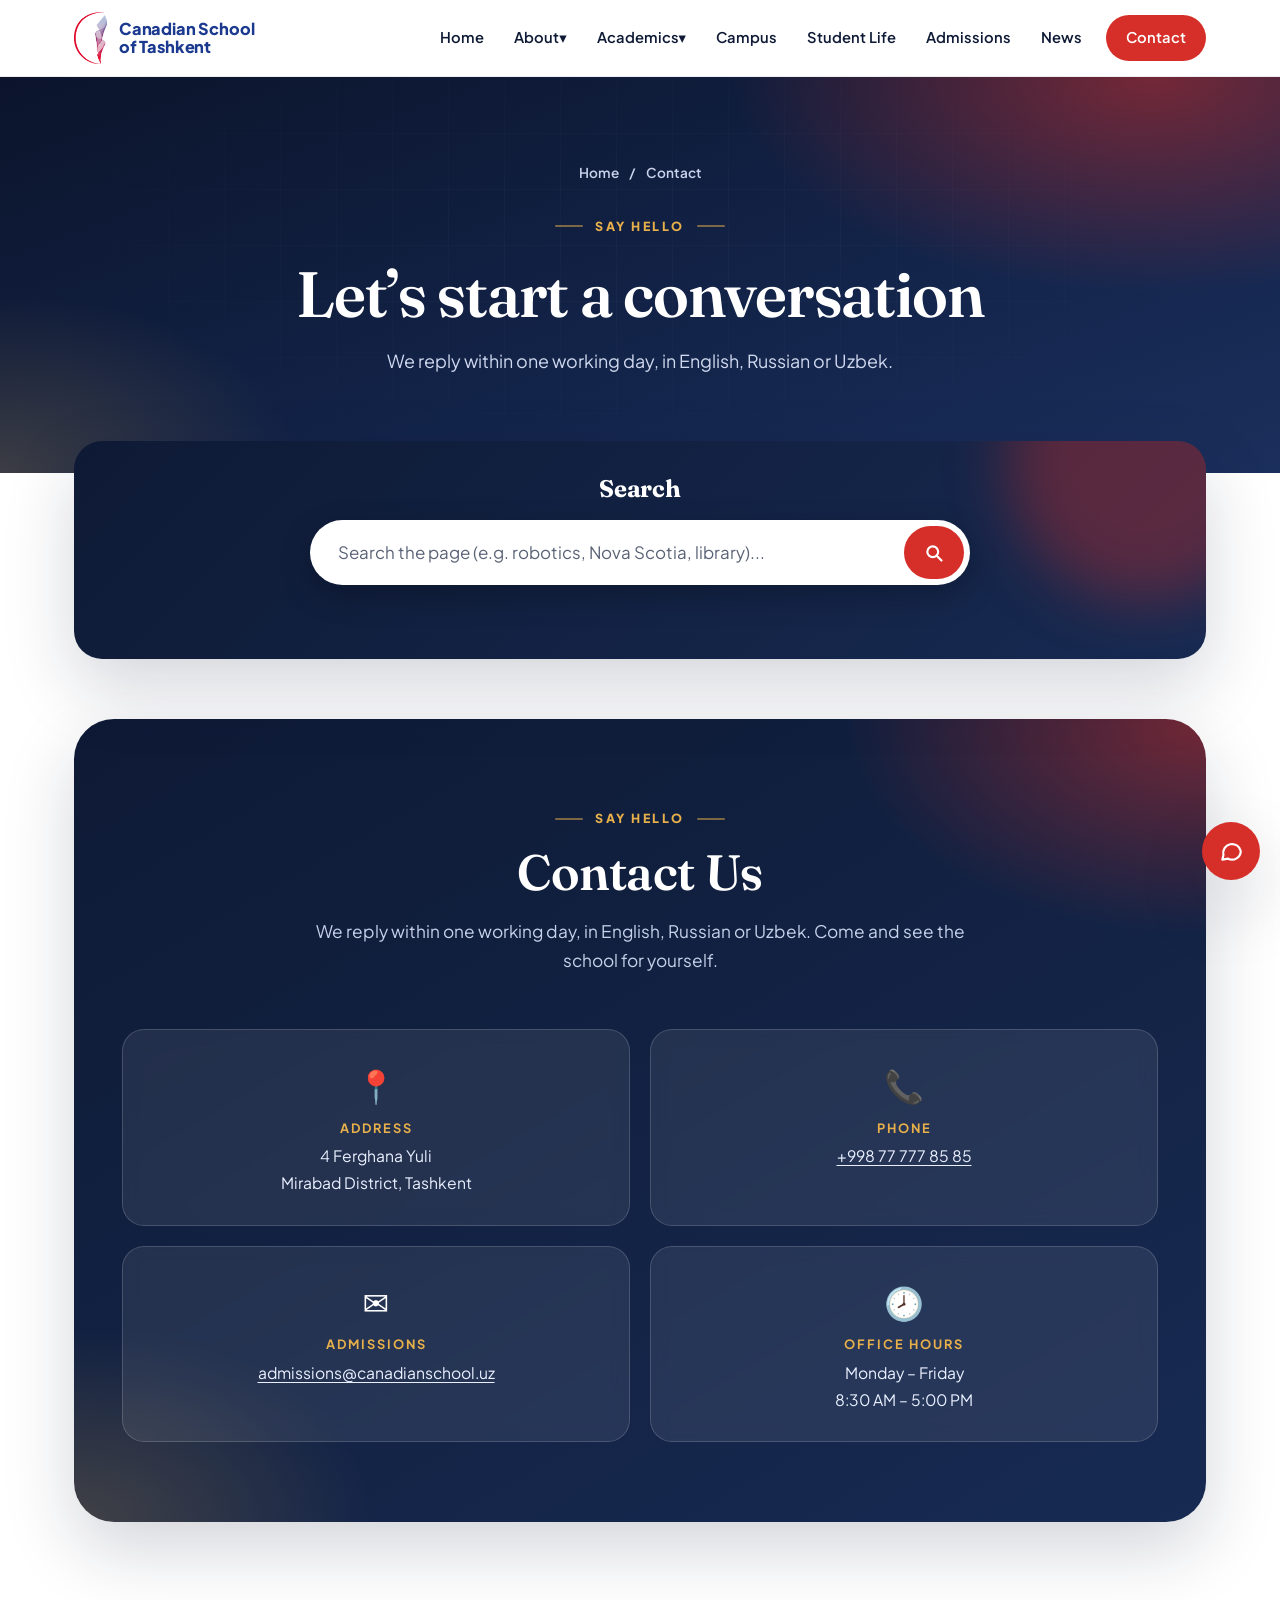
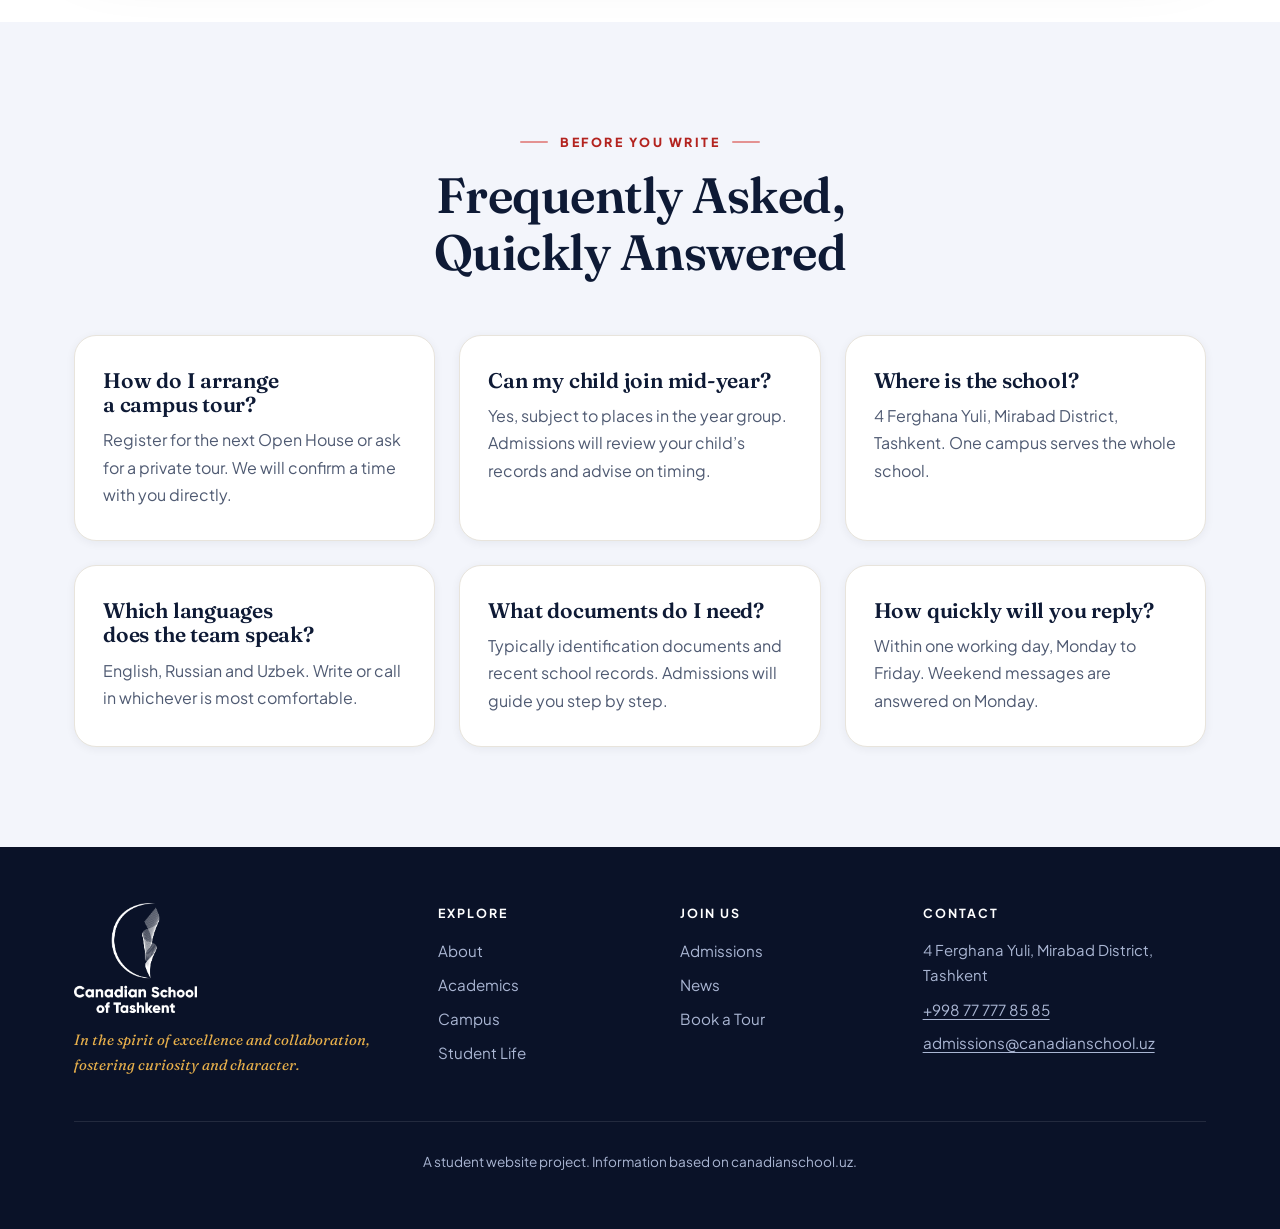
<file: school/contact.html>
<!DOCTYPE html>
<html lang="en">
<head>
  <meta charset="UTF-8">
  <meta name="viewport" content="width=device-width, initial-scale=1.0">
  <meta name="description" content="Contact Canadian School of Tashkent: address, phone, email and office hours.">
  <title>Contact | Canadian School of Tashkent</title>
  <link rel="preconnect" href="https://fonts.googleapis.com">
  <link rel="preconnect" href="https://fonts.gstatic.com" crossorigin>
  <link href="https://fonts.googleapis.com/css2?family=Fraunces:ital,opsz,wght@0,9..144,500;0,9..144,600;0,9..144,700;1,9..144,500;1,9..144,600&family=Plus+Jakarta+Sans:wght@400;500;600;700;800&display=swap" rel="stylesheet">
  <link rel="stylesheet" href="styles.css">
  <link rel="stylesheet" href="chatbot.css">
</head>
<body>
  <a class="skip-link" href="#main">Skip to main content</a>

  <!-- Navigation -->
  <header class="topbar">
    <div class="container">
      <a href="index.html" class="logo" aria-label="Canadian School of Tashkent, home"><img class="logo-mark" src="images/mark-color.png" alt="" width="35" height="56"><span class="logo-text">Canadian School<br>of Tashkent</span></a>
      <button class="menu-toggle" id="menuToggle" aria-label="Toggle menu" aria-expanded="false" aria-controls="mainNav">☰ Menu</button>
      <nav id="mainNav" aria-label="Main">
        <a href="index.html">Home</a>
        <div class="dropdown">
          <a href="about.html">About <span aria-hidden="true">▾</span></a>
          <div class="submenu">
            <a href="about.html#mission">Mission &amp; Vision</a>
            <a href="about.html#values">Core Values</a>
            <a href="about.html#licenses">Licenses</a>
            <a href="about.html#leadership">Leadership</a>
          </div>
        </div>
        <div class="dropdown">
          <a href="academics.html">Academics <span aria-hidden="true">▾</span></a>
          <div class="submenu">
            <a href="academics.html#journey">The Journey, Ages 5–18</a>
            <a href="academics.html#program">How It Is Built</a>
            <a href="academics.html#future-ready">Future-Ready Studies</a>
            <a href="academics.html#nova-scotia">Nova Scotia Pathway</a>
          </div>
        </div>
        <a href="campus.html">Campus</a>
        <a href="student-life.html">Student Life</a>
        <a href="admissions.html">Admissions</a>
        <a href="news.html">News</a>
        <a href="contact.html" class="cta active" aria-current="page">Contact</a>
      </nav>
    </div>
  </header>

  <main id="main" tabindex="-1">

  <div class="page-hero">
    <div class="container">
      <div class="crumbs"><a href="index.html">Home</a><span>/</span><span>Contact</span></div>
      <span class="eyebrow">Say Hello</span>
      <h1>Let’s start a conversation</h1>
      <p>We reply within one working day, in English, Russian or Uzbek.</p>
    </div>
  </div>

  <div class="search-section" id="search">
    <div class="container">
      <div class="search-box">
        <h2>Search</h2>
        <form class="search-form" id="searchForm" role="search">
          <input type="search" id="searchInput" placeholder="Search the page (e.g. robotics, Nova Scotia, library)..." aria-label="Search the page" autocomplete="off">
          <button type="button" class="clear" id="searchClear" aria-label="Clear search" hidden>✕</button>
          <button type="submit" aria-label="Search"><svg width="20" height="20" viewBox="0 0 24 24" fill="none" stroke="currentColor" stroke-width="2.6" stroke-linecap="round" aria-hidden="true"><circle cx="10.5" cy="10.5" r="6.5"/><path d="M15.5 15.5L21 21"/></svg></button>
        </form>
        <p class="search-status" id="searchStatus" aria-live="polite"></p>
      </div>
    </div>
  </div>
  <section id="contact" style="padding-top:60px;">
    <div class="container">
      <div class="contact-wrap">
        <div class="section-head">
          <span class="eyebrow">Say Hello</span>
          <h2>Contact Us</h2>
          <p>We reply within one working day, in English, Russian or Uzbek. Come and see the school for yourself.</p>
        </div>
        <div class="contact-grid">
          <div class="contact-item"><span class="ci" aria-hidden="true">📍</span><h3>Address</h3><p>4 Ferghana Yuli<br>Mirabad District, Tashkent</p></div>
          <div class="contact-item"><span class="ci" aria-hidden="true">📞</span><h3>Phone</h3><p><a href="tel:+998777778585">+998 77 777 85 85</a></p></div>
          <div class="contact-item"><span class="ci" aria-hidden="true">✉️</span><h3>Admissions</h3><p><a href="mailto:admissions@canadianschool.uz">admissions@canadianschool.uz</a></p></div>
          <div class="contact-item"><span class="ci" aria-hidden="true">🕗</span><h3>Office Hours</h3><p>Monday – Friday<br>8:30 AM – 5:00 PM</p></div>
        </div>
      </div>
    </div>
  </section>
  <section id="faq" class="bg-sky">
    <div class="container">
      <div class="section-head">
        <span class="eyebrow">Before You Write</span>
        <h2>Frequently Asked, Quickly Answered</h2>
      </div>
      <div class="grid two">
        <div class="card"><h3>How do I arrange a campus tour?</h3><p>Register for the next Open House or ask for a private tour. We will confirm a time with you directly.</p></div>
        <div class="card"><h3>Can my child join mid-year?</h3><p>Yes, subject to places in the year group. Admissions will review your child’s records and advise on timing.</p></div>
        <div class="card"><h3>Where is the school?</h3><p>4 Ferghana Yuli, Mirabad District, Tashkent. One campus serves the whole school.</p></div>
        <div class="card"><h3>Which languages does the team speak?</h3><p>English, Russian and Uzbek. Write or call in whichever is most comfortable.</p></div>
        <div class="card"><h3>What documents do I need?</h3><p>Typically identification documents and recent school records. Admissions will guide you step by step.</p></div>
        <div class="card"><h3>How quickly will you reply?</h3><p>Within one working day, Monday to Friday. Weekend messages are answered on Monday.</p></div>
      </div>
    </div>
  </section>
  </main>


  <footer>
    <div class="container">
      <div class="foot-grid">
        <div class="foot-brand">
          <a href="index.html" class="logo" aria-label="Canadian School of Tashkent, home"><img src="images/logo-white.png" alt="Canadian School of Tashkent" width="86" height="77"></a>
          <p class="motto">In the spirit of excellence and collaboration, fostering curiosity and character.</p>
        </div>
        <div>
          <h4>Explore</h4>
          <a href="about.html">About</a>
          <a href="academics.html">Academics</a>
          <a href="campus.html">Campus</a>
          <a href="student-life.html">Student Life</a>
        </div>
        <div>
          <h4>Join Us</h4>
          <a href="admissions.html">Admissions</a>
          <a href="news.html">News</a>
          <a href="contact.html">Book a Tour</a>
        </div>
        <div>
          <h4>Contact</h4>
          <p>4 Ferghana Yuli, Mirabad District, Tashkent</p>
          <p><a href="tel:+998777778585">+998 77 777 85 85</a></p>
          <p><a href="mailto:admissions@canadianschool.uz">admissions@canadianschool.uz</a></p>
        </div>
      </div>
      <p class="foot-note">A student website project. Information based on canadianschool.uz.</p>
    </div>
  </footer>

  <script src="script.js"></script>
  <script src="chatbot.js"></script>

</body>
</html>
</file>
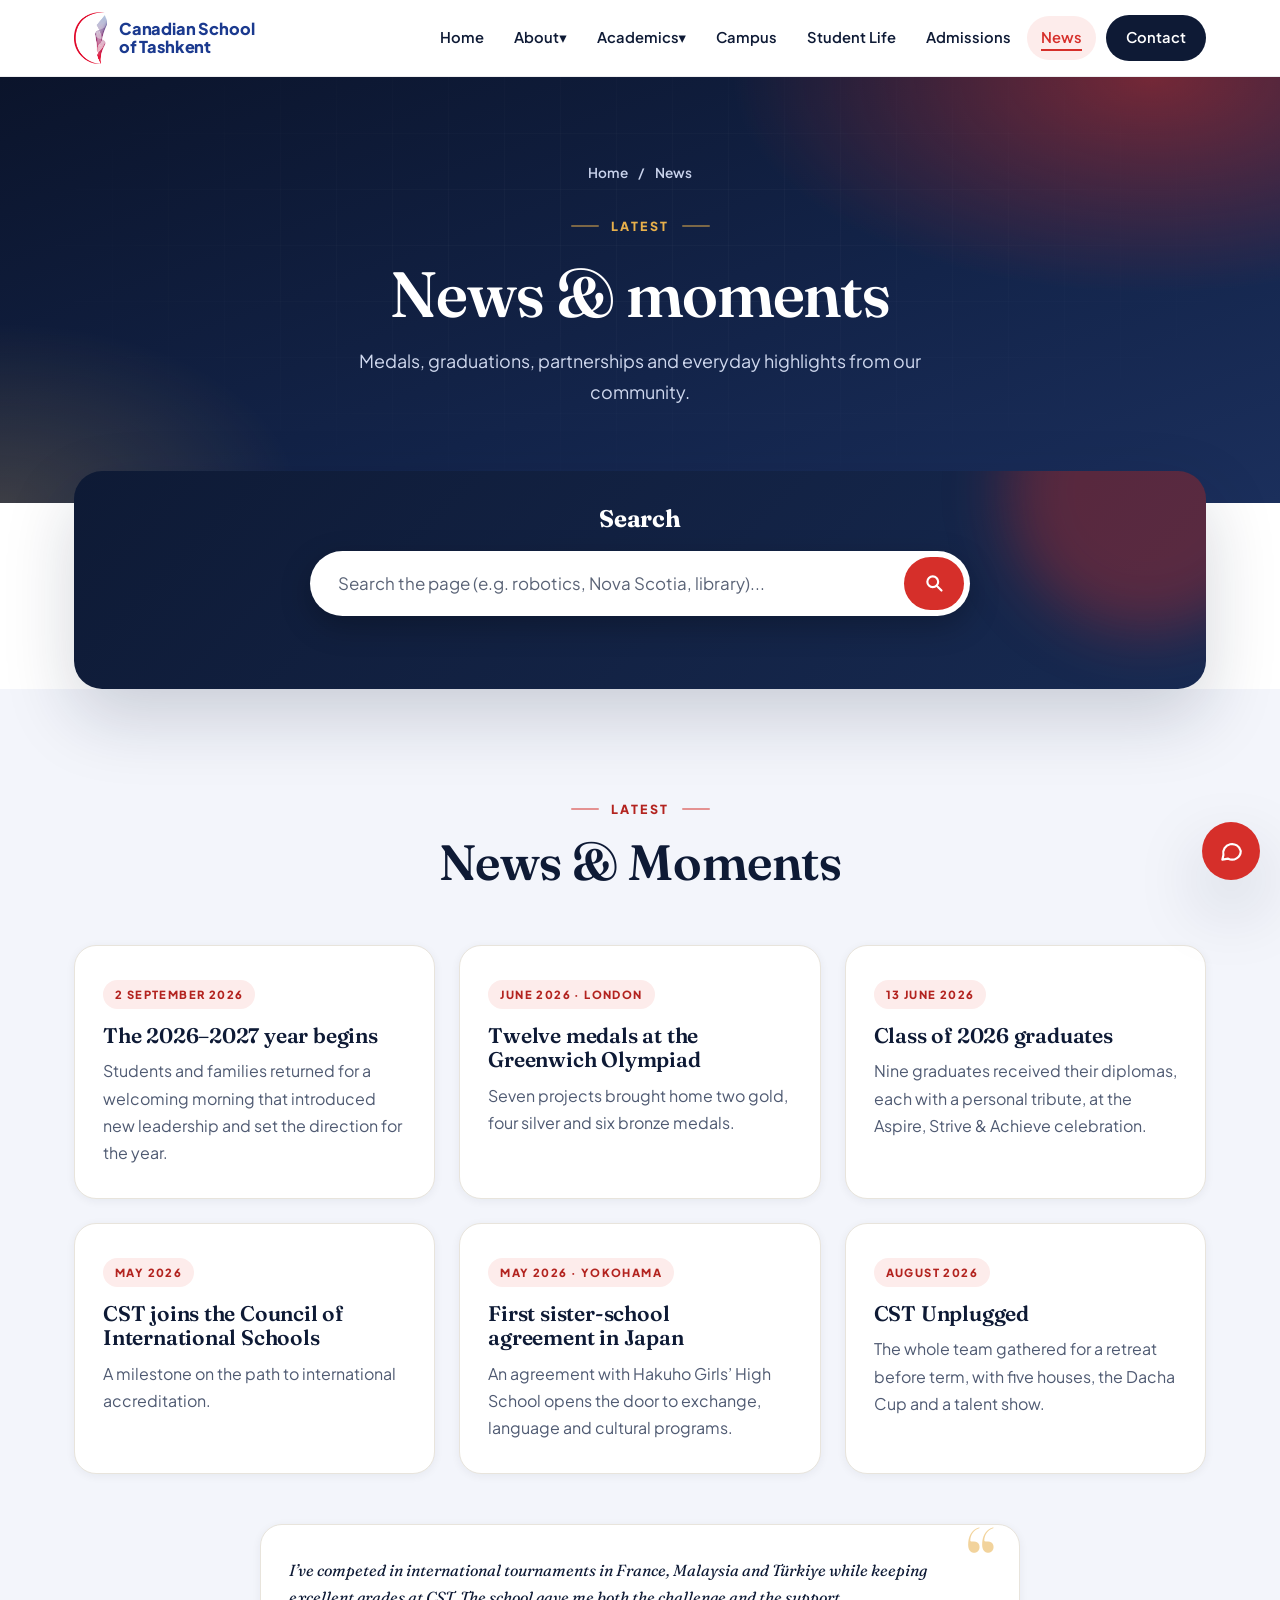
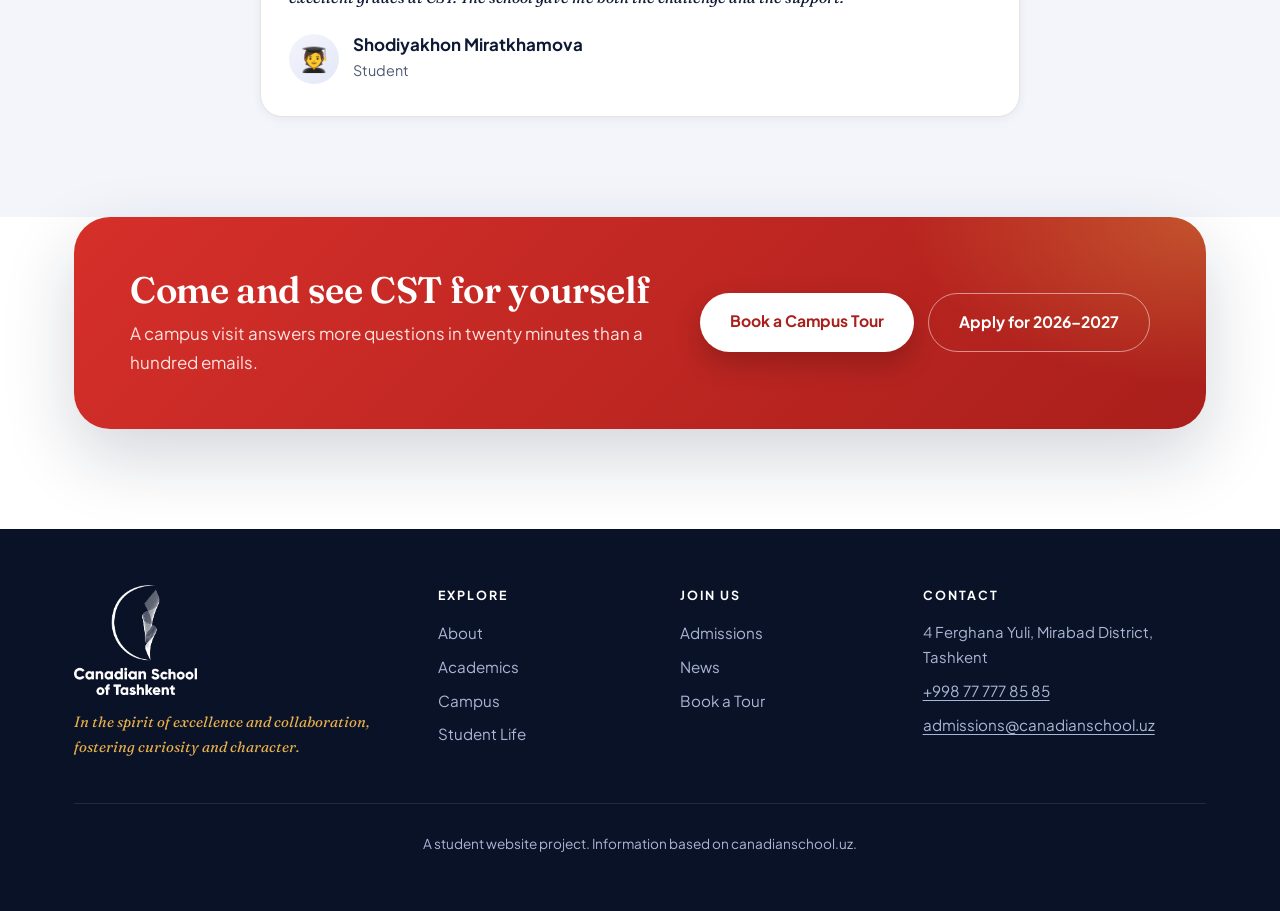
<file: school/news.html>
<!DOCTYPE html>
<html lang="en">
<head>
  <meta charset="UTF-8">
  <meta name="viewport" content="width=device-width, initial-scale=1.0">
  <meta name="description" content="Latest news and moments from Canadian School of Tashkent.">
  <title>News | Canadian School of Tashkent</title>
  <link rel="preconnect" href="https://fonts.googleapis.com">
  <link rel="preconnect" href="https://fonts.gstatic.com" crossorigin>
  <link href="https://fonts.googleapis.com/css2?family=Fraunces:ital,opsz,wght@0,9..144,500;0,9..144,600;0,9..144,700;1,9..144,500;1,9..144,600&family=Plus+Jakarta+Sans:wght@400;500;600;700;800&display=swap" rel="stylesheet">
  <link rel="stylesheet" href="styles.css">
  <link rel="stylesheet" href="chatbot.css">
</head>
<body>
  <a class="skip-link" href="#main">Skip to main content</a>

  <!-- Navigation -->
  <header class="topbar">
    <div class="container">
      <a href="index.html" class="logo" aria-label="Canadian School of Tashkent, home"><img class="logo-mark" src="images/mark-color.png" alt="" width="35" height="56"><span class="logo-text">Canadian School<br>of Tashkent</span></a>
      <button class="menu-toggle" id="menuToggle" aria-label="Toggle menu" aria-expanded="false" aria-controls="mainNav">☰ Menu</button>
      <nav id="mainNav" aria-label="Main">
        <a href="index.html">Home</a>
        <div class="dropdown">
          <a href="about.html">About <span aria-hidden="true">▾</span></a>
          <div class="submenu">
            <a href="about.html#mission">Mission &amp; Vision</a>
            <a href="about.html#values">Core Values</a>
            <a href="about.html#licenses">Licenses</a>
            <a href="about.html#leadership">Leadership</a>
          </div>
        </div>
        <div class="dropdown">
          <a href="academics.html">Academics <span aria-hidden="true">▾</span></a>
          <div class="submenu">
            <a href="academics.html#journey">The Journey, Ages 5–18</a>
            <a href="academics.html#program">How It Is Built</a>
            <a href="academics.html#future-ready">Future-Ready Studies</a>
            <a href="academics.html#nova-scotia">Nova Scotia Pathway</a>
          </div>
        </div>
        <a href="campus.html">Campus</a>
        <a href="student-life.html">Student Life</a>
        <a href="admissions.html">Admissions</a>
        <a href="news.html" class="active" aria-current="page">News</a>
        <a href="contact.html" class="cta">Contact</a>
      </nav>
    </div>
  </header>

  <main id="main" tabindex="-1">

  <div class="page-hero">
    <div class="container">
      <div class="crumbs"><a href="index.html">Home</a><span>/</span><span>News</span></div>
      <span class="eyebrow">Latest</span>
      <h1>News &amp; moments</h1>
      <p>Medals, graduations, partnerships and everyday highlights from our community.</p>
    </div>
  </div>

  <div class="search-section" id="search">
    <div class="container">
      <div class="search-box">
        <h2>Search</h2>
        <form class="search-form" id="searchForm" role="search">
          <input type="search" id="searchInput" placeholder="Search the page (e.g. robotics, Nova Scotia, library)..." aria-label="Search the page" autocomplete="off">
          <button type="button" class="clear" id="searchClear" aria-label="Clear search" hidden>✕</button>
          <button type="submit" aria-label="Search"><svg width="20" height="20" viewBox="0 0 24 24" fill="none" stroke="currentColor" stroke-width="2.6" stroke-linecap="round" aria-hidden="true"><circle cx="10.5" cy="10.5" r="6.5"/><path d="M15.5 15.5L21 21"/></svg></button>
        </form>
        <p class="search-status" id="searchStatus" aria-live="polite"></p>
      </div>
    </div>
  </div>
  <section id="news" class="bg-sky">
    <div class="container">
      <div class="section-head">
        <span class="eyebrow">Latest</span>
        <h2>News &amp; Moments</h2>
      </div>
      <div class="grid three">
        <div class="card news"><span class="date">2 September 2026</span><h3>The 2026–2027 year begins</h3><p>Students and families returned for a welcoming morning that introduced new leadership and set the direction for the year.</p></div>
        <div class="card news"><span class="date">June 2026 · London</span><h3>Twelve medals at the Greenwich Olympiad</h3><p>Seven projects brought home two gold, four silver and six bronze medals.</p></div>
        <div class="card news"><span class="date">13 June 2026</span><h3>Class of 2026 graduates</h3><p>Nine graduates received their diplomas, each with a personal tribute, at the Aspire, Strive &amp; Achieve celebration.</p></div>
        <div class="card news"><span class="date">May 2026</span><h3>CST joins the Council of International Schools</h3><p>A milestone on the path to international accreditation.</p></div>
        <div class="card news"><span class="date">May 2026 · Yokohama</span><h3>First sister-school agreement in Japan</h3><p>An agreement with Hakuho Girls’ High School opens the door to exchange, language and cultural programs.</p></div>
        <div class="card news"><span class="date">August 2026</span><h3>CST Unplugged</h3><p>The whole team gathered for a retreat before term, with five houses, the Dacha Cup and a talent show.</p></div>
      </div>

      <div class="card quote" style="max-width:760px; margin:50px auto 0;">
        <p>I’ve competed in international tournaments in France, Malaysia and Türkiye while keeping excellent grades at CST. The school gave me both the challenge and the support.</p>
        <div class="who"><div class="avatar" aria-hidden="true">🧑‍🎓</div><div><strong>Shodiyakhon Miratkhamova</strong><span>Student</span></div></div>
      </div>
    </div>
  </section>
  <section class="cta-section">
    <div class="container">
      <div class="cta-band">
        <div>
          <h2>Come and see CST for yourself</h2>
          <p>A campus visit answers more questions in twenty minutes than a hundred emails.</p>
        </div>
        <div class="cta-actions">
          <a href="contact.html" class="btn btn-primary">Book a Campus Tour</a>
          <a href="admissions.html" class="btn btn-ghost">Apply for 2026–2027</a>
        </div>
      </div>
    </div>
  </section>
  </main>


  <footer>
    <div class="container">
      <div class="foot-grid">
        <div class="foot-brand">
          <a href="index.html" class="logo" aria-label="Canadian School of Tashkent, home"><img src="images/logo-white.png" alt="Canadian School of Tashkent" width="86" height="77"></a>
          <p class="motto">In the spirit of excellence and collaboration, fostering curiosity and character.</p>
        </div>
        <div>
          <h4>Explore</h4>
          <a href="about.html">About</a>
          <a href="academics.html">Academics</a>
          <a href="campus.html">Campus</a>
          <a href="student-life.html">Student Life</a>
        </div>
        <div>
          <h4>Join Us</h4>
          <a href="admissions.html">Admissions</a>
          <a href="news.html">News</a>
          <a href="contact.html">Book a Tour</a>
        </div>
        <div>
          <h4>Contact</h4>
          <p>4 Ferghana Yuli, Mirabad District, Tashkent</p>
          <p><a href="tel:+998777778585">+998 77 777 85 85</a></p>
          <p><a href="mailto:admissions@canadianschool.uz">admissions@canadianschool.uz</a></p>
        </div>
      </div>
      <p class="foot-note">A student website project. Information based on canadianschool.uz.</p>
    </div>
  </footer>

  <script src="script.js"></script>
  <script src="chatbot.js"></script>

</body>
</html>
</file>
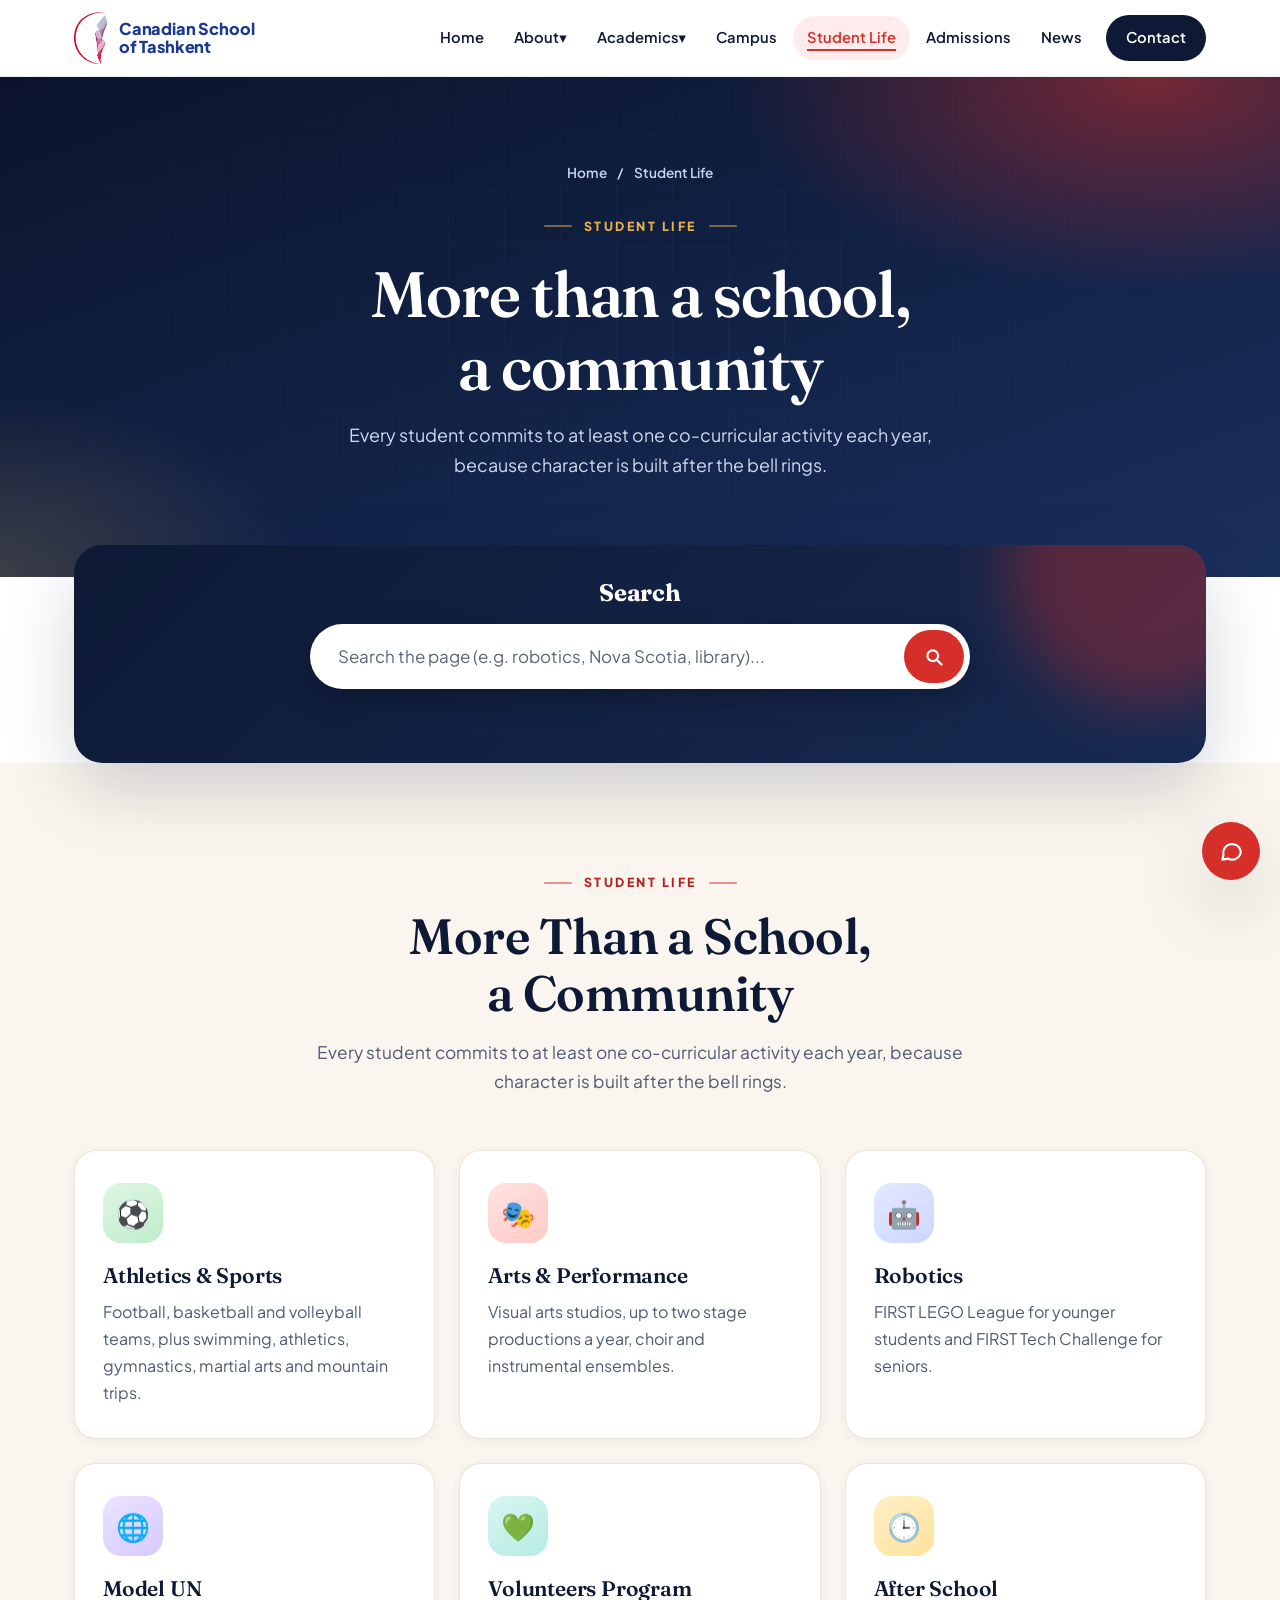
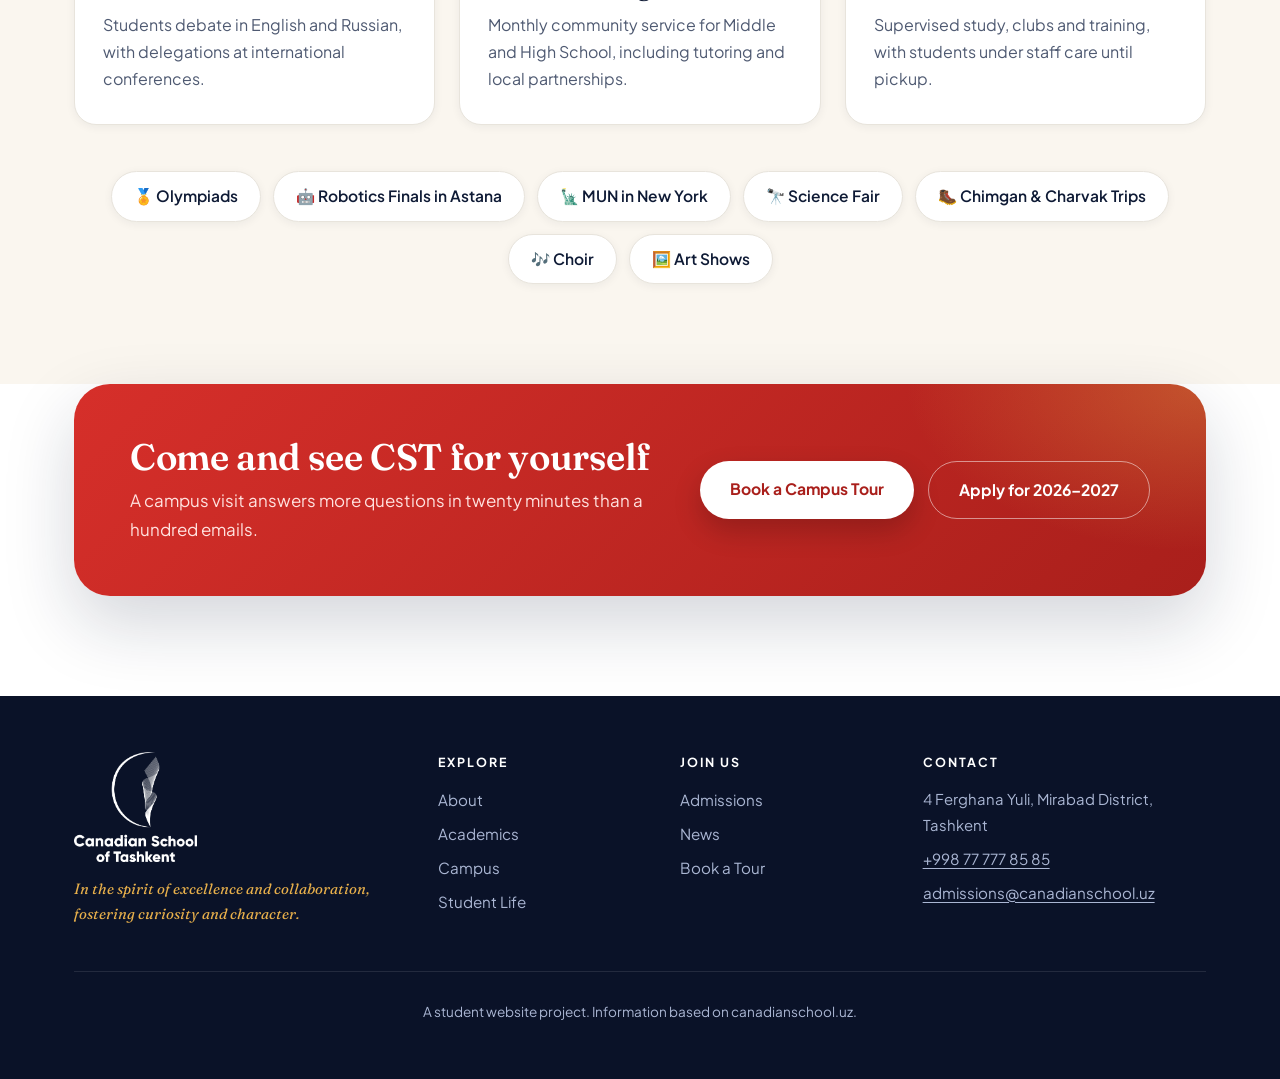
<file: school/student-life.html>
<!DOCTYPE html>
<html lang="en">
<head>
  <meta charset="UTF-8">
  <meta name="viewport" content="width=device-width, initial-scale=1.0">
  <meta name="description" content="Sports, arts, robotics, Model UN, volunteering and after-school programmes at CST.">
  <title>Student Life | Canadian School of Tashkent</title>
  <link rel="preconnect" href="https://fonts.googleapis.com">
  <link rel="preconnect" href="https://fonts.gstatic.com" crossorigin>
  <link href="https://fonts.googleapis.com/css2?family=Fraunces:ital,opsz,wght@0,9..144,500;0,9..144,600;0,9..144,700;1,9..144,500;1,9..144,600&family=Plus+Jakarta+Sans:wght@400;500;600;700;800&display=swap" rel="stylesheet">
  <link rel="stylesheet" href="styles.css">
  <link rel="stylesheet" href="chatbot.css">
</head>
<body>
  <a class="skip-link" href="#main">Skip to main content</a>

  <!-- Navigation -->
  <header class="topbar">
    <div class="container">
      <a href="index.html" class="logo" aria-label="Canadian School of Tashkent, home"><img class="logo-mark" src="images/mark-color.png" alt="" width="35" height="56"><span class="logo-text">Canadian School<br>of Tashkent</span></a>
      <button class="menu-toggle" id="menuToggle" aria-label="Toggle menu" aria-expanded="false" aria-controls="mainNav">☰ Menu</button>
      <nav id="mainNav" aria-label="Main">
        <a href="index.html">Home</a>
        <div class="dropdown">
          <a href="about.html">About <span aria-hidden="true">▾</span></a>
          <div class="submenu">
            <a href="about.html#mission">Mission &amp; Vision</a>
            <a href="about.html#values">Core Values</a>
            <a href="about.html#licenses">Licenses</a>
            <a href="about.html#leadership">Leadership</a>
          </div>
        </div>
        <div class="dropdown">
          <a href="academics.html">Academics <span aria-hidden="true">▾</span></a>
          <div class="submenu">
            <a href="academics.html#journey">The Journey, Ages 5–18</a>
            <a href="academics.html#program">How It Is Built</a>
            <a href="academics.html#future-ready">Future-Ready Studies</a>
            <a href="academics.html#nova-scotia">Nova Scotia Pathway</a>
          </div>
        </div>
        <a href="campus.html">Campus</a>
        <a href="student-life.html" class="active" aria-current="page">Student Life</a>
        <a href="admissions.html">Admissions</a>
        <a href="news.html">News</a>
        <a href="contact.html" class="cta">Contact</a>
      </nav>
    </div>
  </header>

  <main id="main" tabindex="-1">

  <div class="page-hero">
    <div class="container">
      <div class="crumbs"><a href="index.html">Home</a><span>/</span><span>Student Life</span></div>
      <span class="eyebrow">Student Life</span>
      <h1>More than a school, a community</h1>
      <p>Every student commits to at least one co-curricular activity each year, because character is built after the bell rings.</p>
    </div>
  </div>

  <div class="search-section" id="search">
    <div class="container">
      <div class="search-box">
        <h2>Search</h2>
        <form class="search-form" id="searchForm" role="search">
          <input type="search" id="searchInput" placeholder="Search the page (e.g. robotics, Nova Scotia, library)..." aria-label="Search the page" autocomplete="off">
          <button type="button" class="clear" id="searchClear" aria-label="Clear search" hidden>✕</button>
          <button type="submit" aria-label="Search"><svg width="20" height="20" viewBox="0 0 24 24" fill="none" stroke="currentColor" stroke-width="2.6" stroke-linecap="round" aria-hidden="true"><circle cx="10.5" cy="10.5" r="6.5"/><path d="M15.5 15.5L21 21"/></svg></button>
        </form>
        <p class="search-status" id="searchStatus" aria-live="polite"></p>
      </div>
    </div>
  </div>
  <section id="life" class="bg-cream">
    <div class="container">
      <div class="section-head">
        <span class="eyebrow">Student Life</span>
        <h2>More Than a School, a Community</h2>
        <p>Every student commits to at least one co-curricular activity each year, because character is built after the bell rings.</p>
      </div>

      <div class="grid three">
        <div class="card c6"><div class="icon" aria-hidden="true">⚽</div><h3>Athletics &amp; Sports</h3><p>Football, basketball and volleyball teams, plus swimming, athletics, gymnastics, martial arts and mountain trips.</p></div>
        <div class="card c3"><div class="icon" aria-hidden="true">🎭</div><h3>Arts &amp; Performance</h3><p>Visual arts studios, up to two stage productions a year, choir and instrumental ensembles.</p></div>
        <div class="card c1"><div class="icon" aria-hidden="true">🤖</div><h3>Robotics</h3><p>FIRST LEGO League for younger students and FIRST Tech Challenge for seniors.</p></div>
        <div class="card c5"><div class="icon" aria-hidden="true">🌐</div><h3>Model UN</h3><p>Students debate in English and Russian, with delegations at international conferences.</p></div>
        <div class="card c2"><div class="icon" aria-hidden="true">💚</div><h3>Volunteers Program</h3><p>Monthly community service for Middle and High School, including tutoring and local partnerships.</p></div>
        <div class="card c4"><div class="icon" aria-hidden="true">🕒</div><h3>After School</h3><p>Supervised study, clubs and training, with students under staff care until pickup.</p></div>
      </div>

      <div class="chips">
        <span class="chip">🏅 Olympiads</span>
        <span class="chip">🤖 Robotics Finals in Astana</span>
        <span class="chip">🗽 MUN in New York</span>
        <span class="chip">🔭 Science Fair</span>
        <span class="chip">🥾 Chimgan &amp; Charvak Trips</span>
        <span class="chip">🎶 Choir</span>
        <span class="chip">🖼️ Art Shows</span>
      </div>
    </div>
  </section>
  <section class="cta-section">
    <div class="container">
      <div class="cta-band">
        <div>
          <h2>Come and see CST for yourself</h2>
          <p>A campus visit answers more questions in twenty minutes than a hundred emails.</p>
        </div>
        <div class="cta-actions">
          <a href="contact.html" class="btn btn-primary">Book a Campus Tour</a>
          <a href="admissions.html" class="btn btn-ghost">Apply for 2026–2027</a>
        </div>
      </div>
    </div>
  </section>
  </main>


  <footer>
    <div class="container">
      <div class="foot-grid">
        <div class="foot-brand">
          <a href="index.html" class="logo" aria-label="Canadian School of Tashkent, home"><img src="images/logo-white.png" alt="Canadian School of Tashkent" width="86" height="77"></a>
          <p class="motto">In the spirit of excellence and collaboration, fostering curiosity and character.</p>
        </div>
        <div>
          <h4>Explore</h4>
          <a href="about.html">About</a>
          <a href="academics.html">Academics</a>
          <a href="campus.html">Campus</a>
          <a href="student-life.html">Student Life</a>
        </div>
        <div>
          <h4>Join Us</h4>
          <a href="admissions.html">Admissions</a>
          <a href="news.html">News</a>
          <a href="contact.html">Book a Tour</a>
        </div>
        <div>
          <h4>Contact</h4>
          <p>4 Ferghana Yuli, Mirabad District, Tashkent</p>
          <p><a href="tel:+998777778585">+998 77 777 85 85</a></p>
          <p><a href="mailto:admissions@canadianschool.uz">admissions@canadianschool.uz</a></p>
        </div>
      </div>
      <p class="foot-note">A student website project. Information based on canadianschool.uz.</p>
    </div>
  </footer>

  <script src="script.js"></script>
  <script src="chatbot.js"></script>

</body>
</html>
</file>
<file: school/styles.css>
/* =========================================================
   Canadian School of Tashkent - student website
   ========================================================= */
:root {
  --ink: #101a30;
  --navy: #0e1a35;
  --navy-2: #172a52;
  --red: #d62f2a;
  --red-dark: #a91f1b;
  --red-soft: #fdeceb;
  --gold: #e8b04b;
  --teal: #19a59a;
  --muted: #5d677d;
  --line: #e8e4dc;
  --cream: #faf6ef;
  --paper: #ffffff;
  --sky: #f3f5fb;
  --radius: 22px;
  --shadow-sm: 0 2px 10px rgba(14, 26, 53, 0.06);
  --shadow: 0 14px 40px rgba(14, 26, 53, 0.09);
  --shadow-lg: 0 28px 70px rgba(14, 26, 53, 0.18);
  --serif: "Fraunces", Georgia, "Times New Roman", serif;
  --sans: "Plus Jakarta Sans", "Segoe UI", system-ui, -apple-system, Arial, sans-serif;
}

* { margin: 0; padding: 0; box-sizing: border-box; }
html { scroll-behavior: smooth; scroll-padding-top: 92px; }

body {
  font-family: var(--sans);
  font-size: 1.02rem;
  line-height: 1.75;
  color: var(--ink);
  background: var(--paper);
  -webkit-font-smoothing: antialiased;
}

h1, h2, h3 { font-family: var(--serif); color: var(--navy); line-height: 1.15; letter-spacing: -0.01em; }
a { color: inherit; }
img, svg { max-width: 100%; }

.container { max-width: 1180px; margin: 0 auto; padding: 0 24px; }

::selection { background: var(--gold); color: var(--navy); }

/* ---------- Scroll progress ---------- */
.progress {
  position: fixed; top: 0; left: 0; height: 4px; width: 0; z-index: 100;
  background: linear-gradient(90deg, var(--red), var(--gold));
}

/* ---------- Navigation ---------- */
.topbar {
  position: sticky; top: 0; z-index: 60;
  background: rgba(255, 255, 255, 0.86);
  backdrop-filter: saturate(180%) blur(14px);
  -webkit-backdrop-filter: saturate(180%) blur(14px);
  border-bottom: 1px solid rgba(14, 26, 53, 0.07);
}
.topbar .container {
  display: flex; align-items: center; justify-content: space-between;
  flex-wrap: wrap; gap: 6px 20px; padding-top: 12px; padding-bottom: 12px;
}
.logo {
  font-family: var(--serif); font-weight: 700; font-size: 1.2rem; letter-spacing: -0.01em;
  color: var(--navy); text-decoration: none; display: flex; align-items: center; gap: 11px;
}
.logo .mark {
  display: grid; place-items: center; width: 40px; height: 40px; font-size: 1.2rem;
  background: linear-gradient(145deg, var(--red), var(--red-dark));
  border-radius: 12px; box-shadow: 0 6px 16px rgba(214, 47, 42, 0.35);
}
nav { display: flex; flex-wrap: wrap; align-items: center; gap: 2px; }
nav a {
  text-decoration: none; font-weight: 600; font-size: 0.92rem; color: var(--navy);
  padding: 9px 14px; border-radius: 999px; transition: background 0.2s, color 0.2s;
}
nav a:hover { background: var(--red-soft); color: var(--red); }
nav a.active { background: var(--red-soft); color: var(--red); }
nav a.cta { background: var(--navy); color: #fff; margin-left: 8px; padding: 10px 20px; }
nav a.cta:hover, nav a.cta.active { background: var(--red); color: #fff; }

.menu-toggle {
  display: none; border: none; cursor: pointer; font: inherit; font-weight: 700;
  background: var(--sky); color: var(--navy); padding: 9px 18px; border-radius: 999px;
}

.dropdown { position: relative; }
.submenu {
  position: absolute; top: 100%; left: 0; min-width: 240px; padding: 8px; margin-top: 6px;
  background: #fff; border-radius: 18px; box-shadow: var(--shadow-lg);
  border: 1px solid var(--line); opacity: 0; visibility: hidden;
  transform: translateY(8px); transition: opacity 0.2s, transform 0.2s, visibility 0.2s;
}
.submenu::before { content: ""; position: absolute; top: -10px; left: 0; right: 0; height: 10px; }
.submenu a { display: block; border-radius: 12px; white-space: nowrap; padding: 10px 14px; }
.dropdown:hover .submenu,
.dropdown:focus-within .submenu { opacity: 1; visibility: visible; transform: translateY(0); }

/* ---------- Hero ---------- */
.hero {
  position: relative; overflow: hidden; color: #fff;
  padding: 96px 0 170px;
  background:
    radial-gradient(900px 500px at 85% 10%, rgba(214, 47, 42, 0.55), transparent 60%),
    radial-gradient(700px 500px at 0% 100%, rgba(232, 176, 75, 0.20), transparent 60%),
    linear-gradient(160deg, #0b142b 0%, #13244a 55%, #1b2f5c 100%);
}
.hero::before {
  content: ""; position: absolute; inset: 0; opacity: 0.5;
  background-image:
    linear-gradient(rgba(255,255,255,0.05) 1px, transparent 1px),
    linear-gradient(90deg, rgba(255,255,255,0.05) 1px, transparent 1px);
  background-size: 56px 56px;
  -webkit-mask-image: radial-gradient(ellipse at 50% 40%, #000 20%, transparent 75%);
  mask-image: radial-gradient(ellipse at 50% 40%, #000 20%, transparent 75%);
}
.hero-grid {
  position: relative; display: grid; grid-template-columns: 1.15fr 0.85fr;
  gap: 60px; align-items: center;
}
.badge {
  display: inline-flex; align-items: center; gap: 10px;
  background: rgba(255,255,255,0.09); border: 1px solid rgba(255,255,255,0.2);
  padding: 8px 18px; border-radius: 999px; font-weight: 600; font-size: 0.85rem;
  margin-bottom: 26px; backdrop-filter: blur(6px);
}
.badge .dot { width: 8px; height: 8px; border-radius: 50%; background: var(--gold); box-shadow: 0 0 0 4px rgba(232,176,75,0.25); }
.hero h1 {
  color: #fff; font-weight: 600; font-size: clamp(2.7rem, 6.4vw, 5rem);
  line-height: 1.04; letter-spacing: -0.025em;
}
.hero h1 em { font-style: italic; font-weight: 500; color: var(--gold); display: block; }
.hero .lead { margin: 26px 0 34px; max-width: 560px; font-size: 1.15rem; color: #cfd8ee; }
.hero-actions { display: flex; flex-wrap: wrap; gap: 14px; }

.btn {
  display: inline-block; text-decoration: none; font-weight: 700; font-size: 0.98rem;
  padding: 15px 30px; border-radius: 999px;
  transition: transform 0.2s, box-shadow 0.2s, background 0.2s;
}
.btn:hover { transform: translateY(-3px); }
.btn-primary { background: var(--red); color: #fff; box-shadow: 0 12px 28px rgba(214, 47, 42, 0.45); }
.btn-primary:hover { background: #e63a35; box-shadow: 0 16px 36px rgba(214, 47, 42, 0.55); }
.btn-ghost { border: 1.5px solid rgba(255,255,255,0.5); color: #fff; }
.btn-ghost:hover { background: rgba(255,255,255,0.12); }

.hero-points { list-style: none; margin-top: 38px; display: grid; gap: 8px; }
.hero-points li { padding-left: 30px; position: relative; color: #dbe3f5; font-size: 0.95rem; font-weight: 500; }
.hero-points li::before {
  content: "✓"; position: absolute; left: 0; top: 3px; width: 20px; height: 20px;
  line-height: 20px; text-align: center; font-size: 0.7rem; font-weight: 800;
  border-radius: 50%; background: rgba(232,176,75,0.2); color: var(--gold);
}

.hero-visual { position: relative; padding: 30px 0; }
.hv-card.main {
  position: relative; overflow: hidden; color: #fff; padding: 44px 36px; min-height: 360px;
  border-radius: 32px; display: flex; flex-direction: column; justify-content: flex-end; gap: 10px;
  background: linear-gradient(150deg, rgba(255,255,255,0.14), rgba(255,255,255,0.04));
  border: 1px solid rgba(255,255,255,0.22); backdrop-filter: blur(12px);
  box-shadow: var(--shadow-lg);
}
.hv-card .leaf {
  position: absolute; top: -34px; right: -24px; width: 190px; color: var(--red); opacity: 0.9;
  transform: rotate(14deg); filter: drop-shadow(0 20px 40px rgba(214,47,42,0.5));
}
.hv-label { position: relative; text-transform: uppercase; letter-spacing: 2.5px; font-size: 0.72rem; font-weight: 700; color: var(--gold); }
.hv-card strong { font-family: var(--serif); font-size: 1.9rem; font-weight: 600; line-height: 1.2; position: relative; }
.hv-sub { color: #c4cfe8; font-size: 0.92rem; }
.hv-chip {
  position: absolute; background: #fff; color: var(--navy); font-weight: 700; font-size: 0.86rem;
  padding: 11px 18px; border-radius: 16px; box-shadow: var(--shadow-lg); white-space: nowrap;
  animation: bob 6s ease-in-out infinite;
}
.c-a { top: 4px; left: -26px; }
.c-b { top: 30%; right: -22px; animation-delay: -2s; }
.c-c { bottom: 2px; left: 22px; animation-delay: -4s; }
@keyframes bob { 0%, 100% { transform: translateY(0); } 50% { transform: translateY(-9px); } }

/* ---------- Stats ---------- */
.stats { margin-top: -84px; position: relative; z-index: 5; }
.stats-grid {
  display: grid; grid-template-columns: repeat(auto-fit, minmax(200px, 1fr));
  background: #fff; border-radius: 28px; box-shadow: var(--shadow-lg);
  border: 1px solid var(--line); padding: 14px;
  width: min(1132px, calc(100% - 48px)); /* keep the page gutter that .container padding lost */
}
.stat { text-align: center; padding: 26px 16px; position: relative; }
.stat + .stat::before {
  content: ""; position: absolute; left: 0; top: 24%; bottom: 24%; width: 1px; background: var(--line);
}
.stat strong { display: block; font-family: var(--serif); font-size: 2.8rem; font-weight: 600; line-height: 1.1; color: var(--red); }
.stat span { color: var(--muted); font-weight: 600; font-size: 0.9rem; }

/* ---------- Search ---------- */
.search-section { padding: 44px 0 0; }
.search-box {
  background: linear-gradient(135deg, var(--navy), var(--navy-2));
  border-radius: 28px; padding: 34px 26px; text-align: center; box-shadow: var(--shadow);
  position: relative; overflow: hidden;
}
.search-box::after {
  content: ""; position: absolute; width: 280px; height: 280px; border-radius: 50%;
  right: -80px; top: -120px; background: rgba(214, 47, 42, 0.35); filter: blur(30px);
  pointer-events: none;
}
.search-box h2 { color: #fff; font-size: 1.5rem; margin-bottom: 18px; position: relative; }
.search-form {
  position: relative; z-index: 1; display: flex; max-width: 660px; margin: 0 auto;
  background: #fff; border-radius: 999px; padding: 6px;
  box-shadow: 0 10px 30px rgba(0,0,0,0.25);
}
.search-form input {
  flex: 1; min-width: 0; border: none; background: transparent; outline: none;
  padding: 12px 22px; font: inherit; color: var(--ink);
}
.search-form button {
  border: none; cursor: pointer; font: inherit; font-weight: 800; border-radius: 999px;
  padding: 12px 24px; background: var(--red); color: #fff; transition: background 0.2s;
}
.search-form button:hover { background: var(--red-dark); }
.search-form button.clear { background: transparent; color: var(--muted); padding: 12px 14px; }
.search-form button.clear:hover { background: transparent; color: var(--red); }
.search-status { color: #c9d3ec; margin-top: 16px; min-height: 1.6em; font-weight: 500; font-size: 0.93rem; position: relative; }
mark.hit { background: #ffe08a; color: var(--navy); padding: 0 3px; border-radius: 4px; }
mark.hit.current { background: var(--red); color: #fff; }

/* ---------- Sections ---------- */
section { padding: 100px 0; }
.bg-sky { background: var(--sky); }
.bg-cream { background: var(--cream); }

.section-head { text-align: center; max-width: 700px; margin: 0 auto 54px; }
.eyebrow {
  display: inline-flex; align-items: center; gap: 12px; text-transform: uppercase;
  letter-spacing: 2.5px; font-weight: 800; font-size: 0.74rem; color: var(--red); margin-bottom: 14px;
}
.eyebrow::before, .eyebrow::after { content: ""; width: 28px; height: 2px; background: var(--red); opacity: 0.5; border-radius: 2px; }
.about-text .eyebrow::after { display: none; }
.section-head h2 { font-size: clamp(2.1rem, 4.6vw, 3.1rem); font-weight: 600; margin-bottom: 16px; }
.section-head p { color: var(--muted); font-size: 1.08rem; }

/* About */
.about-grid { display: grid; grid-template-columns: 0.9fr 1.1fr; gap: 70px; align-items: center; }
.about-visual {
  position: relative; border-radius: 36px; padding: 70px 30px; text-align: center;
  font-size: 5.5rem; line-height: 1.2; color: #fff; overflow: hidden; box-shadow: var(--shadow-lg);
  background:
    radial-gradient(300px 220px at 80% 0%, rgba(232,176,75,0.4), transparent 70%),
    linear-gradient(150deg, var(--navy-2), var(--navy));
}
.about-visual::after {
  content: ""; position: absolute; inset: 14px; border-radius: 26px; border: 1px dashed rgba(255,255,255,0.25);
}
.about-visual small {
  display: block; font-family: var(--serif); font-style: italic; font-size: 1.2rem;
  color: var(--gold); margin-top: 14px; position: relative; z-index: 1;
}
.about-text h2 { font-size: clamp(2rem, 4.4vw, 2.9rem); font-weight: 600; margin-bottom: 20px; }
.about-text p { margin-bottom: 20px; color: var(--muted); font-size: 1.06rem; }
.checks { list-style: none; display: grid; gap: 12px; }
.checks li { padding-left: 38px; position: relative; font-weight: 600; }
.checks li::before {
  content: "✓"; position: absolute; left: 0; top: 1px; width: 26px; height: 26px;
  line-height: 26px; text-align: center; font-size: 0.8rem; font-weight: 800;
  color: #fff; background: linear-gradient(145deg, var(--teal), #0f8077); border-radius: 50%;
}

/* Cards */
.grid { display: grid; grid-template-columns: repeat(auto-fit, minmax(250px, 1fr)); gap: 24px; }
.grid.two { grid-template-columns: repeat(auto-fit, minmax(320px, 1fr)); }
.card {
  position: relative; background: #fff; border-radius: var(--radius); padding: 32px 28px;
  border: 1px solid var(--line); box-shadow: var(--shadow-sm);
  transition: transform 0.3s, box-shadow 0.3s, border-color 0.3s; overflow: hidden;
}
.card::before {
  content: ""; position: absolute; left: 0; right: 0; top: 0; height: 4px;
  background: linear-gradient(90deg, var(--red), var(--gold)); transform: scaleX(0);
  transform-origin: left; transition: transform 0.4s;
}
.card:hover { transform: translateY(-8px); box-shadow: var(--shadow); border-color: transparent; }
.card:hover::before { transform: scaleX(1); }
.card h3 { font-size: 1.28rem; font-weight: 600; margin-bottom: 10px; }
.card p { color: var(--muted); font-size: 0.97rem; }

.icon {
  width: 60px; height: 60px; display: grid; place-items: center; font-size: 1.7rem;
  border-radius: 18px; margin-bottom: 20px; transition: transform 0.3s;
}
.card:hover .icon { transform: rotate(-6deg) scale(1.08); }
.c1 .icon { background: linear-gradient(145deg, #e4e9ff, #cdd6ff); }
.c2 .icon { background: linear-gradient(145deg, #d8f6f1, #b5ece3); }
.c3 .icon { background: linear-gradient(145deg, #ffe3e1, #ffc9c5); }
.c4 .icon { background: linear-gradient(145deg, #fff0c9, #ffe29a); }
.c5 .icon { background: linear-gradient(145deg, #ebe4ff, #d6c9ff); }
.c6 .icon { background: linear-gradient(145deg, #dff6e4, #bfeccb); }

/* Timeline -> four stage columns */
.timeline {
  display: grid; grid-template-columns: repeat(4, 1fr); gap: 22px; position: relative;
}
.timeline::before {
  content: ""; position: absolute; left: 6%; right: 6%; top: 44px; height: 3px; z-index: 0;
  background: repeating-linear-gradient(90deg, var(--red) 0 10px, transparent 10px 18px); opacity: 0.45;
}
.step { position: relative; z-index: 1; display: flex; flex-direction: column; }
.time {
  align-self: center; width: 88px; height: 88px; border-radius: 50%; display: grid; place-items: center;
  background: linear-gradient(145deg, var(--red), var(--red-dark)); color: #fff;
  font-family: var(--serif); font-weight: 700; font-size: 1.35rem;
  box-shadow: 0 0 0 8px var(--sky), 0 14px 30px rgba(214, 47, 42, 0.35);
}
.step-body {
  margin-top: -14px; padding: 44px 24px 28px; background: #fff; border-radius: var(--radius);
  border: 1px solid var(--line); box-shadow: var(--shadow-sm); flex: 1; text-align: center;
  transition: transform 0.3s, box-shadow 0.3s;
}
.step:hover .step-body { transform: translateY(-6px); box-shadow: var(--shadow); }
.step-body h3 { font-size: 1.15rem; font-weight: 600; margin-bottom: 8px; }
.step-body p { color: var(--muted); font-size: 0.93rem; }

/* Chips */
.chips { display: flex; flex-wrap: wrap; gap: 12px; justify-content: center; margin-top: 46px; }
.chip {
  background: #fff; border: 1px solid var(--line); padding: 11px 22px; border-radius: 999px;
  font-weight: 600; font-size: 0.93rem; color: var(--navy); box-shadow: var(--shadow-sm);
  transition: transform 0.2s, background 0.2s, color 0.2s, border-color 0.2s;
}
.chip:hover { transform: translateY(-3px); background: var(--navy); color: #fff; border-color: var(--navy); }

/* Callout */
.callout {
  max-width: 860px; margin: 56px auto 0; padding: 34px 38px; background: #fff;
  border-radius: var(--radius); box-shadow: var(--shadow); border: 1px solid var(--line);
  position: relative; overflow: hidden;
}
.callout::before { content: ""; position: absolute; left: 0; top: 0; bottom: 0; width: 6px; background: linear-gradient(var(--red), var(--gold)); }
.callout h3 { font-size: 1.35rem; margin-bottom: 10px; }
.callout p { color: var(--muted); }

/* Campus tiles */
.tiles { display: grid; grid-template-columns: repeat(auto-fit, minmax(320px, 1fr)); gap: 24px; }
.tile {
  position: relative; overflow: hidden; color: #fff; border-radius: 28px; padding: 38px 34px;
  min-height: 250px; display: flex; flex-direction: column; justify-content: flex-end;
  box-shadow: var(--shadow); transition: transform 0.35s, box-shadow 0.35s;
}
.tile::before {
  content: ""; position: absolute; inset: 0; opacity: 0.35;
  background: radial-gradient(260px 200px at 90% 0%, rgba(255,255,255,0.55), transparent 70%);
}
.tile::after {
  content: ""; position: absolute; inset: 0;
  background: linear-gradient(to top, rgba(8,14,30,0.78), rgba(8,14,30,0.15) 70%);
}
.tile:hover { transform: translateY(-8px) scale(1.01); box-shadow: var(--shadow-lg); }
.tile h3 { color: #fff; font-size: 1.5rem; font-weight: 600; margin-bottom: 8px; position: relative; z-index: 2; }
.tile p { position: relative; z-index: 2; color: rgba(255,255,255,0.92); font-size: 0.96rem; }
.tile .big {
  position: absolute; z-index: 1; right: 22px; top: 18px; font-size: 5.2rem; opacity: 0.9;
  filter: drop-shadow(0 10px 18px rgba(0,0,0,0.25)); transition: transform 0.4s;
}
.tile:hover .big { transform: scale(1.12) rotate(-6deg); }
.t1 { background: linear-gradient(140deg, #2f55d4, #4a79f0); }
.t2 { background: linear-gradient(140deg, #0c9b7a, #35d1a8); }
.t3 { background: linear-gradient(140deg, #e8590c, #ffa04d); }
.t4 { background: linear-gradient(140deg, #6b57e8, #a58cff); }
.t5 { background: linear-gradient(140deg, #c92a2a, #ff7a7a); }
.t6 { background: linear-gradient(140deg, #0e8aa0, #55d0e3); }

/* Quotes */
.quote p { font-family: var(--serif); font-style: italic; font-size: 1.12rem; color: var(--navy); margin-bottom: 22px; position: relative; z-index: 1; }
.quote::after {
  content: "“"; position: absolute; top: -6px; right: 22px; font-family: var(--serif);
  font-size: 6.5rem; line-height: 1; color: var(--gold); opacity: 0.55;
}
.who { display: flex; align-items: center; gap: 14px; }
.avatar {
  width: 50px; height: 50px; border-radius: 50%; display: grid; place-items: center;
  background: linear-gradient(145deg, var(--sky), #e3e8f8); font-size: 1.5rem; flex: none;
}
.who strong { display: block; font-family: var(--sans); font-weight: 700; color: var(--navy); line-height: 1.25; }
.who span { font-size: 0.85rem; color: var(--muted); }

/* Admissions steps */
.steps .icon {
  font-family: var(--serif); font-weight: 700; font-size: 1.6rem; color: #fff;
  background: linear-gradient(145deg, var(--navy-2), var(--navy)) !important; border-radius: 50%;
}

/* News */
.news .date {
  display: inline-block; font-weight: 800; font-size: 0.7rem; letter-spacing: 1.4px; text-transform: uppercase;
  color: var(--red); background: var(--red-soft); padding: 5px 12px; border-radius: 999px; margin-bottom: 14px;
}

/* Contact */
.contact-wrap {
  position: relative; overflow: hidden; border-radius: 40px; padding: 80px 48px; color: #fff;
  background:
    radial-gradient(600px 360px at 100% 0%, rgba(214,47,42,0.5), transparent 60%),
    radial-gradient(500px 320px at 0% 100%, rgba(232,176,75,0.22), transparent 60%),
    linear-gradient(150deg, var(--navy), var(--navy-2));
  box-shadow: var(--shadow-lg);
}
.contact-wrap .section-head h2 { color: #fff; }
.contact-wrap .section-head p { color: #c6d1ea; }
.contact-wrap .eyebrow { color: var(--gold); }
.contact-wrap .eyebrow::before, .contact-wrap .eyebrow::after { background: var(--gold); }
.contact-grid { position: relative; display: grid; grid-template-columns: repeat(auto-fit, minmax(230px, 1fr)); gap: 20px; }
.contact-item {
  background: rgba(255,255,255,0.08); border: 1px solid rgba(255,255,255,0.16);
  border-radius: 22px; padding: 28px 24px; text-align: center; backdrop-filter: blur(8px);
  transition: transform 0.3s, background 0.3s;
}
.contact-item:hover { transform: translateY(-6px); background: rgba(255,255,255,0.14); }
.contact-item .ci { font-size: 2rem; display: block; margin-bottom: 8px; }
.contact-item h3 { color: var(--gold); font-family: var(--sans); font-weight: 700; font-size: 0.8rem; letter-spacing: 2px; text-transform: uppercase; margin-bottom: 8px; }
.contact-item p { color: #eaf0ff; font-size: 0.98rem; word-break: break-word; }

/* Footer */
footer { background: #0a1228; color: #aab6d3; padding: 56px 0; text-align: center; }
footer .logo { justify-content: center; color: #fff; margin-bottom: 14px; }
footer p { font-size: 0.9rem; }
footer .motto { font-family: var(--serif); font-style: italic; color: var(--gold); font-size: 1.12rem; margin: 0 auto 10px; max-width: 560px; }

/* ---------- Scroll reveal ---------- */
.js .reveal { opacity: 0; transform: translateY(26px); transition: opacity 0.7s ease, transform 0.7s ease; }
.js .reveal.in { opacity: 1; transform: none; }

@media (prefers-reduced-motion: reduce) {
  html { scroll-behavior: auto; }
  .js .reveal { opacity: 1; transform: none; transition: none; }
  .hv-chip { animation: none; }
}

/* ---------- Responsive ---------- */
@media (max-width: 1020px) {
  .timeline { grid-template-columns: repeat(2, 1fr); row-gap: 40px; }
  .timeline::before { display: none; }
}
@media (max-width: 900px) {
  .hero-grid { grid-template-columns: 1fr; gap: 40px; }
  .hero { padding: 70px 0 150px; }
  .hero-visual { max-width: 460px; margin: 0 auto; width: 100%; }
  .c-a { left: -6px; } .c-b { right: -6px; }
  .about-grid { grid-template-columns: 1fr; gap: 36px; }
  section { padding: 72px 0; }
  .contact-wrap { padding: 56px 24px; border-radius: 30px; }
  .menu-toggle { display: inline-block; }
  nav { display: none; width: 100%; flex-direction: column; align-items: stretch; padding: 8px 0 4px; }
  nav.open { display: flex; }
  nav a { display: block; }
  nav a.cta { margin: 6px 0 0; text-align: center; }
  .submenu { position: static; opacity: 1; visibility: visible; transform: none; box-shadow: none; border: none; padding: 0 0 0 16px; min-width: 0; margin: 0; }
  .submenu::before { display: none; }
}
@media (max-width: 560px) {
  .container { padding: 0 18px; }
  .stats-grid { width: calc(100% - 36px); }
  .timeline { grid-template-columns: 1fr; }
  .stat + .stat::before { display: none; }
  .tiles { grid-template-columns: 1fr; }
  .grid.two { grid-template-columns: 1fr; }
  .callout { padding: 28px 24px 28px 28px; }
  .hv-card.main { min-height: 300px; padding: 32px 26px; }
}

/* Leadership cards: keep short person cards centred next to the quote card */
.leaders .card:not(.quote) { display: flex; align-items: center; }
.leaders .card:not(.quote) .avatar { width: 64px; height: 64px; font-size: 2rem; }
.leaders .card:not(.quote) .who strong { font-family: var(--serif); font-size: 1.2rem; font-weight: 600; }

/* Final polish */
.tile { min-height: 300px; }
.tile .big { font-size: 4.2rem; top: 22px; right: 26px; }
.step-body h3 { font-size: 1.05rem; text-wrap: balance; }
@media (max-width: 560px) {
  .topbar .container { flex-wrap: nowrap; }
  .topbar .container:has(nav.open) { flex-wrap: wrap; }
  .logo { font-size: 0.95rem; gap: 8px; }
  .logo .mark { width: 34px; height: 34px; font-size: 1rem; border-radius: 10px; }
  .menu-toggle { padding: 8px 14px; font-size: 0.85rem; white-space: nowrap; }
}

/* ---------- Step 5: colour & typography refinements ---------- */
:root { --muted: #4f5a72; --red-text: #b3231f; }
body { font-size: 1.06rem; line-height: 1.7; }
h1, h2, h3 { text-wrap: balance; }
.eyebrow { color: var(--red-text); font-size: 0.78rem; }
.news .date { color: var(--red-text); }
.card p { font-size: 1rem; }
.step-body p { font-size: 0.98rem; }
.chip { font-size: 0.97rem; }
.stat span { font-size: 0.95rem; }
.who span { font-size: 0.9rem; }
.section-head p, .about-text p { line-height: 1.7; }
.card h3 { font-size: 1.32rem; }

/* ---------- Step 6: cards, tags, hover ---------- */
.tag {
  display: inline-block; align-self: flex-start; margin-bottom: 14px; padding: 4px 12px;
  border-radius: 999px; font-family: var(--sans); font-size: 0.72rem; font-weight: 800;
  letter-spacing: 1.2px; text-transform: uppercase; line-height: 1.5;
  background: var(--sky); color: var(--navy-2);
}
.c1 .tag { background: #e4e9ff; color: #2b3f9e; }
.c2 .tag { background: #d8f6f1; color: #0b6b62; }
.c3 .tag { background: #ffe3e1; color: #a02420; }
.c5 .tag { background: #ebe4ff; color: #5a3fb8; }
.tile .tag {
  position: relative; z-index: 2; background: rgba(255,255,255,0.22); color: #fff;
  border: 1px solid rgba(255,255,255,0.4); backdrop-filter: blur(6px);
}
.tile p { color: #fff; }
.tile .more {
  position: absolute; z-index: 2; right: 28px; bottom: 30px; width: 38px; height: 38px;
  display: grid; place-items: center; border-radius: 50%; font-weight: 800;
  background: rgba(255,255,255,0.2); border: 1px solid rgba(255,255,255,0.45);
  transition: transform 0.3s, background 0.3s, color 0.3s;
}
.tile:hover .more { transform: translateX(4px); background: #fff; color: var(--navy); }
.tile { padding-right: 84px; }

@media (max-width: 560px) {
  body { font-size: 1.02rem; }
  .tile { padding-right: 78px; min-height: 270px; }
}

/* ---------- Multi-page additions ---------- */
.page-hero {
  position: relative; overflow: hidden; color: #fff; padding: 84px 0 96px; text-align: center;
  background:
    radial-gradient(700px 360px at 90% 0%, rgba(214, 47, 42, 0.5), transparent 60%),
    radial-gradient(500px 300px at 0% 100%, rgba(232, 176, 75, 0.2), transparent 60%),
    linear-gradient(160deg, #0b142b 0%, #13244a 60%, #1b2f5c 100%);
}
.page-hero::before {
  content: ""; position: absolute; inset: 0; opacity: 0.45;
  background-image:
    linear-gradient(rgba(255,255,255,0.05) 1px, transparent 1px),
    linear-gradient(90deg, rgba(255,255,255,0.05) 1px, transparent 1px);
  background-size: 56px 56px;
  -webkit-mask-image: radial-gradient(ellipse at 50% 40%, #000 20%, transparent 75%);
  mask-image: radial-gradient(ellipse at 50% 40%, #000 20%, transparent 75%);
}
.page-hero .container { position: relative; }
.page-hero h1 { color: #fff; font-weight: 600; font-size: clamp(2.3rem, 5.4vw, 4rem); letter-spacing: -0.02em; margin: 6px auto 16px; max-width: 880px; }
.page-hero p { color: #cfd8ee; max-width: 640px; margin: 0 auto; font-size: 1.12rem; }
.page-hero .eyebrow { color: var(--gold); }
.page-hero .eyebrow::before, .page-hero .eyebrow::after { background: var(--gold); }
.crumbs { display: flex; justify-content: center; gap: 10px; font-size: 0.85rem; font-weight: 600; color: #aab6d3; margin-bottom: 22px; }
.crumbs a { text-decoration: none; }
.crumbs a:hover { color: var(--gold); }
.page-hero + .search-section { margin-top: -32px; position: relative; z-index: 5; padding-top: 0; }
.page-hero + .search-section .search-box { box-shadow: var(--shadow-lg); }

.btn-dark { background: var(--navy); color: #fff; }
.btn-dark:hover { background: var(--red); box-shadow: var(--shadow); }

a.link-card { text-decoration: none; color: inherit; display: block; }
.link-card .more { display: inline-block; margin-top: 16px; font-weight: 700; font-size: 0.9rem; color: var(--red); transition: transform 0.2s; }
.link-card:hover .more { transform: translateX(6px); }

.cta-section { padding: 0 0 100px; }
.cta-band {
  display: flex; align-items: center; justify-content: space-between; flex-wrap: wrap; gap: 28px;
  padding: 52px 56px; border-radius: 36px; color: #fff; box-shadow: var(--shadow-lg);
  background:
    radial-gradient(500px 280px at 100% 0%, rgba(232,176,75,0.35), transparent 60%),
    linear-gradient(135deg, var(--red), var(--red-dark));
}
.cta-band h2 { color: #fff; font-weight: 600; font-size: clamp(1.7rem, 3.4vw, 2.3rem); margin-bottom: 8px; }
.cta-band p { color: #ffe2df; max-width: 520px; }
.cta-actions { display: flex; flex-wrap: wrap; gap: 14px; }
.cta-band .btn-primary { background: #fff; color: var(--red-dark); box-shadow: 0 12px 28px rgba(0,0,0,0.2); }
.cta-band .btn-primary:hover { background: var(--cream); }

/* Footer columns */
footer { text-align: left; }
.foot-grid { display: grid; grid-template-columns: 1.6fr 1fr 1fr 1.4fr; gap: 40px; padding-bottom: 36px; border-bottom: 1px solid rgba(255,255,255,0.1); }
footer .logo { justify-content: flex-start; margin-bottom: 14px; }
footer .motto { margin: 0; font-size: 1.05rem; max-width: 340px; }
footer h4 { color: #fff; font-family: var(--sans); font-size: 0.78rem; letter-spacing: 2px; text-transform: uppercase; margin-bottom: 14px; }
footer a:not(.logo) { display: block; text-decoration: none; margin-bottom: 8px; font-size: 0.95rem; }
footer a:not(.logo):hover { color: var(--gold); }
footer .foot-grid p { margin-bottom: 8px; font-size: 0.93rem; }
.foot-note { text-align: center; padding-top: 28px; font-size: 0.85rem; }

@media (max-width: 900px) {
  .foot-grid { grid-template-columns: 1fr 1fr; }
  .cta-band { padding: 40px 28px; }
  .page-hero { padding: 64px 0 84px; }
}
@media (max-width: 560px) {
  .foot-grid { grid-template-columns: 1fr; }
}
.grid.three { grid-template-columns: repeat(3, 1fr); }
@media (max-width: 900px) { .grid.three { grid-template-columns: repeat(2, 1fr); } }
@media (max-width: 560px) { .grid.three { grid-template-columns: 1fr; } }

/* ---------- Step 7: weekly timetable ---------- */
.sr-only { position: absolute; width: 1px; height: 1px; overflow: hidden; clip: rect(0 0 0 0); white-space: nowrap; }
.tt-legend { display: flex; flex-wrap: wrap; gap: 10px; justify-content: center; margin-bottom: 24px; }
.tt-legend span { padding: 5px 14px; border-radius: 999px; font-size: 0.82rem; font-weight: 700; }
.tt-wrap { border-radius: var(--radius); border: 1px solid var(--line); box-shadow: var(--shadow); overflow: hidden; background: #fff; }
.timetable { width: 100%; border-collapse: collapse; table-layout: fixed; }
.timetable thead th {
  background: var(--navy); color: #fff; text-align: left; padding: 16px 14px;
  font-size: 0.78rem; letter-spacing: 1.6px; text-transform: uppercase; font-weight: 800;
}
.timetable thead th:first-child { width: 110px; }
.timetable td, .timetable tbody th { padding: 14px; vertical-align: top; border-top: 1px solid var(--line); text-align: left; }
.timetable td + td, .timetable td:first-of-type { border-left: 1px solid var(--line); }
.tt-period strong { display: block; font-family: var(--serif); font-size: 1.25rem; color: var(--navy); line-height: 1.2; }
.tt-period span { font-size: 0.82rem; color: var(--muted); font-weight: 600; }
.timetable td strong { display: block; font-size: 0.95rem; line-height: 1.3; color: var(--navy); margin-bottom: 4px; }
.timetable td small { display: block; font-size: 0.8rem; line-height: 1.4; color: var(--muted); }
.tt-break td { background: var(--sky); padding: 10px 14px; font-size: 0.85rem; border-left: none; }
.tt-break td strong { display: inline; font-size: 0.78rem; letter-spacing: 1.6px; text-transform: uppercase; color: var(--navy-2); margin-right: 8px; }
.tt-break td span { color: var(--muted); font-weight: 600; }
.s-sci { background: #e4e9ff; } .s-hum { background: #ffeceb; } .s-ai { background: #ebe4ff; } .s-other { background: #fff4d6; }
.tt-legend .s-sci { color: #2b3f9e; } .tt-legend .s-hum { color: #a02420; } .tt-legend .s-ai { color: #5a3fb8; } .tt-legend .s-other { color: #7a5200; }
.timetable td.s-sci { background: #f1f4ff; } .timetable td.s-hum { background: #fff5f4; } .timetable td.s-ai { background: #f5f1ff; } .timetable td.s-other { background: #fffaea; }

@media (max-width: 860px) {
  .tt-wrap { background: transparent; border: none; box-shadow: none; overflow: visible; }
  .timetable, .timetable tbody { display: block; }
  .timetable thead { position: absolute; width: 1px; height: 1px; overflow: hidden; clip: rect(0 0 0 0); }
  .timetable tr { display: block; margin-bottom: 14px; background: #fff; border: 1px solid var(--line); border-radius: 18px; overflow: hidden; box-shadow: var(--shadow-sm); }
  .timetable tbody th.tt-period { display: flex; align-items: baseline; gap: 12px; background: var(--navy); border: none; padding: 12px 16px; }
  .tt-period strong, .tt-period span { color: #fff; }
  .tt-period strong { display: inline; font-size: 1.1rem; }
  .tt-period span { color: #c9d3ec; }
  .timetable td { display: grid; grid-template-columns: 92px 1fr; gap: 12px; border-left: none !important; padding: 12px 16px; }
  .timetable td[data-day]::before { content: attr(data-day); font-size: 0.72rem; font-weight: 800; letter-spacing: 1.2px; text-transform: uppercase; color: var(--muted); padding-top: 2px; }
  .timetable td > * { grid-column: 2; }
  .tt-break { background: var(--sky) !important; border-style: dashed !important; box-shadow: none !important; }
  .tt-break td { display: block; padding: 10px 16px; }
}

/* ---------- Upcoming events ---------- */
.event-filters { display: flex; flex-wrap: wrap; justify-content: center; gap: 10px; margin-bottom: 36px; }
.filter-btn {
  font: inherit; font-weight: 600; font-size: 0.95rem; cursor: pointer;
  padding: 10px 22px; border-radius: 999px; border: 1.5px solid var(--line);
  background: var(--paper); color: var(--navy); transition: all 0.2s ease;
}
.filter-btn:hover { border-color: var(--navy); transform: translateY(-2px); }
.filter-btn.active { background: var(--navy); border-color: var(--navy); color: #fff; }
.filter-btn:focus-visible { outline: 3px solid var(--gold); outline-offset: 2px; }
.event-list { list-style: none; margin: 0; padding: 0; display: grid; grid-template-columns: repeat(2, 1fr); gap: 18px; }
.event { display: flex; background: var(--paper); border-radius: 16px; overflow: hidden; box-shadow: var(--shadow-sm); transition: transform 0.2s ease, box-shadow 0.2s ease; }
.event:hover { transform: translateY(-4px); box-shadow: var(--shadow); }
.event[hidden] { display: none; }
.event-date {
  flex: 0 0 96px; display: flex; flex-direction: column; justify-content: center; align-items: center;
  background: var(--navy); color: #fff; font-size: 0.85rem; font-weight: 600; text-align: center; padding: 16px 8px;
}
.event-date span { font-size: 1.15rem; font-weight: 800; text-transform: uppercase; }
.event-body { padding: 18px 22px; }
.event-body h3 { font-size: 1.1rem; font-weight: 700; margin: 0 0 6px; }
.event-body p { color: var(--muted); font-size: 0.95rem; margin: 0; }
.event-empty { text-align: center; color: var(--muted); margin-top: 24px; }
@media (max-width: 760px) { .event-list { grid-template-columns: 1fr; } }

/* ---------- Logo images ---------- */
.logo { gap: 12px; }
.logo .logo-mark { height: 52px; width: auto; }
.logo .logo-text {
  font-family: var(--sans, 'Plus Jakarta Sans', sans-serif); font-weight: 800;
  font-size: 1.02rem; line-height: 1.12; letter-spacing: -0.01em; color: #1b3a8f;
}
footer .logo img { display: block; height: 110px; width: auto; }
@media (max-width: 760px) {
  .logo .logo-mark { height: 42px; }
  .logo .logo-text { font-size: 0.85rem; }
}

.search-form button[type="submit"] { display: inline-flex; align-items: center; justify-content: center; padding: 12px 20px; }

/* ---------- Layout fixes: no orphaned card rows, no broken email ---------- */
.grid.steps { grid-template-columns: repeat(5, 1fr); }
@media (max-width: 1000px) { .grid.steps { grid-template-columns: repeat(auto-fit, minmax(220px, 1fr)); } }
.contact-grid { grid-template-columns: repeat(2, 1fr); }
@media (max-width: 560px) { .contact-grid { grid-template-columns: 1fr; } }
.contact-item p { overflow-wrap: anywhere; }

/* ---------- Step 9: accessibility ---------- */
.skip-link {
  position: absolute; left: 16px; top: -64px; z-index: 200; padding: 12px 22px;
  background: var(--navy); color: #fff; font-weight: 700; border-radius: 0 0 14px 14px;
  text-decoration: none; transition: top 0.15s;
}
.skip-link:focus { top: 0; outline: 3px solid var(--gold); outline-offset: 2px; }
main:focus { outline: none; }

/* Keyboard focus: strong ring on light backgrounds, gold on dark ones (both pass 3:1) */
a:focus-visible, button:focus-visible, input:focus-visible, summary:focus-visible {
  outline: 3px solid #1d3fbf; outline-offset: 3px; border-radius: 6px;
}
.hero a:focus-visible, .page-hero a:focus-visible, .cta-band a:focus-visible,
.contact-wrap a:focus-visible, .search-box button:focus-visible, footer a:focus-visible,
.tile:focus-visible {
  outline-color: var(--gold);
}
.search-form input:focus-visible { outline: none; }
.search-form:focus-within { box-shadow: 0 0 0 4px var(--gold), 0 10px 30px rgba(0,0,0,0.25); }
.card.link-card:focus-visible { outline-offset: 4px; border-radius: var(--radius); }

/* Clear, comfortable targets and recognisable links */
.search-form input::placeholder { color: #5b6477; opacity: 1; }
.search-form input[type="search"]::-webkit-search-cancel-button { display: none; }
.menu-toggle, .search-form button, .filter-btn { min-height: 44px; }
nav a { min-height: 44px; display: inline-flex; align-items: center; }
.submenu a { display: flex; }
.contact-item a, footer .foot-grid p a { text-decoration: underline; text-underline-offset: 3px; }
.contact-item a:hover, footer .foot-grid p a:hover { color: var(--gold); }
.search-status { color: #dbe3f7; }
.crumbs { color: #c9d3ec; }

/* Don't rely on colour alone to show the current page */
nav a[aria-current="page"]:not(.cta) { text-decoration: underline; text-decoration-thickness: 2px; text-underline-offset: 6px; }

@media (forced-colors: active) {
  .btn, .chip, .filter-btn { border: 1px solid ButtonText; }
}
nav a.cta { justify-content: center; }
@media (max-width: 900px) { nav a { display: flex; } }
</file>
<file: school/chatbot.css>
/* CST Assistant chatbot */
.cb { position: fixed; right: 20px; bottom: 20px; z-index: 1000; font-family: var(--sans); }
.cb-launch {
  width: 58px; height: 58px; border-radius: 50%; border: 0; cursor: pointer;
  background: var(--red); color: #fff; display: grid; place-items: center;
  box-shadow: var(--shadow-lg); transition: transform .15s ease, background .15s ease;
}
.cb-launch:hover { background: var(--red-dark); transform: scale(1.06); }
.cb-launch:focus-visible, .cb-close:focus-visible, .cb-form button:focus-visible, .cb-chips button:focus-visible { outline: 3px solid var(--gold); outline-offset: 2px; }
.cb.open .cb-launch { display: none; }

.cb-panel {
  width: 360px; max-width: calc(100vw - 32px); height: 520px; max-height: calc(100vh - 40px);
  background: var(--paper); border-radius: var(--radius); box-shadow: var(--shadow-lg);
  display: flex; flex-direction: column; overflow: hidden; border: 1px solid var(--line);
}
.cb-panel[hidden] { display: none; }
.cb-head {
  background: var(--navy); color: #fff; padding: 14px 16px;
  display: flex; align-items: center; justify-content: space-between;
}
.cb-head strong { display: block; font-family: var(--serif); font-size: 1.05rem; }
.cb-head span { font-size: .78rem; opacity: .75; }
.cb-close { background: transparent; border: 0; color: #fff; font-size: 1.1rem; cursor: pointer; padding: 6px 8px; border-radius: 8px; }
.cb-close:hover { background: rgba(255,255,255,.15); }

.cb-log { flex: 1; overflow-y: auto; padding: 14px; background: var(--sky); display: flex; flex-direction: column; gap: 10px; }
.cb-msg { max-width: 88%; padding: 10px 13px; border-radius: 16px; font-size: .9rem; line-height: 1.5; color: var(--ink); }
.cb-msg.bot { background: #fff; border: 1px solid var(--line); border-bottom-left-radius: 4px; align-self: flex-start; }
.cb-msg.user { background: var(--red); color: #fff; border-bottom-right-radius: 4px; align-self: flex-end; }
.cb-msg.typing { color: var(--muted); letter-spacing: 2px; }
.cb-links { margin-top: 8px; display: flex; flex-wrap: wrap; gap: 6px; }
.cb-links a {
  font-size: .8rem; font-weight: 600; color: var(--red-dark); background: var(--red-soft);
  padding: 4px 10px; border-radius: 999px; text-decoration: none;
}
.cb-links a:hover { background: var(--red); color: #fff; }

.cb-chips { display: flex; flex-wrap: wrap; gap: 6px; padding: 8px 12px; background: var(--sky); border-top: 1px solid var(--line); }
.cb-chips button {
  font: inherit; font-size: .78rem; padding: 5px 11px; border-radius: 999px; cursor: pointer;
  background: #fff; border: 1px solid var(--line); color: var(--navy-2);
}
.cb-chips button:hover { border-color: var(--red); color: var(--red-dark); }

.cb-form { display: flex; gap: 8px; padding: 10px 12px; border-top: 1px solid var(--line); background: #fff; }
.cb-form input { flex: 1; font: inherit; font-size: .9rem; padding: 10px 14px; border: 1px solid var(--line); border-radius: 999px; min-width: 0; }
.cb-form input:focus { outline: 2px solid var(--teal); border-color: transparent; }
.cb-form button { width: 42px; border: 0; border-radius: 50%; background: var(--navy); color: #fff; cursor: pointer; font-size: 1rem; }
.cb-form button:hover { background: var(--red); }

@media (max-width: 480px) {
  .cb { right: 12px; bottom: 12px; }
  .cb-panel { height: calc(100vh - 24px); }
}
@media (prefers-reduced-motion: reduce) { .cb-launch { transition: none; } }
</file>
<file: site/style.css>
:root{--bg:#f8faff;--card:#fff;--ink:#1f2a44;--muted:#66728f;--line:#e4eaf6;
--blue:#e3eeff;--blue-d:#2f62d4;--peach:#ffeadf;--peach-d:#c2551f;--mint:#dff6ec;--mint-d:#12795a;
--acc:var(--blue-d);--soft:var(--blue)}
*{box-sizing:border-box;margin:0;padding:0}
button,input,select,textarea{font-family:inherit}
html{scroll-behavior:smooth}
body{font:400 16.5px/1.65 "Plus Jakarta Sans",system-ui,"Segoe UI",sans-serif;color:var(--ink);background:var(--bg);-webkit-font-smoothing:antialiased;min-height:100vh;display:flex;flex-direction:column}
main{flex:1}
a{color:inherit}
.wrap{max-width:1040px;margin:0 auto;padding:0 22px}
.t-blue{--acc:var(--blue-d);--soft:var(--blue)}.t-peach{--acc:var(--peach-d);--soft:var(--peach)}.t-mint{--acc:var(--mint-d);--soft:var(--mint)}

.top{position:sticky;top:0;z-index:5;background:#f8faffee;backdrop-filter:blur(8px);border-bottom:1px solid var(--line)}
.top .wrap{display:flex;align-items:center;justify-content:space-between;height:64px;gap:16px}
.brand{display:flex;align-items:center;gap:10px;font-weight:800;font-size:21px;text-decoration:none;letter-spacing:-.02em}
.mark{width:22px;height:22px;border-radius:50%;background:var(--blue);border:5px solid var(--blue-d)}
.top nav{display:flex;gap:6px}
.top nav a{padding:8px 14px;border-radius:99px;font-size:14.5px;font-weight:600;color:var(--muted);text-decoration:none}
.top nav a:hover{background:#eaf0fb;color:var(--ink)}
.top nav a.on{background:var(--ink);color:#fff}

.view{display:none;padding-bottom:70px}.view.on{display:block}
.hero{padding:36px 22px 20px;text-align:center}
.kicker{display:inline-block;font-size:13.5px;font-weight:700;color:var(--blue-d);background:var(--blue);padding:5px 14px;border-radius:99px;margin-bottom:14px}
h1{font-size:clamp(34px,5.4vw,56px);line-height:1.1;letter-spacing:-.03em;font-weight:800}
.hero h1{max-width:760px;margin:0 auto 12px}
.lead{color:var(--muted);font-size:19px;max-width:560px;margin:0 auto}

.tools{display:grid;grid-template-columns:repeat(auto-fit,minmax(260px,1fr));gap:18px;padding-top:0}
.tool{display:block;background:var(--soft);border-radius:24px;padding:30px 28px;text-decoration:none;transition:transform .18s,box-shadow .18s;border:1px solid #0000000a}
.tool:hover{transform:translateY(-4px);box-shadow:0 16px 36px #1f2a4418}
.tool h2{font-size:23px;font-weight:800;letter-spacing:-.01em;margin:18px 0 6px}
.tool p{color:#4b5878;margin-bottom:18px}
.tool .go{font-weight:700;font-size:15px;color:var(--acc)}
.ico{display:grid;place-items:center;width:52px;height:52px;border-radius:16px;background:#fff}
.ico svg{width:26px;height:26px;fill:none;stroke:var(--acc);stroke-width:1.9;stroke-linecap:round;stroke-linejoin:round}

.about{display:grid;grid-template-columns:1fr 1fr;gap:40px;margin-top:64px;padding-top:36px;border-top:1px solid var(--line)}
.about h3{font-size:18px;margin-bottom:8px}.about p{color:var(--muted)}.about b{color:var(--ink)}

.back{display:inline-block;margin:30px 0 14px;font-weight:600;font-size:15px;color:var(--muted);text-decoration:none}
.back:hover{color:var(--ink)}
.titlebar{background:var(--soft);border-radius:24px;padding:34px 34px 30px;margin-bottom:22px}
.titlebar h1{font-size:clamp(30px,4.4vw,42px);margin-bottom:6px}
.titlebar p{color:#4b5878;max-width:620px}
.work{display:grid;grid-template-columns:1fr 1fr;gap:20px;align-items:start}
.card{background:var(--card);border:1px solid var(--line);border-radius:22px;padding:26px}
label{display:block;font-size:14px;font-weight:700;margin:0 0 8px}
.card>label:not(:first-child){margin-top:20px}
textarea,select{width:100%;padding:13px 15px;border-radius:14px;border:1.5px solid var(--line);background:#fbfcff;color:var(--ink);font:inherit}
textarea{min-height:130px;resize:vertical}
textarea:focus,select:focus,input:focus-visible,button:focus-visible,a:focus-visible{outline:3px solid color-mix(in srgb,var(--acc) 35%,transparent);outline-offset:1px;border-color:var(--acc)}
input[type=file]{width:100%;font:inherit;color:var(--muted);padding:12px;border:1.5px dashed #c7d3ea;border-radius:14px;background:#fbfcff}
.count{text-align:right;font-size:13px;color:var(--muted);margin-top:4px}
.or{text-align:center;color:var(--muted);font-size:13px;margin:12px 0}
.small{font-size:13px;color:var(--muted);margin-top:12px}
.chips{display:flex;flex-wrap:wrap;gap:8px;margin-top:10px}
.chip{padding:6px 13px;border-radius:99px;border:1px solid var(--line);background:#fff;color:var(--muted);font-weight:500;font-size:13px;cursor:pointer;text-align:left}
.chip:hover{background:var(--soft);color:var(--ink)}
.seg{display:flex;gap:8px}
.seg button{flex:1;padding:10px;border-radius:12px;border:1.5px solid var(--line);background:#fff;font-weight:600;font-size:14px;color:var(--muted);cursor:pointer}
.seg button.on{background:var(--soft);border-color:var(--acc);color:var(--ink)}
.btn{display:inline-block;width:100%;margin-top:22px;padding:14px 22px;border-radius:14px;border:2px solid var(--acc);background:var(--acc);color:#fff;font-weight:700;font-size:16px;text-align:center;text-decoration:none;cursor:pointer}
.btn:hover{filter:brightness(1.08)}.btn:disabled{opacity:.6;cursor:wait}
.btn.ghost{background:#fff;color:var(--acc);margin-top:0;width:auto;flex:1}
.card>.btn.ghost{width:100%}
.result{min-height:300px;display:flex;flex-direction:column}
.out{flex:1;min-height:260px;display:grid;place-items:center;text-align:center;border-radius:14px;background:#fbfcff;border:1.5px dashed var(--line);padding:14px;overflow:hidden}
.hint{color:var(--muted);font-size:15px}
.out img{width:100%;height:auto;border-radius:10px;display:block}
.out audio{width:100%}
.out .text{text-align:left;white-space:pre-wrap;align-self:start;width:100%;font-size:16.5px}
.actions{display:flex;gap:10px;margin-top:16px}
.actions[hidden],.recent[hidden]{display:none}
.spin{width:30px;height:30px;border:3px solid var(--line);border-top-color:var(--acc);border-radius:50%;animation:s .9s linear infinite;margin:0 auto 12px}
@keyframes s{to{transform:rotate(360deg)}}
.bar{height:8px;border-radius:99px;background:var(--line);overflow:hidden;margin-top:12px;width:220px}.bar i{display:block;height:100%;width:0;background:var(--acc);transition:width .2s}
.err{color:#b4233a;font-weight:500}
.recent{margin-top:34px}.recent h3{font-size:17px;margin-bottom:12px}
.thumbs{display:grid;grid-template-columns:repeat(auto-fill,minmax(110px,1fr));gap:10px}
.thumbs img{width:100%;aspect-ratio:1;object-fit:cover;border-radius:12px;cursor:pointer;border:1px solid var(--line)}
.rec-on{background:#ffe3e3!important;border-color:#d94a4a!important;color:#b4233a!important}
audio{margin-top:14px;width:100%}

footer{border-top:1px solid var(--line);padding:24px 0;font-size:14px;color:var(--muted)}
footer .wrap{display:flex;justify-content:space-between;flex-wrap:wrap;gap:8px}
footer b{color:var(--ink)}

@media(max-width:820px){.work,.about{grid-template-columns:1fr}.top nav a{padding:7px 10px;font-size:13px}.brand{font-size:19px}.titlebar{padding:26px 22px}.hero{padding-top:28px}}
@media(max-width:560px){.top .wrap{flex-wrap:wrap;height:auto;padding:12px 22px}.top nav{width:100%;overflow-x:auto}}
</file>
